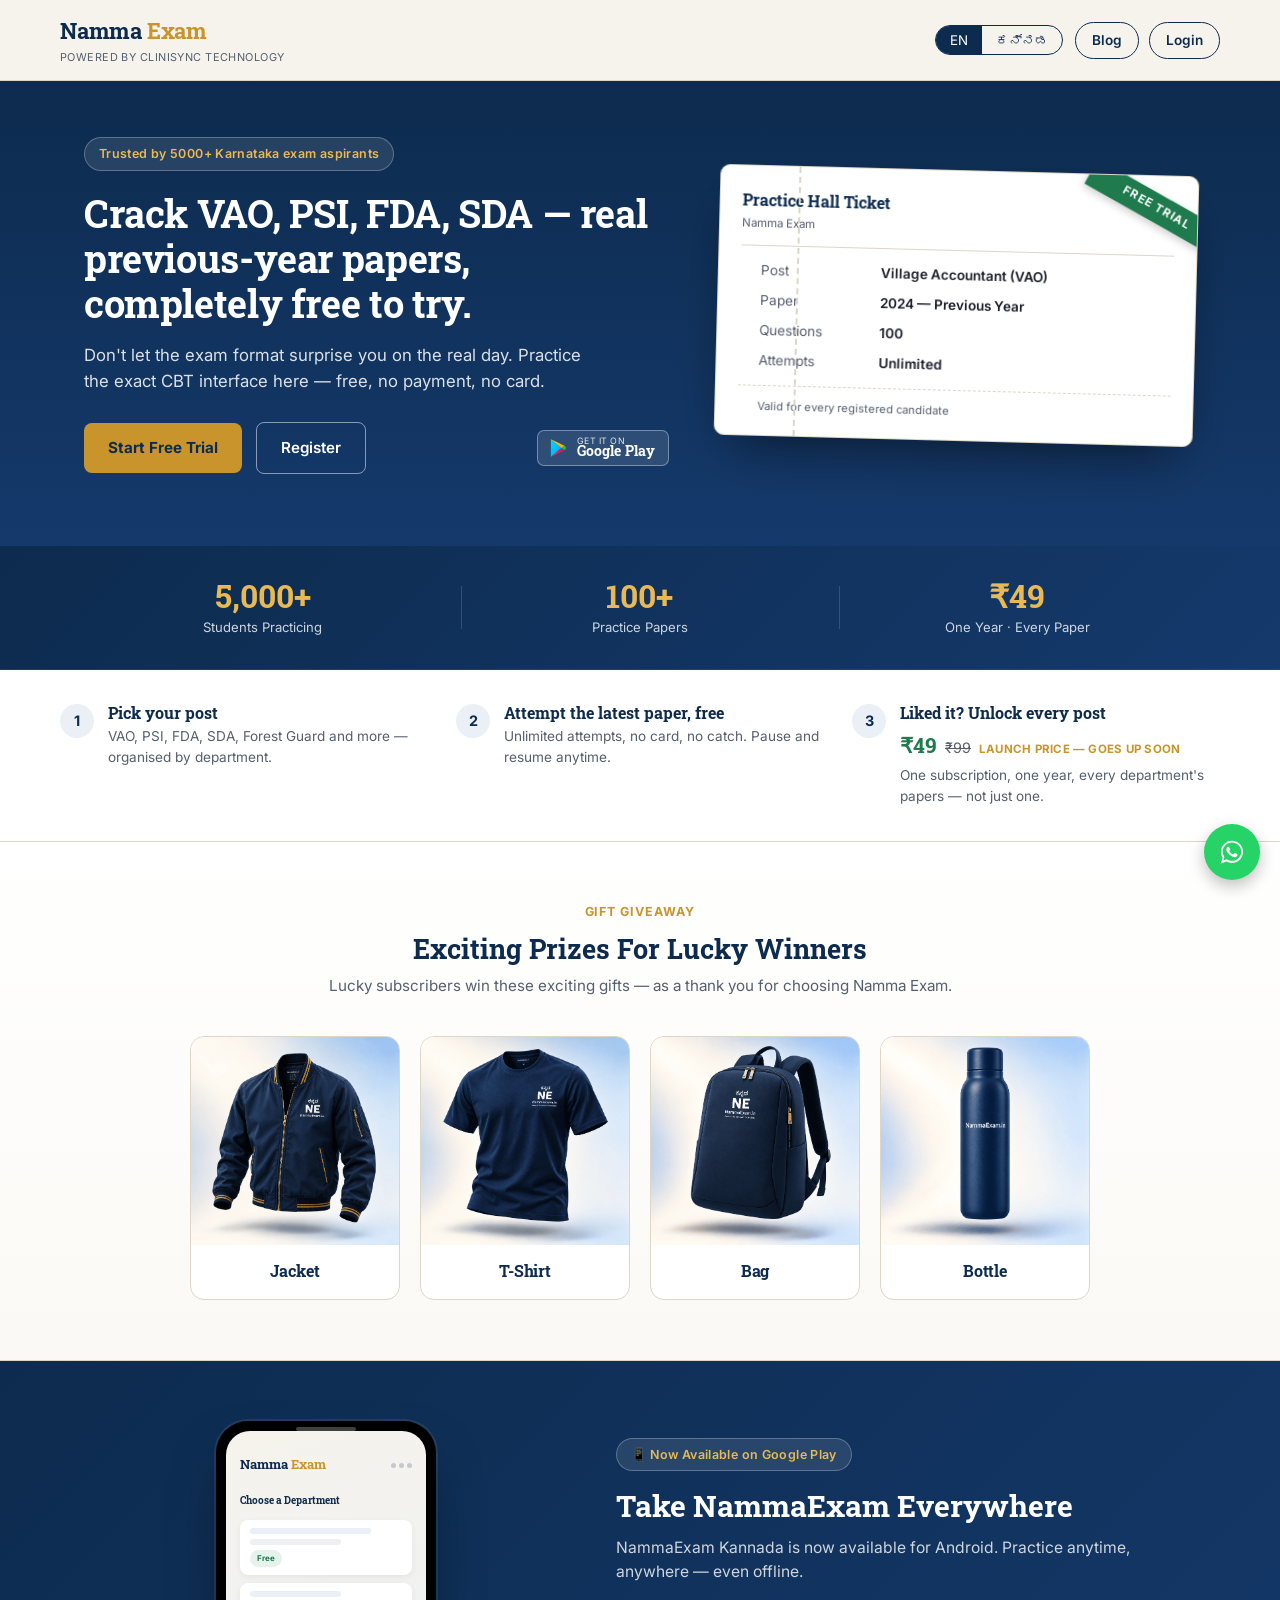
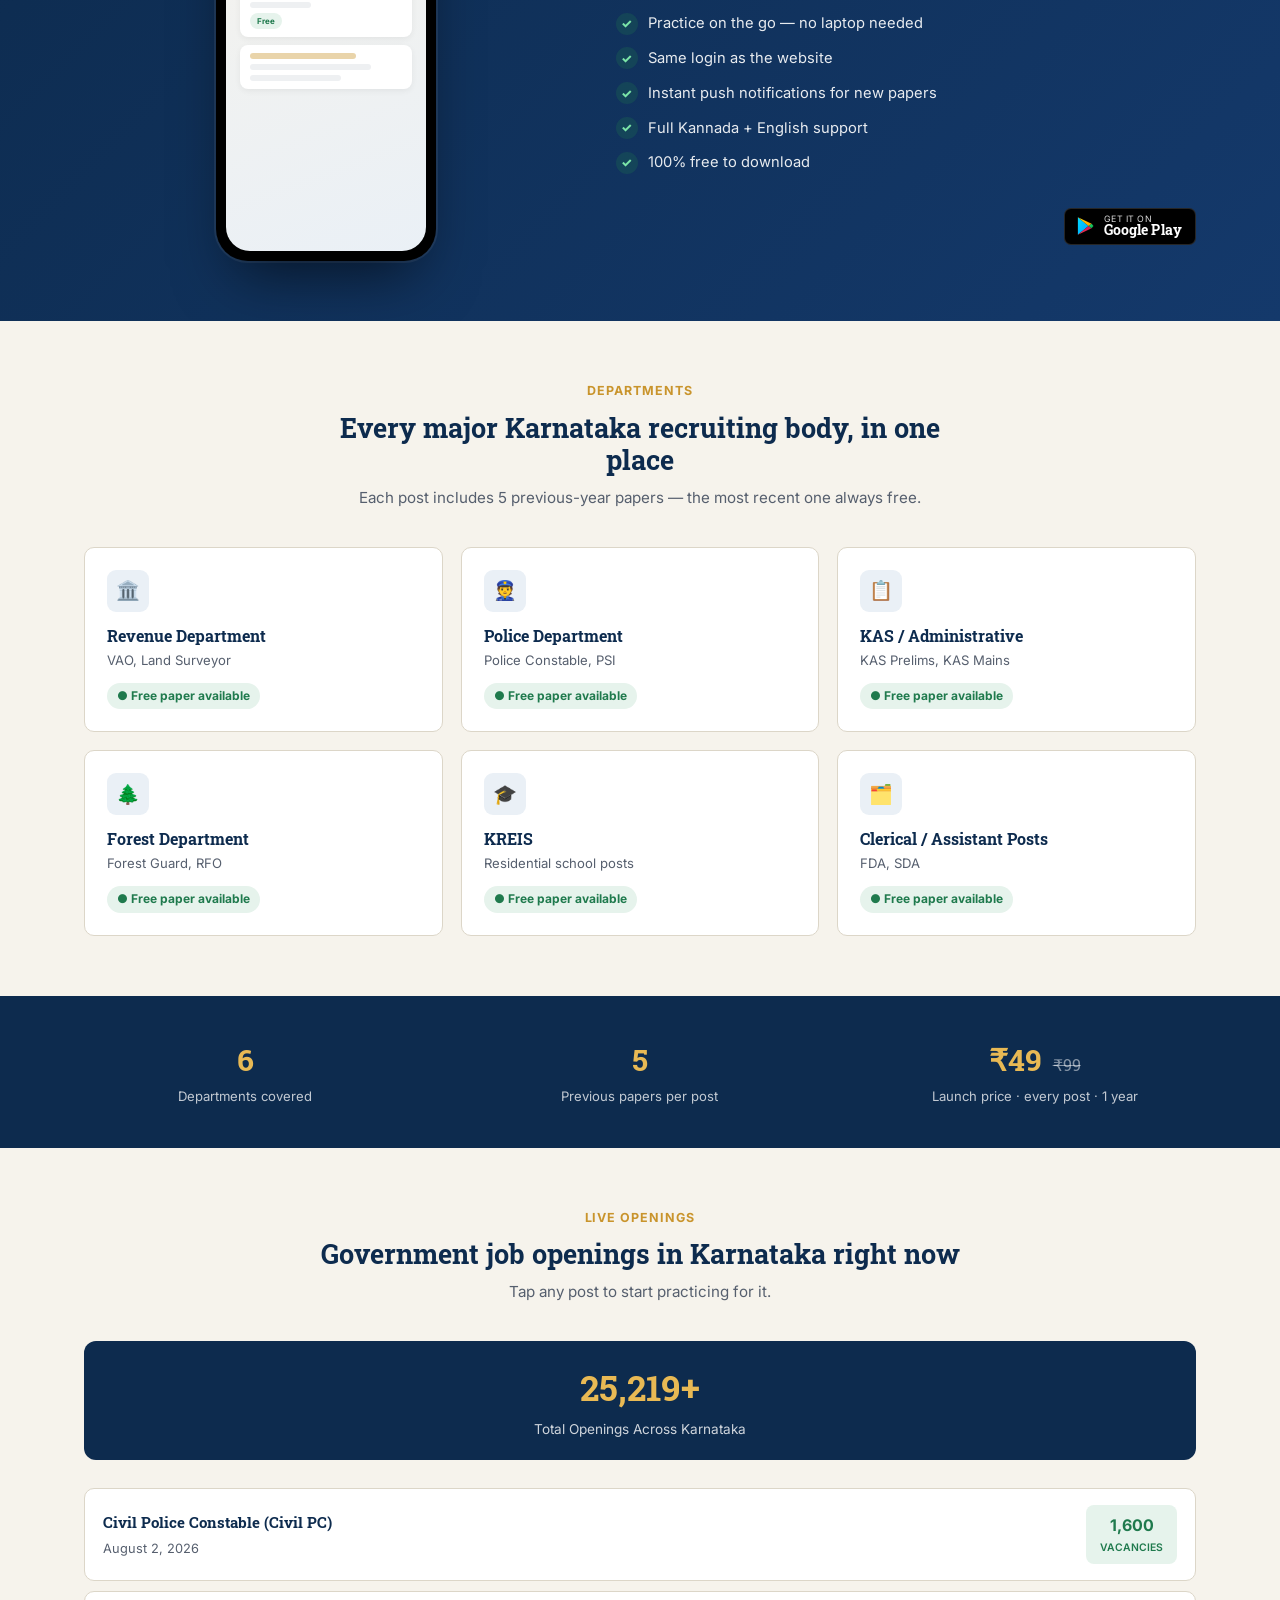
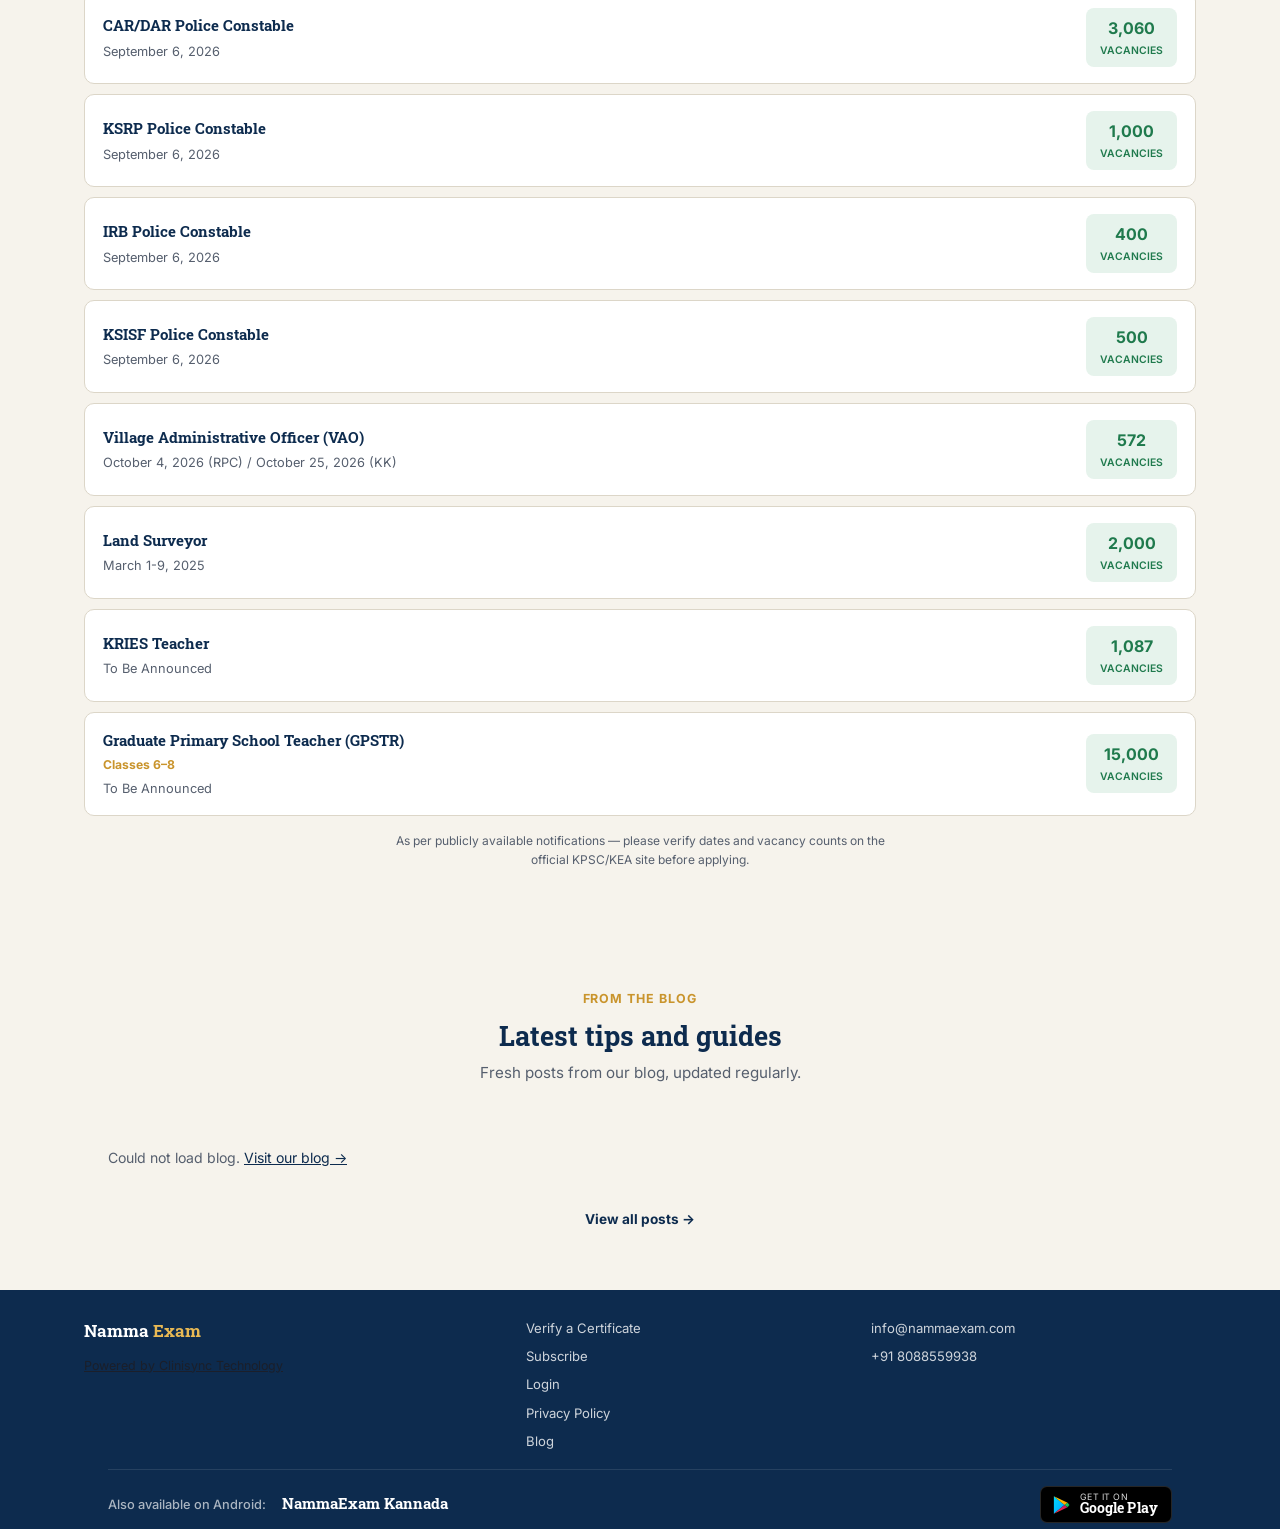
<file: index.html>
<!DOCTYPE html>
<html lang="en" id="htmlRoot">
<head>
<meta charset="UTF-8">
<meta name="viewport" content="width=device-width, initial-scale=1.0">
<title>Namma Exam — Karnataka Government Job Exam Practice</title>
<link rel="icon" type="image/svg+xml" href="favicon.svg">
<link rel="manifest" href="manifest.json">
<meta name="theme-color" content="#0d2b4e">
<link rel="apple-touch-icon" href="icon-192.png">
<link rel="preconnect" href="https://fonts.googleapis.com">
<link href="https://fonts.googleapis.com/css2?family=Roboto+Slab:wght@500;700&family=Inter:wght@400;500;600;700&family=Noto+Serif+Kannada:wght@600;700&family=Noto+Sans+Kannada:wght@400;500;600&display=swap" rel="stylesheet">
<style>
  :root{
    --navy: #0d2b4e;
    --navy-2: #14396b;
    --navy-soft: #eaf0f6;
    --gold: #c9942c;
    --gold-light: #e8b954;
    --paper: #f6f3ec;
    --ink: #1b1f2a;
    --ink-soft: #565f6e;
    --green: #1f7a4d;
    --green-soft: #e6f3ec;
    --whatsapp: #25D366;
    --telegram: #229ED9;
    --line: #dcd6c8;
    --radius: 10px;
    --font-head-en: 'Roboto Slab', serif;
    --font-body-en: 'Inter', sans-serif;
    --font-head-kn: 'Noto Serif Kannada', serif;
    --font-body-kn: 'Noto Sans Kannada', sans-serif;
  }
  *{box-sizing:border-box; margin:0; padding:0;}
  body{
    background: var(--paper);
    color: var(--ink);
    font-family: var(--font-body-en);
    line-height: 1.55;
    -webkit-font-smoothing: antialiased;
  }
  body.lang-kn{ font-family: var(--font-body-kn); }
  body.lang-kn h1, body.lang-kn h2, body.lang-kn h3, body.lang-kn .brand-name{ font-family: var(--font-head-kn); }
  h1,h2,h3{ font-family: var(--font-head-en); color: var(--navy); line-height:1.2; }
  a{ color: inherit; text-decoration:none; }
  img{max-width:100%; display:block;}
  .wrap{ max-width:1160px; margin:0 auto; padding:0 24px; }
  button{ font-family:inherit; cursor:pointer; }

  /* ===== Header ===== */
  header{
    position: sticky; top:0; z-index: 50;
    background: var(--paper);
    border-bottom: 1px solid var(--line);
  }
  .header-inner{
    display:flex; align-items:center; justify-content:space-between;
    padding: 14px 0;
  }
  .brand-row{ display:flex; align-items:center; gap:10px; }
  .brand-row img{ height:32px; width:auto; }
  .brand{ display:flex; flex-direction:column; }
  .brand-name{
    font-family: var(--font-head-en);
    font-size: 1.35rem; font-weight:700; color: var(--navy);
    letter-spacing: -0.01em;
  }
  .brand-name span{ color: var(--gold); }
  .brand-tag{ font-size: 0.68rem; color: var(--ink-soft); letter-spacing:0.04em; text-transform:uppercase; margin-top:2px; }
  .header-actions{ display:flex; align-items:center; gap:12px; }
  .nav-links{ display:flex; align-items:center; gap:10px; }

  .menu-toggle{
    display:none; flex-direction:column; justify-content:center; align-items:center;
    gap:5px; width:38px; height:38px; border:1.5px solid var(--navy); border-radius:8px;
    background:transparent; padding:0; flex-shrink:0;
  }
  .menu-toggle span{
    display:block; width:16px; height:2px; background:var(--navy); border-radius:2px;
    transition: transform 0.2s ease, opacity 0.2s ease;
  }
  .menu-toggle.open span:nth-child(1){ transform: translateY(7px) rotate(45deg); }
  .menu-toggle.open span:nth-child(2){ opacity:0; }
  .menu-toggle.open span:nth-child(3){ transform: translateY(-7px) rotate(-45deg); }

  .mobile-menu{
    display:none; flex-direction:column;
    position:absolute; top:100%; left:0; right:0;
    background:#fff; border-bottom:1px solid var(--line);
    box-shadow: 0 16px 30px -14px rgba(13,43,78,0.3);
  }
  .mobile-menu.open{ display:flex; }
  .mobile-menu a{
    display:flex; align-items:center; gap:12px;
    padding:15px 24px; font-size:0.95rem; font-weight:600; color:var(--navy);
    border-bottom:1px solid var(--line);
  }
  .mobile-menu a:last-child{ border-bottom:none; }
  .mobile-menu a:active{ background:var(--navy-soft); }
  .mobile-menu .menu-emoji{ font-size:1.15rem; width:22px; text-align:center; flex-shrink:0; }

  @media (max-width: 600px){
    .nav-links{ display:none; }
    .menu-toggle{ display:flex; }
  }

  .lang-toggle{
    display:flex; border:1.5px solid var(--navy); border-radius: 999px; overflow:hidden;
    font-size:0.82rem; font-weight:600;
  }
  .lang-toggle button{
    border:none; background: transparent; color: var(--navy);
    padding: 6px 14px;
  }
  .lang-toggle button.active{ background: var(--navy); color: #fff; }

  .btn-login{
    border: 1.5px solid var(--navy); color: var(--navy); background: transparent;
    padding: 7px 16px; border-radius: 999px; font-size:0.85rem; font-weight:600;
  }
  .btn-login:hover{ background: var(--navy-soft); }

  /* ===== Hero ===== */
  .hero{
    background: linear-gradient(180deg, var(--navy) 0%, var(--navy-2) 100%);
    color: #fff;
    padding: 56px 0 72px;
  }
  .hero-grid{
    display:grid; grid-template-columns: 1.1fr 0.9fr; gap: 48px; align-items:center;
  }
  .hero-eyebrow{
    display:inline-flex; align-items:center; gap:8px;
    background: rgba(255,255,255,0.1); border:1px solid rgba(255,255,255,0.25);
    padding: 6px 14px; border-radius: 999px; font-size:0.78rem; font-weight:600;
    color: var(--gold-light); letter-spacing:0.03em; margin-bottom: 20px;
  }
  .hero h1{
    color:#fff; font-size: 2.35rem; font-weight:700; margin-bottom:16px; letter-spacing:-0.01em;
  }
  .hero p.lead{
    font-size: 1.05rem; color: rgba(255,255,255,0.85); max-width: 520px; margin-bottom: 28px;
  }
  .hero-ctas{ display:flex; gap:14px; flex-wrap:wrap; align-items:center; }
  .btn-primary{
    background: var(--gold); color: var(--navy); font-weight:700;
    padding: 13px 24px; border-radius: 8px; border:none; font-size:0.95rem;
  }
  .btn-primary:hover{ background: var(--gold-light); }
  .btn-secondary{
    background: transparent; color:#fff; border:1.5px solid rgba(255,255,255,0.5);
    padding: 13px 24px; border-radius: 8px; font-size:0.95rem; font-weight:600;
  }
  .btn-secondary:hover{ border-color:#fff; }

  /* ===== Play Store badge (custom SVG style) ===== */
  .play-badge{
    display:inline-flex;
    align-items:center;
    gap:10px;
    background:#000;
    color:#fff;
    padding:8px 16px 8px 14px;
    border-radius:8px;
    border:1px solid rgba(255,255,255,0.2);
    transition:transform 0.15s ease, background 0.15s ease;
    text-decoration:none;
    font-family:inherit;
    line-height:1;
  }
  .play-badge:hover{ transform:translateY(-2px); background:#1a1a1a; }
  .play-badge .pb-icon{ width:26px; height:26px; flex-shrink:0; }
  .play-badge .pb-text{ display:flex; flex-direction:column; gap:1px; }
  .play-badge .pb-small{ font-size:0.62rem; letter-spacing:0.06em; text-transform:uppercase; opacity:0.85; }
  .play-badge .pb-large{ font-family:'Roboto Slab', serif; font-size:1rem; font-weight:700; letter-spacing:0.01em; }

  .play-badge.small{
    padding:6px 13px 6px 11px;
    border-radius:7px;
  }
  .play-badge.small .pb-icon{ width:20px; height:20px; }
  .play-badge.small .pb-small{ font-size:0.55rem; }
  .play-badge.small .pb-large{ font-size:0.85rem; }

  /* Hero badge override (on dark bg) */
  .hero .play-badge{
    background: rgba(255,255,255,0.12);
    border:1.5px solid rgba(255,255,255,0.35);
    backdrop-filter: blur(4px);
  }
  .hero .play-badge:hover{ background: rgba(255,255,255,0.2); }

  /* ===== Ticket card ===== */
  .ticket{
    background: #fff; color: var(--ink); border-radius: var(--radius);
    padding: 22px 22px 20px; position:relative; overflow:hidden;
    box-shadow: 0 24px 50px -18px rgba(0,0,0,0.55);
    transform: rotate(1.5deg);
    border: 1px solid var(--line);
  }
  .ticket::before{
    content:""; position:absolute; top:0; bottom:0; left: 78px;
    border-left: 2px dashed var(--line);
  }
  .ticket-stamp{
    position:absolute; top: 18px; right: -34px; width:150px; text-align:center;
    background: var(--green); color:#fff; font-weight:700; font-size:0.72rem;
    letter-spacing:0.08em; padding: 5px 0; transform: rotate(28deg);
    box-shadow: 0 3px 8px rgba(0,0,0,0.2);
  }
  .ticket-head{
    display:flex; justify-content:space-between; align-items:flex-start;
    padding-bottom:12px; margin-bottom:14px; border-bottom:1px solid var(--line);
  }
  .ticket-head .t-title{ font-family: var(--font-head-en); font-weight:700; color:var(--navy); font-size:1rem; }
  .ticket-head .t-sub{ font-size:0.72rem; color:var(--ink-soft); margin-top:2px; }
  .ticket-row{ display:flex; font-size:0.85rem; margin-bottom:9px; padding-left:20px; }
  .ticket-row .k{ width:120px; color: var(--ink-soft); flex-shrink:0; }
  .ticket-row .v{ font-weight:600; color: var(--ink); }
  .ticket-foot{
    margin-top:14px; padding-top:12px; border-top:1px dashed var(--line);
    display:flex; justify-content:space-between; align-items:center; padding-left:20px;
  }
  .ticket-foot small{ color: var(--ink-soft); font-size:0.7rem; }

  /* ===== Trust bar ===== */
  .trust-bar{
    background: linear-gradient(135deg, #0d2b4e 0%, #14396b 100%);
    color: #fff;
    padding: 26px 0;
    border-bottom: 1px solid rgba(255,255,255,0.08);
  }
  .trust-inner{
    display: grid;
    grid-template-columns: repeat(3, 1fr);
    gap: 20px;
    align-items: center;
    text-align: center;
  }
  .trust-item{
    position: relative;
    padding: 6px 12px;
  }
  .trust-item + .trust-item::before{
    content:"";
    position: absolute;
    left: 0; top: 20%; bottom: 20%;
    width: 1px;
    background: rgba(255,255,255,0.15);
  }
  .trust-num{
    font-family: var(--font-head-en);
    font-size: 2rem;
    font-weight: 700;
    color: var(--gold-light);
    line-height: 1.1;
    display: block;
  }
  .trust-lbl{
    font-size: 0.82rem;
    color: rgba(255,255,255,0.8);
    margin-top: 4px;
    display: block;
  }

  /* ===== Steps strip ===== */
  .steps{ background: #fff; border-bottom:1px solid var(--line); }
  .steps-inner{
    display:grid; grid-template-columns: repeat(3,1fr); gap: 28px;
    padding: 34px 0;
  }
  .step{ display:flex; gap:14px; align-items:flex-start; }
  .step-num{
    flex-shrink:0; width:34px; height:34px; border-radius:50%;
    background: var(--navy-soft); color: var(--navy); font-weight:700;
    display:flex; align-items:center; justify-content:center; font-size:0.9rem;
  }
  .step h3{ font-size:0.98rem; margin-bottom:3px; }
  .price-badge{ display:flex; align-items:baseline; gap:8px; margin:6px 0 4px; flex-wrap:wrap; }
  .price-badge b{ font-family:var(--font-head-en); font-size:1.3rem; color:var(--green); }
  .price-badge s{ font-size:0.9rem; color:var(--ink-soft); text-decoration:line-through; }
  .price-badge span{ font-size:0.72rem; font-weight:700; color:var(--gold); text-transform:uppercase; letter-spacing:0.02em; }
  .step p{ font-size:0.85rem; color: var(--ink-soft); }

  /* ===== Section base ===== */
  .section{ padding: 60px 0; }
  .section-head{ text-align:center; max-width:640px; margin:0 auto 38px; }
  .section-head .eyebrow{
    color: var(--gold); font-weight:700; font-size:0.78rem; letter-spacing:0.08em;
    text-transform:uppercase; margin-bottom:10px; display:block;
  }
  .section-head h2{ font-size:1.7rem; margin-bottom:10px; }
  .section-head p{ color: var(--ink-soft); font-size:0.95rem; }

  /* ===== App download section ===== */
  .app-section{
    background: linear-gradient(135deg, var(--navy) 0%, var(--navy-2) 100%);
    color: #fff;
    padding: 60px 0;
    overflow: hidden;
  }
  .app-grid{
    display: grid;
    grid-template-columns: 1fr 1.2fr;
    gap: 48px;
    align-items: center;
  }
  .app-visual{
    position: relative;
    display: flex;
    justify-content: center;
    align-items: center;
  }
  /* CSS-only phone mockup */
  .app-phone{
    width: 220px;
    height: 440px;
    background: #000;
    border-radius: 32px;
    padding: 10px;
    box-shadow: 0 30px 60px -20px rgba(0,0,0,0.6), 0 0 0 2px rgba(255,255,255,0.08);
    position: relative;
  }
  .app-phone::before{
    content:"";
    position: absolute;
    top: 6px; left: 50%;
    transform: translateX(-50%);
    width: 60px; height: 4px;
    background: rgba(255,255,255,0.25);
    border-radius: 999px;
  }
  .app-phone-screen{
    width: 100%;
    height: 100%;
    background: linear-gradient(160deg, #f6f3ec 0%, #eaf0f6 100%);
    border-radius: 24px;
    padding: 24px 14px 14px;
    display: flex;
    flex-direction: column;
    gap: 8px;
    overflow: hidden;
  }
  .apn-top{ display:flex; justify-content:space-between; align-items:center; margin-bottom:10px; }
  .apn-brand{ font-family:var(--font-head-en); font-size:0.8rem; font-weight:700; color:var(--navy); }
  .apn-brand span{ color:var(--gold); }
  .apn-dots{ display:flex; gap:3px; }
  .apn-dots i{ width:5px; height:5px; border-radius:50%; background:#c4c9d1; }
  .apn-title{ font-family:var(--font-head-en); font-size:0.62rem; font-weight:700; color:var(--navy); margin-bottom:4px; }
  .apn-card{
    background: #fff;
    border-radius: 8px;
    padding: 8px 10px;
    display: flex;
    flex-direction: column;
    gap: 5px;
    box-shadow: 0 2px 6px rgba(0,0,0,0.06);
  }
  .apn-line{ height: 6px; border-radius: 3px; background: #eef0f2; }
  .apn-line.w80{ width: 80%; }
  .apn-line.w60{ width: 60%; }
  .apn-line.w40{ width: 40%; }
  .apn-line.navy{ background: var(--navy-soft); }
  .apn-line.gold{ background: rgba(201,148,44,0.4); width: 70%; }
  .apn-pill{ display: inline-block; background: var(--green-soft); color: var(--green); font-size: 0.5rem; font-weight: 700; padding: 2px 7px; border-radius: 999px; align-self: flex-start; }

  .app-content h2{ color:#fff; font-size:1.9rem; margin-bottom:12px; }
  .app-content p.app-lead{ color:rgba(255,255,255,0.8); font-size:0.98rem; margin-bottom:22px; }
  .app-features{ list-style:none; margin-bottom:28px; }
  .app-features li{
    display: flex; align-items: center; gap: 10px;
    font-size: 0.92rem;
    color: rgba(255,255,255,0.9);
    padding: 6px 0;
  }
  .app-features li::before{
    content: "✓";
    display: inline-flex;
    align-items: center;
    justify-content: center;
    width: 22px;
    height: 22px;
    border-radius: 50%;
    background: rgba(31,122,77,0.25);
    color: #7ce6a8;
    font-size: 0.78rem;
    font-weight: 800;
    flex-shrink: 0;
  }
  .app-cta-row{ display: flex; gap: 14px; flex-wrap: wrap; align-items: center; }

  /* ===== Categories ===== */
  .cat-grid{ display:grid; grid-template-columns: repeat(3, 1fr); gap:18px; }
  .cat-card{
    display:block; background:#fff; border:1px solid var(--line); border-radius: var(--radius);
    padding: 22px; transition: transform 0.15s ease, box-shadow 0.15s ease; cursor:pointer;
  }
  .cat-card:hover{ transform: translateY(-3px); box-shadow: 0 14px 30px -18px rgba(13,43,78,0.35); }
  .cat-icon{
    width:42px; height:42px; border-radius:9px; background: var(--navy-soft);
    display:flex; align-items:center; justify-content:center; margin-bottom:14px;
    font-size:1.2rem;
  }
  .cat-card h3{ font-size:1rem; margin-bottom:4px; }
  .cat-card .cat-posts{ font-size:0.82rem; color: var(--ink-soft); margin-bottom:12px; }
  .cat-card .cat-free{
    display:inline-flex; align-items:center; gap:6px; font-size:0.75rem; font-weight:700;
    color: var(--green); background: var(--green-soft); padding:4px 10px; border-radius:999px;
  }

  /* ===== Stats ===== */
  .stats{ background: var(--navy); color:#fff; }
  .stats-inner{
    display:grid; grid-template-columns: repeat(3,1fr); gap:24px; padding: 40px 0; text-align:center;
  }
  .stat b{ display:block; font-family: var(--font-head-en); font-size:1.9rem; color: var(--gold-light); }
  .stat-strike{ font-size:1rem; font-weight:400; color:rgba(255,255,255,0.5); text-decoration:line-through; margin-left:4px; }
  .stat span{ font-size:0.82rem; color: rgba(255,255,255,0.75); }

  /* ===== Prizes ===== */
  .prizes-section{
    background: linear-gradient(180deg, #fff 0%, #faf9f5 100%);
    padding: 60px 0;
    border-bottom: 1px solid var(--line);
  }
  .prizes-grid{
    display: grid; grid-template-columns: repeat(4, 1fr); gap: 20px;
    max-width: 900px; margin: 0 auto;
  }
  .prize-card{
    background: #fff; border: 1px solid var(--line); border-radius: 14px;
    overflow: hidden; transition: transform 0.2s ease, box-shadow 0.2s ease; text-align: center;
  }
  .prize-card:hover{ transform: translateY(-5px); box-shadow: 0 22px 44px -22px rgba(13,43,78,0.35); }
  .prize-image{
    width: 100%; aspect-ratio: 1 / 1;
    background: linear-gradient(135deg, #f6f3ec 0%, #eaf0f6 100%);
    display: flex; align-items: center; justify-content: center;
    overflow: hidden; position: relative;
  }
  .prize-image img{ width: 100%; height: 100%; object-fit: cover; display: block; }
  .prize-image .fallback{
    display: flex; flex-direction: column; align-items: center; justify-content: center;
    gap: 8px; color: #a7b7c9; font-size: 0.78rem; text-align: center; padding: 12px;
  }
  .prize-image .fallback .fb-icon{ font-size: 3rem; line-height: 1; opacity: 0.55; }
  .prize-name{
    padding: 14px 10px 16px; font-family: var(--font-head-en);
    font-size: 0.98rem; font-weight: 700; color: var(--navy); letter-spacing: -0.01em;
  }

  /* ===== Footer ===== */
  .site-footer{ background:var(--navy); padding:0; }
  .footer-grid{ display:grid; grid-template-columns:1.3fr 1fr 1fr; gap:20px; padding:28px 0 12px; }
  .footer-col{ display:flex; flex-direction:column; gap:8px; font-size:0.82rem; }
  .footer-col a{ color:rgba(255,255,255,0.8); }
  .footer-col a:hover{ color:#fff; }
  .footer-brand-name{ font-family:var(--font-head-en); font-weight:700; font-size:1.05rem; color:#fff; margin-bottom:4px; }
  .footer-brand-name span{ color:var(--gold-light); }
  .footer-powered{ font-size:0.78rem; text-decoration:underline; }

  /* Footer app row */
  .footer-app-row{
    display: flex; align-items: center; gap: 14px; flex-wrap: wrap;
    padding: 16px 0 24px;
    border-top: 1px solid rgba(255,255,255,0.1);
    margin-top: 8px;
  }
  .footer-app-label{
    font-size: 0.8rem; color: rgba(255,255,255,0.65); font-weight: 500;
  }
  .footer-app-name{
    font-family: var(--font-head-en); font-size: 0.92rem; font-weight: 700;
    color: #fff; margin-left: 2px;
  }

  #whatsapp-container{ position:fixed; bottom:20px; right:20px; z-index:60; }
  .wa-float{ display:flex; align-items:center; justify-content:center; width:56px; height:56px; background:#25D366; border-radius:50%; box-shadow:0 6px 16px rgba(0,0,0,0.25); transition:transform 0.15s ease; }
  .wa-float:hover{ transform:scale(1.08); }
  @media (max-width:640px){ .footer-grid{ grid-template-columns:1fr; } }

  /* ===== Vacancies ===== */
  .vac-total{
    text-align:center; background: var(--navy); color:#fff; border-radius:12px;
    padding:20px; margin-bottom:28px;
  }
  .vac-total b{ display:block; font-family:var(--font-head-en); font-size:2.2rem; color:var(--gold-light); }
  .vac-total span{ font-size:0.85rem; color:rgba(255,255,255,0.8); }

  .vac-list{ display:flex; flex-direction:column; gap:10px; margin-bottom:16px; }
  .vac-loading{ text-align:center; color:var(--ink-soft); font-size:0.9rem; padding:20px; }
  .vac-card{
    display:flex; justify-content:space-between; align-items:center; gap:14px;
    background:#fff; border:1px solid var(--line); border-radius:10px; padding:16px 18px;
    transition:transform 0.15s ease, box-shadow 0.15s ease;
  }
  .vac-card:hover{ transform:translateY(-2px); box-shadow:0 14px 30px -18px rgba(13,43,78,0.35); }
  .vac-card-main{ flex:1; min-width:0; }
  .vac-card-post{ font-family:var(--font-head-en); font-weight:700; color:var(--navy); font-size:0.95rem; margin-bottom:4px; }
  .vac-card-role{ font-size:0.76rem; color:var(--gold); font-weight:700; margin-bottom:4px; }
  .vac-card-date{ font-size:0.8rem; color:var(--ink-soft); }
  .vac-card-count{
    flex-shrink:0; text-align:center; background:var(--green-soft); color:var(--green);
    border-radius:8px; padding:8px 14px; font-weight:700;
  }
  .vac-card-count small{ display:block; font-weight:600; font-size:0.65rem; text-transform:uppercase; margin-top:2px; }

  .vac-disclaimer{ text-align:center; font-size:0.75rem; color:var(--ink-soft); max-width:520px; margin:0 auto; }

  /* ===== Blog strip ===== */
  .blog-scroll{
    display:flex; gap:16px; overflow-x:auto; padding:4px 4px 14px; margin-bottom:6px;
    scroll-snap-type:x proximity; -webkit-overflow-scrolling:touch;
  }
  .blog-scroll::-webkit-scrollbar{ height:6px; }
  .blog-scroll::-webkit-scrollbar-thumb{ background:var(--line); border-radius:999px; }
  .blog-scroll-card{
    flex:0 0 auto; width:240px; background:#fff; border:1px solid var(--line); border-radius:10px;
    overflow:hidden; scroll-snap-align:start; transition:transform 0.15s ease, box-shadow 0.15s ease;
  }
  .blog-scroll-card:hover{ transform:translateY(-3px); box-shadow:0 14px 28px -18px rgba(13,43,78,0.35); }
  .blog-scroll-card img{ width:100%; aspect-ratio:16/9; object-fit:cover; background:var(--navy-soft); display:block; }
  .bsc-body{ padding:12px 14px 14px; }
  .bsc-tag{ font-size:0.62rem; font-weight:700; color:var(--gold); text-transform:uppercase; letter-spacing:0.03em; display:block; margin-bottom:6px; }
  .bsc-title{ font-family:var(--font-head-en); font-size:0.88rem; color:var(--navy); line-height:1.35; }
  .blog-view-all{ display:block; text-align:center; font-size:0.85rem; font-weight:700; color:var(--navy); }
  .blog-view-all:hover{ text-decoration:underline; }
  .blog-loading{ text-align:center; color:var(--ink-soft); font-size:0.88rem; padding:20px; }

  /* ===== Responsive ===== */
  @media (max-width: 900px){
    .prizes-grid{ grid-template-columns: repeat(2, 1fr); gap: 14px; }
    .app-grid{ grid-template-columns: 1fr; gap: 32px; }
    .app-visual{ order: -1; }
  }

  @media (max-width: 860px){
    .hero-grid{ grid-template-columns: 1fr; }
    .hero{ padding: 40px 0 50px; }
    .hero h1{ font-size: 1.7rem; }
    .steps-inner{ grid-template-columns: 1fr; gap:20px; }
    .cat-grid{ grid-template-columns: 1fr 1fr; }
    .stats-inner{ grid-template-columns: 1fr; gap: 18px; }
    .ticket{ transform: none; }
    .trust-inner{ gap: 8px; }
    .trust-num{ font-size: 1.6rem; }
    .trust-item + .trust-item::before{ display:none; }
    .app-content h2{ font-size: 1.5rem; }
  }
  @media (max-width: 520px){
    .cat-grid{ grid-template-columns: 1fr; }
    .hero h1{ font-size:1.4rem; }

    .header-inner{ gap:8px; }
    .brand-row{ gap:6px; min-width:0; }
    .brand-row img{ height:24px; }
    .brand{ min-width:0; }
    .brand-name{ font-size:1.05rem; white-space:nowrap; }
    .brand-tag{ display:none; }
    .header-actions{ gap:6px; flex-shrink:0; }
    .lang-toggle button{ padding:5px 9px; font-size:0.72rem; }

    .prizes-grid{ grid-template-columns: repeat(2, 1fr); gap: 10px; }
    .prize-name{ font-size: 0.85rem; padding: 10px 6px 12px; }
    .blog-scroll-card{ width:200px; }
    .vac-card{ flex-direction:column; align-items:flex-start; }
    .vac-card-count{ align-self:stretch; }

    .app-phone{ width: 190px; height: 380px; }
    .play-badge .pb-large{ font-size: 0.9rem; }
  }
  @media (max-width: 360px){
    .brand-name{ font-size:0.95rem; }
  }

  html { scroll-behavior: smooth; }
</style>
</head>
<body>

<header>
  <div class="wrap header-inner">
    <div class="brand-row">
      <div class="brand">
        <div class="brand-name">Namma <span>Exam</span></div>
        <div class="brand-tag" data-en="Powered by Clinisync Technology" data-kn="Powered by Clinisync Technology">Powered by Clinisync Technology</div>
      </div>
    </div>
    <div class="header-actions">
      <div class="lang-toggle">
        <button id="btn-en" data-lang="en" class="active" onclick="setLang('en')">EN</button>
        <button id="btn-kn" data-lang="kn" onclick="setLang('kn')">ಕನ್ನಡ</button>
      </div>
      <nav class="nav-links">
        <a href="https://blog.nammaexam.xyz/" target="_blank" rel="noopener" class="btn-login" data-en="Blog" data-kn="ಬ್ಲಾಗ್">Blog</a>
        <a href="auth.html?tab=login" class="btn-login" data-en="Login" data-kn="ಲಾಗಿನ್">Login</a>
      </nav>
      <button class="menu-toggle" id="menuToggle" onclick="toggleMobileMenu()" aria-label="Menu" aria-expanded="false" aria-controls="mobileMenu">
        <span></span><span></span><span></span>
      </button>
    </div>
  </div>
  <nav class="mobile-menu" id="mobileMenu">
    <a href="https://blog.nammaexam.xyz/" target="_blank" rel="noopener"><span class="menu-emoji">📄</span><span data-en="Blog" data-kn="ಬ್ಲಾಗ್">Blog</span></a>
    <a href="#site-footer" onclick="toggleMobileMenu(false);"><span class="menu-emoji">💬</span><span data-en="Customer Support" data-kn="ಗ್ರಾಹಕ ಬೆಂಬಲ">Customer Support</span></a>
    <a href="auth.html?tab=login"><span class="menu-emoji">👤</span><span data-en="Login" data-kn="ಲಾಗಿನ್">Login</span></a>
  </nav>
</header>

<!-- HERO -->
<section class="hero">
  <div class="wrap hero-grid">
    <div>
      <div class="hero-eyebrow" data-en="Trusted by 5000+ Karnataka exam aspirants" data-kn="5000+ ಕರ್ನಾಟಕ ಪರೀಕ್ಷಾ ಆಕಾಂಕ್ಷಿಗಳಿಂದ ವಿಶ್ವಾಸ">Trusted by 5000+ Karnataka exam aspirants</div>
      <h1 data-en="Crack VAO, PSI, FDA, SDA — real previous-year papers, completely free to try."
          data-kn="VAO, PSI, FDA, SDA ಪರೀಕ್ಷೆಗಳನ್ನು ಗೆಲ್ಲಿ — ನೈಜ ಹಿಂದಿನ ವರ್ಷದ ಪ್ರಶ್ನೆಪತ್ರಿಕೆಗಳು, ಸಂಪೂರ್ಣ ಉಚಿತವಾಗಿ ಪ್ರಯತ್ನಿಸಿ.">
        Crack VAO, PSI, FDA, SDA — real previous-year papers, completely free to try.
      </h1>
      <p class="lead" data-en="Don't let the exam format surprise you on the real day. Practice the exact CBT interface here — free, no payment, no card."
         data-kn="ನಿಜವಾದ ದಿನದಂದು ಪರೀಕ್ಷೆಯ ಸ್ವರೂಪ ನಿಮ್ಮನ್ನು ಆಶ್ಚರ್ಯಗೊಳಿಸದಿರಲಿ. ನಿಖರವಾದ CBT ಇಂಟರ್‌ಫೇಸ್ ಅನ್ನು ಇಲ್ಲಿ ಅಭ್ಯಾಸ ಮಾಡಿ — ಉಚಿತ, ಪಾವತಿ ಬೇಕಿಲ್ಲ, ಕಾರ್ಡ್ ಬೇಕಿಲ್ಲ.">
        Don't let the exam format surprise you on the real day. Practice the exact CBT interface here — free, no payment, no card.
      </p>
      <div class="hero-ctas">
        <a href="browse.html" class="btn-primary" data-en="Start Free Trial" data-kn="ಉಚಿತ ಪ್ರಯತ್ನ ಪ್ರಾರಂಭಿಸಿ">Start Free Trial</a>
        <a href="auth.html?tab=register" class="btn-secondary" data-en="Register" data-kn="ನೋಂದಣಿ">Register</a>

        <!-- Play Store badge — compact -->
        <a class="play-badge" href="https://play.google.com/store/apps/details?id=com.nammaexam.aab&pcampaignid=web_share" target="_blank" rel="noopener" aria-label="Get it on Google Play">
          <svg class="pb-icon" viewBox="0 0 512 512" xmlns="http://www.w3.org/2000/svg" aria-hidden="true">
            <defs>
              <linearGradient id="pgA" x1="0" y1="0" x2="1" y2="1">
                <stop offset="0" stop-color="#00d9ff"/>
                <stop offset="1" stop-color="#00a1ff"/>
              </linearGradient>
              <linearGradient id="pgB" x1="0" y1="0" x2="1" y2="0">
                <stop offset="0" stop-color="#ffd800"/>
                <stop offset="1" stop-color="#ffa000"/>
              </linearGradient>
              <linearGradient id="pgC" x1="0" y1="1" x2="1" y2="0">
                <stop offset="0" stop-color="#ff3a44"/>
                <stop offset="1" stop-color="#c31162"/>
              </linearGradient>
              <linearGradient id="pgD" x1="0" y1="0" x2="1" y2="1">
                <stop offset="0" stop-color="#32e070"/>
                <stop offset="1" stop-color="#00a045"/>
              </linearGradient>
            </defs>
            <path fill="url(#pgA)" d="M48 32 320 256 48 480z"/>
            <path fill="url(#pgB)" d="M48 32 400 200 320 256z"/>
            <path fill="url(#pgC)" d="M320 256 400 312 48 480z"/>
            <path fill="url(#pgD)" d="M320 256 400 200 448 256 400 312z"/>
          </svg>
          <span class="pb-text">
            <span class="pb-small">Get it on</span>
            <span class="pb-large">Google Play</span>
          </span>
        </a>
      </div>
    </div>

    <div class="ticket">
      <div class="ticket-stamp" data-en="FREE TRIAL" data-kn="ಉಚಿತ ಪ್ರಯತ್ನ">FREE TRIAL</div>
      <div class="ticket-head">
        <div>
          <div class="t-title" data-en="Practice Hall Ticket" data-kn="ಅಭ್ಯಾಸ ಹಾಲ್ ಟಿಕೆಟ್">Practice Hall Ticket</div>
          <div class="t-sub" data-en="Namma Exam" data-kn="ನಮ್ಮ ಎಕ್ಸಾಮ್">Namma Exam</div>
        </div>
      </div>
      <div class="ticket-row"><span class="k" data-en="Post" data-kn="ಹುದ್ದೆ">Post</span><span class="v">Village Accountant (VAO)</span></div>
      <div class="ticket-row"><span class="k" data-en="Paper" data-kn="ಪ್ರಶ್ನೆಪತ್ರಿಕೆ">Paper</span><span class="v" data-en="2024 — Previous Year" data-kn="2024 — ಹಿಂದಿನ ವರ್ಷ">2024 — Previous Year</span></div>
      <div class="ticket-row"><span class="k" data-en="Questions" data-kn="ಪ್ರಶ್ನೆಗಳು">Questions</span><span class="v">100</span></div>
      <div class="ticket-row"><span class="k" data-en="Attempts" data-kn="ಪ್ರಯತ್ನಗಳು">Attempts</span><span class="v" data-en="Unlimited" data-kn="ಅಪರಿಮಿತ">Unlimited</span></div>
      <div class="ticket-foot">
        <small data-en="Valid for every registered candidate" data-kn="ಪ್ರತಿ ನೋಂದಾಯಿತ ಅಭ್ಯರ್ಥಿಗೆ ಮಾನ್ಯ">Valid for every registered candidate</small>
      </div>
    </div>
  </div>
</section>

<!-- TRUST BAR -->
<section class="trust-bar">
  <div class="wrap trust-inner">
    <div class="trust-item">
      <span class="trust-num" data-counter="5000" data-suffix="+">5000+</span>
      <span class="trust-lbl" data-en="Students Practicing" data-kn="ಅಭ್ಯಾಸ ಮಾಡುತ್ತಿರುವ ವಿದ್ಯಾರ್ಥಿಗಳು">Students Practicing</span>
    </div>
    <div class="trust-item">
      <span class="trust-num" data-counter="100" data-suffix="+">100+</span>
      <span class="trust-lbl" data-en="Practice Papers" data-kn="ಅಭ್ಯಾಸ ಪ್ರಶ್ನೆಪತ್ರಿಕೆಗಳು">Practice Papers</span>
    </div>
    <div class="trust-item">
      <span class="trust-num">₹49</span>
      <span class="trust-lbl" data-en="One Year · Every Paper" data-kn="ಒಂದು ವರ್ಷ · ಎಲ್ಲಾ ಪ್ರಶ್ನೆಪತ್ರಿಕೆಗಳು">One Year · Every Paper</span>
    </div>
  </div>
</section>

<!-- STEPS -->
<section class="steps">
  <div class="wrap steps-inner">
    <div class="step">
      <div class="step-num">1</div>
      <div>
        <h3 data-en="Pick your post" data-kn="ನಿಮ್ಮ ಹುದ್ದೆ ಆಯ್ಕೆಮಾಡಿ">Pick your post</h3>
        <p data-en="VAO, PSI, FDA, SDA, Forest Guard and more — organised by department." data-kn="VAO, PSI, FDA, SDA, ಅರಣ್ಯ ಸಿಬ್ಬಂದಿ ಮತ್ತು ಇನ್ನಷ್ಟು — ಇಲಾಖೆಯ ಪ್ರಕಾರ ಜೋಡಿಸಲಾಗಿದೆ.">VAO, PSI, FDA, SDA, Forest Guard and more — organised by department.</p>
      </div>
    </div>
    <div class="step">
      <div class="step-num">2</div>
      <div>
        <h3 data-en="Attempt the latest paper, free" data-kn="ಇತ್ತೀಚಿನ ಪ್ರಶ್ನೆಪತ್ರಿಕೆಯನ್ನು ಉಚಿತವಾಗಿ ಪ್ರಯತ್ನಿಸಿ">Attempt the latest paper, free</h3>
        <p data-en="Unlimited attempts, no card, no catch. Pause and resume anytime." data-kn="ಅಪರಿಮಿತ ಪ್ರಯತ್ನಗಳು, ಕಾರ್ಡ್ ಇಲ್ಲ. ಯಾವಾಗ ಬೇಕಾದರೂ ವಿರಾಮ ಮತ್ತು ಮುಂದುವರಿಸಿ.">Unlimited attempts, no card, no catch. Pause and resume anytime.</p>
      </div>
    </div>
    <div class="step">
      <div class="step-num">3</div>
      <div>
        <h3 data-en="Liked it? Unlock every post" data-kn="ಇಷ್ಟವಾಯಿತೆ? ಎಲ್ಲಾ ಹುದ್ದೆಗಳನ್ನು ಅನ್‌ಲಾಕ್ ಮಾಡಿ">Liked it? Unlock every post</h3>
        <div class="price-badge">
          <b>₹49</b><s>₹99</s>
          <span data-en="Launch price — goes up soon" data-kn="ಲಾಂಚ್ ಬೆಲೆ — ಶೀಘ್ರದಲ್ಲೇ ಹೆಚ್ಚಾಗುತ್ತದೆ">Launch price — goes up soon</span>
        </div>
        <p data-en="One subscription, one year, every department's papers — not just one." data-kn="ಒಂದು ಚಂದಾದಾರಿಕೆ, ಒಂದು ವರ್ಷ, ಎಲ್ಲಾ ಇಲಾಖೆಗಳ ಪ್ರಶ್ನೆಪತ್ರಿಕೆಗಳು.">One subscription, one year, every department's papers — not just one.</p>
      </div>
    </div>
  </div>
</section>

<!-- PRIZES -->
<section class="prizes-section">
  <div class="wrap">
    <div class="section-head">
      <span class="eyebrow" data-en="Gift Giveaway" data-kn="ಉಡುಗೊರೆ ವಿತರಣೆ">Gift Giveaway</span>
      <h2 data-en="Exciting Prizes For Lucky Winners" data-kn="ಅದೃಷ್ಟವಂತ ವಿಜೇತರಿಗೆ ಆಕರ್ಷಕ ಬಹುಮಾನಗಳು">Exciting Prizes For Lucky Winners</h2>
      <p data-en="Lucky subscribers win these exciting gifts — as a thank you for choosing Namma Exam."
         data-kn="ಅದೃಷ್ಟವಂತ ಚಂದಾದಾರರು ಈ ಆಕರ್ಷಕ ಉಡುಗೊರೆಗಳನ್ನು ಗೆಲ್ಲುತ್ತಾರೆ.">
        Lucky subscribers win these exciting gifts — as a thank you for choosing Namma Exam.
      </p>
    </div>

    <div class="prizes-grid">
      <div class="prize-card">
        <div class="prize-image">
          <img src="images/nammawinner1.png" alt="Jacket"
               onerror="this.style.display='none'; this.parentElement.innerHTML='<div class=&quot;fallback&quot;><span class=&quot;fb-icon&quot;>🧥</span><span>Jacket</span></div>';">
        </div>
        <div class="prize-name" data-en="Jacket" data-kn="ಜಾಕೆಟ್">Jacket</div>
      </div>
      <div class="prize-card">
        <div class="prize-image">
          <img src="images/nammawinner2.png" alt="T-Shirt"
               onerror="this.style.display='none'; this.parentElement.innerHTML='<div class=&quot;fallback&quot;><span class=&quot;fb-icon&quot;>👕</span><span>T-Shirt</span></div>';">
        </div>
        <div class="prize-name" data-en="T-Shirt" data-kn="ಟಿ-ಶರ್ಟ್">T-Shirt</div>
      </div>
      <div class="prize-card">
        <div class="prize-image">
          <img src="images/nammawinner3.png" alt="Bag"
               onerror="this.style.display='none'; this.parentElement.innerHTML='<div class=&quot;fallback&quot;><span class=&quot;fb-icon&quot;>🎒</span><span>Bag</span></div>';">
        </div>
        <div class="prize-name" data-en="Bag" data-kn="ಬ್ಯಾಗ್">Bag</div>
      </div>
      <div class="prize-card">
        <div class="prize-image">
          <img src="images/nammawinner4.png" alt="Bottle"
               onerror="this.style.display='none'; this.parentElement.innerHTML='<div class=&quot;fallback&quot;><span class=&quot;fb-icon&quot;>🥤</span><span>Bottle</span></div>';">
        </div>
        <div class="prize-name" data-en="Bottle" data-kn="ಬಾಟಲ್">Bottle</div>
      </div>
    </div>
  </div>
</section>

<!-- APP DOWNLOAD SECTION (NEW) -->
<section class="app-section">
  <div class="wrap app-grid">
    <div class="app-visual">
      <div class="app-phone">
        <div class="app-phone-screen">
          <div class="apn-top">
            <div class="apn-brand">Namma <span>Exam</span></div>
            <div class="apn-dots"><i></i><i></i><i></i></div>
          </div>
          <div class="apn-title">Choose a Department</div>
          <div class="apn-card">
            <div class="apn-line navy w80"></div>
            <div class="apn-line w60"></div>
            <span class="apn-pill">Free</span>
          </div>
          <div class="apn-card">
            <div class="apn-line navy w60"></div>
            <div class="apn-line w40"></div>
            <span class="apn-pill">Free</span>
          </div>
          <div class="apn-card">
            <div class="apn-line gold"></div>
            <div class="apn-line w80"></div>
            <div class="apn-line w60"></div>
          </div>
        </div>
      </div>
    </div>
    <div class="app-content">
      <div class="hero-eyebrow" style="margin-bottom:16px; background:rgba(255,255,255,0.1); color:var(--gold-light); border-color:rgba(255,255,255,0.25);">
        <span data-en="📱 Now Available on Google Play" data-kn="📱 ಈಗ Google Play ನಲ್ಲಿ ಲಭ್ಯವಿದೆ">📱 Now Available on Google Play</span>
      </div>
      <h2 data-en="Take NammaExam Everywhere" data-kn="ನಮ್ಮ ಎಕ್ಸಾಮ್ ಅನ್ನು ಎಲ್ಲೆಡೆ ಒಯ್ಯಿರಿ">Take NammaExam Everywhere</h2>
      <p class="app-lead" data-en="NammaExam Kannada is now available for Android. Practice anytime, anywhere — even offline."
         data-kn="ನಮ್ಮ ಎಕ್ಸಾಮ್ ಕನ್ನಡ ಈಗ Android ಗಾಗಿ ಲಭ್ಯವಿದೆ.">
        NammaExam Kannada is now available for Android. Practice anytime, anywhere — even offline.
      </p>
      <ul class="app-features">
        <li data-en="Practice on the go — no laptop needed" data-kn="ಪ್ರಯಾಣದಲ್ಲೂ ಅಭ್ಯಾಸ">Practice on the go — no laptop needed</li>
        <li data-en="Same login as the website" data-kn="ವೆಬ್‌ಸೈಟ್‌ನಂತೆಯೇ ಲಾಗಿನ್">Same login as the website</li>
        <li data-en="Instant push notifications for new papers" data-kn="ಹೊಸ ಪ್ರಶ್ನೆಪತ್ರಿಕೆಗಳಿಗೆ ತಕ್ಷಣ ಅಧಿಸೂಚನೆಗಳು">Instant push notifications for new papers</li>
        <li data-en="Full Kannada + English support" data-kn="ಪೂರ್ಣ ಕನ್ನಡ + ಇಂಗ್ಲಿಷ್ ಬೆಂಬಲ">Full Kannada + English support</li>
        <li data-en="100% free to download" data-kn="ಡೌನ್‌ಲೋಡ್ 100% ಉಚಿತ">100% free to download</li>
      </ul>
      <div class="app-cta-row">
        <a class="play-badge" href="https://play.google.com/store/apps/details?id=com.nammaexam.aab&pcampaignid=web_share" target="_blank" rel="noopener" aria-label="Get it on Google Play">
          <svg class="pb-icon" viewBox="0 0 512 512" xmlns="http://www.w3.org/2000/svg" aria-hidden="true">
            <defs>
              <linearGradient id="pgA2" x1="0" y1="0" x2="1" y2="1">
                <stop offset="0" stop-color="#00d9ff"/>
                <stop offset="1" stop-color="#00a1ff"/>
              </linearGradient>
              <linearGradient id="pgB2" x1="0" y1="0" x2="1" y2="0">
                <stop offset="0" stop-color="#ffd800"/>
                <stop offset="1" stop-color="#ffa000"/>
              </linearGradient>
              <linearGradient id="pgC2" x1="0" y1="1" x2="1" y2="0">
                <stop offset="0" stop-color="#ff3a44"/>
                <stop offset="1" stop-color="#c31162"/>
              </linearGradient>
              <linearGradient id="pgD2" x1="0" y1="0" x2="1" y2="1">
                <stop offset="0" stop-color="#32e070"/>
                <stop offset="1" stop-color="#00a045"/>
              </linearGradient>
            </defs>
            <path fill="url(#pgA2)" d="M48 32 320 256 48 480z"/>
            <path fill="url(#pgB2)" d="M48 32 400 200 320 256z"/>
            <path fill="url(#pgC2)" d="M320 256 400 312 48 480z"/>
            <path fill="url(#pgD2)" d="M320 256 400 200 448 256 400 312z"/>
          </svg>
          <span class="pb-text">
            <span class="pb-small">Get it on</span>
            <span class="pb-large">Google Play</span>
          </span>
        </a>
      </div>
    </div>
  </div>
</section>

<!-- DEPARTMENTS -->
<section class="section">
  <div class="wrap">
    <div class="section-head">
      <span class="eyebrow" data-en="Departments" data-kn="ಇಲಾಖೆಗಳು">Departments</span>
      <h2 data-en="Every major Karnataka recruiting body, in one place" data-kn="ಎಲ್ಲಾ ಪ್ರಮುಖ ಕರ್ನಾಟಕ ನೇಮಕಾತಿ ಸಂಸ್ಥೆಗಳು, ಒಂದೇ ಸ್ಥಳದಲ್ಲಿ">Every major Karnataka recruiting body, in one place</h2>
      <p data-en="Each post includes 5 previous-year papers — the most recent one always free." data-kn="ಪ್ರತಿ ಹುದ್ದೆಗೆ 5 ಹಿಂದಿನ ವರ್ಷದ ಪ್ರಶ್ನೆಪತ್ರಿಕೆಗಳಿವೆ — ಇತ್ತೀಚಿನದು ಯಾವಾಗಲೂ ಉಚಿತ.">Each post includes 5 previous-year papers — the most recent one always free.</p>
    </div>

    <div class="cat-grid">
      <a href="browse.html" class="cat-card">
        <div class="cat-icon">🏛️</div>
        <h3 data-en="Revenue Department" data-kn="ರಾಜಸ್ವ ಇಲಾಖೆ">Revenue Department</h3>
        <div class="cat-posts" data-en="VAO, Land Surveyor" data-kn="ಗ್ರಾಮ ಲೆಕ್ಕಿಗ, ಭೂ ಸರ್ವೇಯರ್">VAO, Land Surveyor</div>
        <span class="cat-free" data-en="● Free paper available" data-kn="● ಉಚಿತ ಪ್ರಶ್ನೆಪತ್ರಿಕೆ ಲಭ್ಯ">● Free paper available</span>
      </a>
      <a href="browse.html" class="cat-card">
        <div class="cat-icon">👮</div>
        <h3 data-en="Police Department" data-kn="ಪೊಲೀಸ್ ಇಲಾಖೆ">Police Department</h3>
        <div class="cat-posts" data-en="Police Constable, PSI" data-kn="ಪೊಲೀಸ್ ಕಾನ್‌ಸ್ಟೇಬಲ್, ಪಿಎಸ್‌ಐ">Police Constable, PSI</div>
        <span class="cat-free" data-en="● Free paper available" data-kn="● ಉಚಿತ ಪ್ರಶ್ನೆಪತ್ರಿಕೆ ಲಭ್ಯ">● Free paper available</span>
      </a>
      <a href="browse.html" class="cat-card">
        <div class="cat-icon">📋</div>
        <h3 data-en="KAS / Administrative" data-kn="ಕೆಎಎಸ್ / ಆಡಳಿತ">KAS / Administrative</h3>
        <div class="cat-posts" data-en="KAS Prelims, KAS Mains" data-kn="ಕೆಎಎಸ್ ಪೂರ್ವಭಾವಿ, ಕೆಎಎಸ್ ಮುಖ್ಯ">KAS Prelims, KAS Mains</div>
        <span class="cat-free" data-en="● Free paper available" data-kn="● ಉಚಿತ ಪ್ರಶ್ನೆಪತ್ರಿಕೆ ಲಭ್ಯ">● Free paper available</span>
      </a>
      <a href="browse.html" class="cat-card">
        <div class="cat-icon">🌲</div>
        <h3 data-en="Forest Department" data-kn="ಅರಣ್ಯ ಇಲಾಖೆ">Forest Department</h3>
        <div class="cat-posts" data-en="Forest Guard, RFO" data-kn="ಅರಣ್ಯ ಸಿಬ್ಬಂದಿ, ಆರ್‌ಎಫ್‌ಒ">Forest Guard, RFO</div>
        <span class="cat-free" data-en="● Free paper available" data-kn="● ಉಚಿತ ಪ್ರಶ್ನೆಪತ್ರಿಕೆ ಲಭ್ಯ">● Free paper available</span>
      </a>
      <a href="browse.html" class="cat-card">
        <div class="cat-icon">🎓</div>
        <h3 data-en="KREIS" data-kn="ಕೆಆರ್‌ಇಐಎಸ್">KREIS</h3>
        <div class="cat-posts" data-en="Residential school posts" data-kn="ವಸತಿ ಶಾಲಾ ಹುದ್ದೆಗಳು">Residential school posts</div>
        <span class="cat-free" data-en="● Free paper available" data-kn="● ಉಚಿತ ಪ್ರಶ್ನೆಪತ್ರಿಕೆ ಲಭ್ಯ">● Free paper available</span>
      </a>
      <a href="browse.html" class="cat-card">
        <div class="cat-icon">🗂️</div>
        <h3 data-en="Clerical / Assistant Posts" data-kn="ಕಚೇರಿ ಸಹಾಯಕ ಹುದ್ದೆಗಳು">Clerical / Assistant Posts</h3>
        <div class="cat-posts" data-en="FDA, SDA" data-kn="ಎಫ್‌ಡಿಎ, ಎಸ್‌ಡಿಎ">FDA, SDA</div>
        <span class="cat-free" data-en="● Free paper available" data-kn="● ಉಚಿತ ಪ್ರಶ್ನೆಪತ್ರಿಕೆ ಲಭ್ಯ">● Free paper available</span>
      </a>
    </div>
  </div>
</section>

<!-- STATS -->
<section class="stats">
  <div class="wrap stats-inner">
    <div class="stat"><b>6</b><span data-en="Departments covered" data-kn="ಒಳಗೊಂಡ ಇಲಾಖೆಗಳು">Departments covered</span></div>
    <div class="stat"><b>5</b><span data-en="Previous papers per post" data-kn="ಪ್ರತಿ ಹುದ್ದೆಗೆ ಹಿಂದಿನ ಪ್ರಶ್ನೆಪತ್ರಿಕೆಗಳು">Previous papers per post</span></div>
    <div class="stat"><b>₹49 <s class="stat-strike">₹99</s></b><span data-en="Launch price · every post · 1 year" data-kn="ಲಾಂಚ್ ಬೆಲೆ · ಎಲ್ಲಾ ಹುದ್ದೆಗಳು · 1 ವರ್ಷ">Launch price · every post · 1 year</span></div>
  </div>
</section>

<!-- VACANCIES -->
<section class="section" id="vacancies-section">
  <div class="wrap">
    <div class="section-head">
      <span class="eyebrow" data-en="Live Openings" data-kn="ಪ್ರಸ್ತುತ ಹುದ್ದೆಗಳು">Live Openings</span>
      <h2 data-en="Government job openings in Karnataka right now" data-kn="ಈಗ ಕರ್ನಾಟಕದಲ್ಲಿ ಸರ್ಕಾರಿ ಉದ್ಯೋಗ ಹುದ್ದೆಗಳು">Government job openings in Karnataka right now</h2>
      <p data-en="Tap any post to start practicing for it." data-kn="ಅಭ್ಯಾಸ ಪ್ರಾರಂಭಿಸಲು ಯಾವುದೇ ಹುದ್ದೆಯನ್ನು ಟ್ಯಾಪ್ ಮಾಡಿ.">Tap any post to start practicing for it.</p>
    </div>

    <div class="vac-total" id="vac-total" style="display:none;">
      <b id="vac-total-num">—</b>
      <span data-en="Total Openings Across Karnataka" data-kn="ಕರ್ನಾಟಕದಾದ್ಯಂತ ಒಟ್ಟು ಹುದ್ದೆಗಳು">Total Openings Across Karnataka</span>
    </div>

    <div id="vac-list" class="vac-list">
      <div class="vac-loading" data-en="Loading current openings..." data-kn="ಪ್ರಸ್ತುತ ಹುದ್ದೆಗಳು ಲೋಡ್ ಆಗುತ್ತಿದೆ...">Loading current openings...</div>
    </div>

    <p class="vac-disclaimer" data-en="As per publicly available notifications — please verify dates and vacancy counts on the official KPSC/KEA site before applying." data-kn="ಸಾರ್ವಜನಿಕವಾಗಿ ಲಭ್ಯವಿರುವ ಅಧಿಸೂಚನೆಗಳ ಪ್ರಕಾರ — ಅರ್ಜಿ ಸಲ್ಲಿಸುವ ಮೊದಲು ದಯವಿಟ್ಟು ಅಧಿಕೃತ KPSC/KEA ಸೈಟ್‌ನಲ್ಲಿ ದಿನಾಂಕ ಮತ್ತು ಹುದ್ದೆಗಳ ಸಂಖ್ಯೆಯನ್ನು ಪರಿಶೀಲಿಸಿ.">As per publicly available notifications — please verify dates and vacancy counts on the official KPSC/KEA site before applying.</p>
  </div>
</section>

<!-- BLOG -->
<section class="section blog-strip-section">
  <div class="wrap">
    <div class="section-head">
      <span class="eyebrow" data-en="From the Blog" data-kn="ಬ್ಲಾಗ್‌ನಿಂದ">From the Blog</span>
      <h2 data-en="Latest tips and guides" data-kn="ಇತ್ತೀಚಿನ ಸಲಹೆಗಳು ಮತ್ತು ಮಾರ್ಗದರ್ಶಿಗಳು">Latest tips and guides</h2>
      <p data-en="Fresh posts from our blog, updated regularly." data-kn="ನಮ್ಮ ಬ್ಲಾಗ್‌ನಿಂದ ಹೊಸ ಪೋಸ್ಟ್‌ಗಳು, ನಿಯಮಿತವಾಗಿ ಅಪ್‌ಡೇಟ್ ಆಗುತ್ತವೆ.">Fresh posts from our blog, updated regularly.</p>
    </div>

    <div class="blog-scroll" id="blog-scroll">
      <div class="blog-loading">Loading latest posts…</div>
    </div>

    <a href="https://blog.nammaexam.xyz/" target="_blank" rel="noopener" class="blog-view-all" data-en="View all posts →" data-kn="ಎಲ್ಲಾ ಪೋಸ್ಟ್‌ಗಳನ್ನು ವೀಕ್ಷಿಸಿ →">View all posts →</a>
  </div>
</section>

<!-- FOOTER -->
<footer class="site-footer" id="site-footer">
  <div class="wrap">
    <div id="site-footer-inner"></div>
  </div>
</footer>

<div id="whatsapp-container"></div>

<script src="assets/app.js"></script>
<script src="shared.js"></script>
<script>
const HARDCODED_VACANCIES = [
  { postName: 'Civil Police Constable (Civil PC)', expectedExamDate: 'August 2, 2026', totalVacancies: 1600 },
  { postName: 'CAR/DAR Police Constable', expectedExamDate: 'September 6, 2026', totalVacancies: 3060 },
  { postName: 'KSRP Police Constable', expectedExamDate: 'September 6, 2026', totalVacancies: 1000 },
  { postName: 'IRB Police Constable', expectedExamDate: 'September 6, 2026', totalVacancies: 400 },
  { postName: 'KSISF Police Constable', expectedExamDate: 'September 6, 2026', totalVacancies: 500 },
  { postName: 'Village Administrative Officer (VAO)', expectedExamDate: 'October 4, 2026 (RPC) / October 25, 2026 (KK)', totalVacancies: 572 },
  { postName: 'Land Surveyor', expectedExamDate: 'March 1-9, 2025', totalVacancies: 2000 },
  { postName: 'KRIES Teacher', expectedExamDate: 'To Be Announced', totalVacancies: 1087 },
  { postName: 'Graduate Primary School Teacher (GPSTR)', role: 'Classes 6–8', expectedExamDate: 'To Be Announced', totalVacancies: 15000 }
];

function setLanguage(lang){
  document.querySelectorAll('[data-en]').forEach(function(el){
    el.textContent = el.dataset[lang];
  });
  document.getElementById('btn-en').classList.toggle('active', lang === 'en');
  document.getElementById('btn-kn').classList.toggle('active', lang === 'kn');
  document.body.classList.toggle('lang-kn', lang === 'kn');
  document.getElementById('htmlRoot').setAttribute('lang', lang);
}

function toggleMobileMenu(forceState){
  const menu = document.getElementById('mobileMenu');
  const btn = document.getElementById('menuToggle');
  const open = typeof forceState === 'boolean' ? forceState : !menu.classList.contains('open');
  menu.classList.toggle('open', open);
  btn.classList.toggle('open', open);
  btn.setAttribute('aria-expanded', open ? 'true' : 'false');
}
document.addEventListener('click', function(e){
  const menu = document.getElementById('mobileMenu');
  const btn = document.getElementById('menuToggle');
  if (menu.classList.contains('open') && !menu.contains(e.target) && !btn.contains(e.target)) {
    toggleMobileMenu(false);
  }
});
document.addEventListener('keydown', function(e){
  if (e.key === 'Escape') toggleMobileMenu(false);
});
window.addEventListener('resize', function(){
  if (window.innerWidth > 600) toggleMobileMenu(false);
});

loadVacancies();
loadBlogFeed();
applyLang();
startPromo();
if (typeof renderFooter === 'function') renderFooter('site-footer-inner');
if (typeof renderWhatsAppButton === 'function') renderWhatsAppButton('whatsapp-container', 'home');

async function loadVacancies(){
  const total = HARDCODED_VACANCIES.reduce((sum, v) => sum + v.totalVacancies, 0);
  renderVacancies({ vacancies: HARDCODED_VACANCIES, totalVacancies: total });
}

function renderVacancies(data){
  if (!data.vacancies || data.vacancies.length === 0) {
    document.getElementById('vac-list').innerHTML = '<div class="vac-loading">No openings listed yet — check back soon.</div>';
    return;
  }
  document.getElementById('vac-total').style.display = 'block';
  document.getElementById('vac-total-num').textContent = data.totalVacancies.toLocaleString('en-IN') + '+';

  document.getElementById('vac-list').innerHTML = data.vacancies.map(function(v){
    return '<a class="vac-card" href="browse.html">' +
      '<div class="vac-card-main">' +
        '<div class="vac-card-post">' + v.postName + '</div>' +
        (v.role ? '<div class="vac-card-role">' + v.role + '</div>' : '') +
        '<div class="vac-card-date">' + v.expectedExamDate + '</div>' +
      '</div>' +
      '<div class="vac-card-count">' + Number(v.totalVacancies).toLocaleString('en-IN') + '<small>Vacancies</small></div>' +
    '</a>';
  }).join('');
}

// ====== BLOG: JSONP loader (bypasses CORS) ======
window.handleBlogFeed = function(json){
  const box = document.getElementById('blog-scroll');
  if (!box) return;
  try {
    const entries = (json.feed && json.feed.entry) || [];
    if (entries.length === 0) {
      box.innerHTML = '<div class="blog-loading">No posts yet. <a href="https://blog.nammaexam.xyz/" target="_blank" rel="noopener" style="color:var(--navy); text-decoration:underline;">Visit our blog →</a></div>';
      return;
    }

    box.innerHTML = entries.map(function(entry){
      const title = (entry.title && entry.title.$t) || 'Untitled';
      let postUrl = 'https://blog.nammaexam.xyz/';
      if (entry.link && entry.link.length) {
        const alt = entry.link.find(l => l.rel === 'alternate');
        if (alt && alt.href) postUrl = alt.href;
      }
      let thumb = '';
      if (entry.media$thumbnail && entry.media$thumbnail.url) {
        thumb = entry.media$thumbnail.url.replace(/\/s72-c\//, '/s400-c/');
      }
      let tag = 'Blog';
      if (entry.category && entry.category.length) {
        tag = entry.category[0].term;
      }

      const imgHtml = thumb
        ? '<img src="' + thumb + '" alt="" loading="lazy" onerror="this.style.display=\'none\'">'
        : '<div style="width:100%;aspect-ratio:16/9;background:var(--navy-soft);display:flex;align-items:center;justify-content:center;font-size:2rem;color:#a7b7c9;">📄</div>';

      return '<a class="blog-scroll-card" href="' + postUrl + '" target="_blank" rel="noopener">' +
        imgHtml +
        '<div class="bsc-body"><span class="bsc-tag">' + tag + '</span><div class="bsc-title">' + title + '</div></div>' +
      '</a>';
    }).join('');
  } catch(err) {
    console.error('Blog parse error:', err);
  }
};

function loadBlogFeed(){
  const script = document.createElement('script');
  script.src = 'https://www.blogger.com/feeds/569239504353380212/posts/default?alt=json-in-script&max-results=6&callback=handleBlogFeed';
  script.onerror = function(){
    const box = document.getElementById('blog-scroll');
    if (box) box.innerHTML = '<div class="blog-loading">Could not load blog. <a href="https://blog.nammaexam.xyz/" target="_blank" rel="noopener" style="color:var(--navy); text-decoration:underline;">Visit our blog →</a></div>';
  };
  document.body.appendChild(script);
}

// ====== Animated counters ======
function animateCounters(){
  document.querySelectorAll('[data-counter]').forEach(function(el){
    if (el.dataset.done === '1') return;
    const target = parseInt(el.dataset.counter, 10);
    const suffix = el.dataset.suffix || '';
    const duration = 1400;
    const start = performance.now();
    function step(now){
      const progress = Math.min(1, (now - start) / duration);
      const eased = 1 - Math.pow(1 - progress, 3);
      const value = Math.floor(target * eased);
      el.textContent = value.toLocaleString('en-IN') + suffix;
      if (progress < 1) requestAnimationFrame(step);
      else { el.textContent = target.toLocaleString('en-IN') + suffix; el.dataset.done = '1'; }
    }
    requestAnimationFrame(step);
  });
}
(function(){
  const trustBar = document.querySelector('.trust-bar');
  if (!trustBar) return;
  if ('IntersectionObserver' in window) {
    const obs = new IntersectionObserver(function(entries){
      entries.forEach(function(entry){
        if (entry.isIntersecting) { animateCounters(); obs.disconnect(); }
      });
    }, { threshold: 0.3 });
    obs.observe(trustBar);
  } else {
    animateCounters();
  }
})();
</script>
<script>
// Prefetch browse.html on hover + page load
document.addEventListener('DOMContentLoaded', function(){
  document.querySelectorAll('a[href*="browse.html"]').forEach(function(btn){
    btn.addEventListener('mouseenter', function(){
      fetch('browse.html', { method: 'GET', credentials: 'same-origin' }).catch(function(){});
    });
  });
});

window.addEventListener('load', function(){
  setTimeout(function(){
    fetch('browse.html', { method: 'GET', credentials: 'same-origin' }).catch(function(){});
  }, 1500);
});

</script>
</body>
</html>
</file>
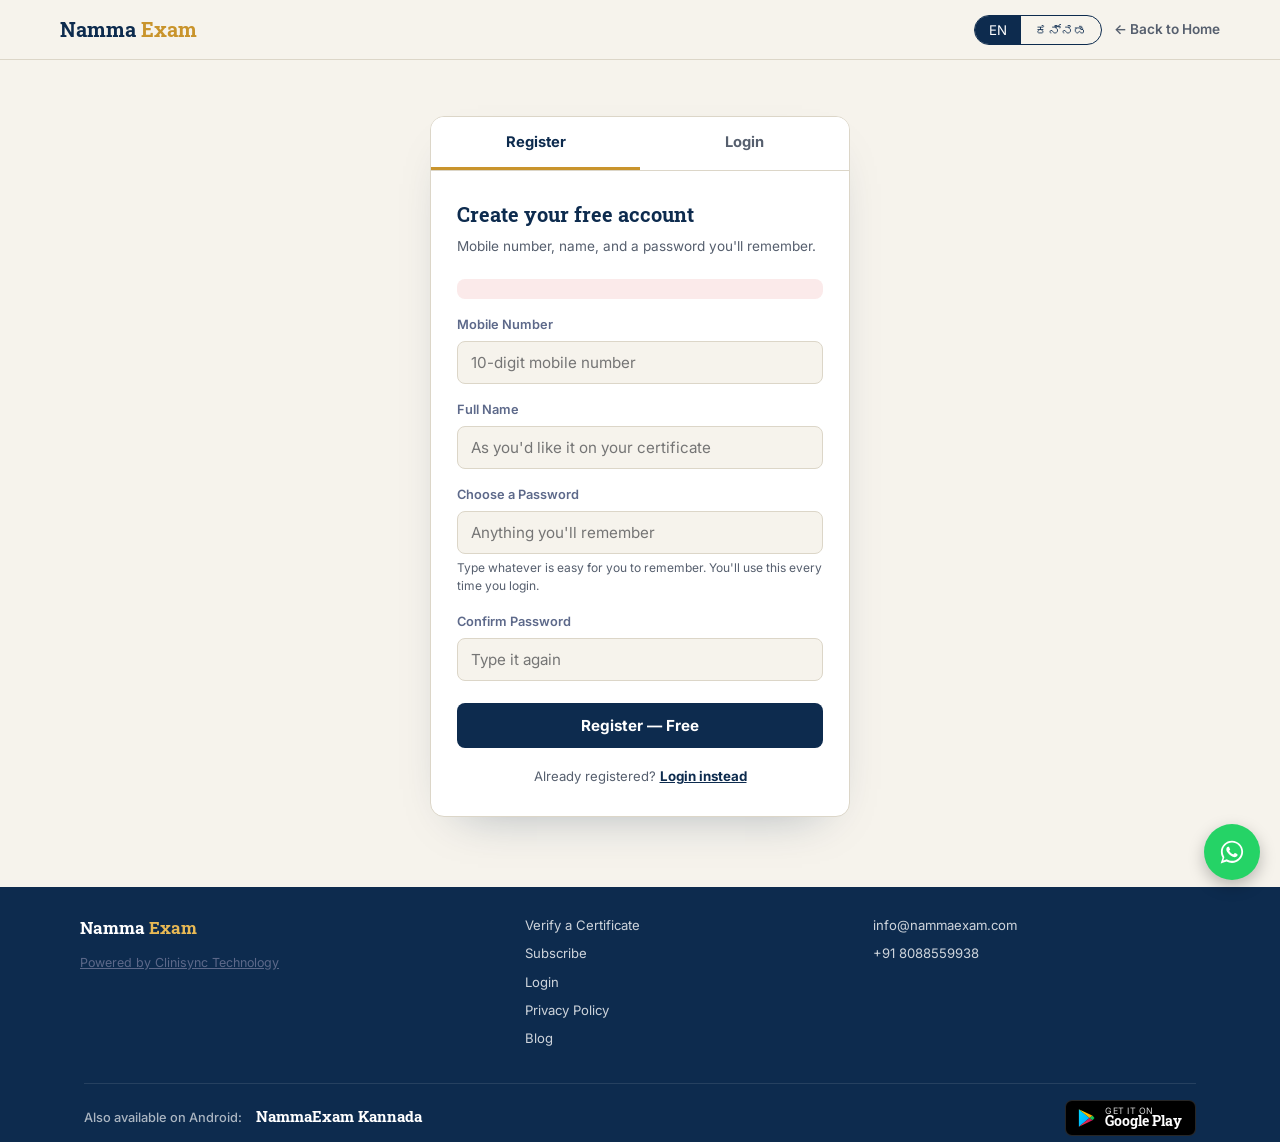
<file: auth.html>
<!DOCTYPE html>
<html lang="en" id="htmlRoot">
<head>
<meta charset="UTF-8">
<meta name="viewport" content="width=device-width, initial-scale=1.0">
<title>Namma Exam — Register / Login</title>
<link rel="icon" type="image/svg+xml" href="favicon.svg">
<link rel="preconnect" href="https://fonts.googleapis.com">
<link href="https://fonts.googleapis.com/css2?family=Roboto+Slab:wght@500;700&family=Inter:wght@400;500;600;700&family=Noto+Serif+Kannada:wght@600;700&family=Noto+Sans+Kannada:wght@400;500;600&display=swap" rel="stylesheet">
<style>
  :root{
    --navy:#0d2b4e; --navy-2:#14396b; --navy-soft:#eaf0f6;
    --gold:#c9942c; --gold-light:#e8b954;
    --paper:#f6f3ec; --ink:#5d698a; --ink-soft:#565f6e;
    --green:#1f7a4d; --green-soft:#e6f3ec;
    --red:#a33b3b; --red-soft:#fbeaea;
    --line:#dcd6c8; --radius:10px;
    --font-head-en:'Roboto Slab',serif; --font-body-en:'Inter',sans-serif;
    --font-head-kn:'Noto Serif Kannada',serif; --font-body-kn:'Noto Sans Kannada',sans-serif;
  }
  *{box-sizing:border-box; margin:0; padding:0;}
  body{ background:var(--paper); color:var(--ink); font-family:var(--font-body-en); line-height:1.55; min-height:100vh; }
  body.lang-kn{ font-family:var(--font-body-kn); }
  body.lang-kn h1,body.lang-kn h2,body.lang-kn .brand-name{ font-family:var(--font-head-kn); }
  h1,h2{ font-family:var(--font-head-en); color:var(--navy); }
  a{ color:inherit; text-decoration:none; }
  .wrap{ max-width:1160px; margin:0 auto; padding:0 24px; }
  button,input{ font-family:inherit; }

  header{ background:var(--paper); border-bottom:1px solid var(--line); }
  .header-inner{ display:flex; align-items:center; justify-content:space-between; padding:14px 0; }
  .brand-name{ font-family:var(--font-head-en); font-size:1.25rem; font-weight:700; color:var(--navy); }
  .brand-name span{ color:var(--gold); }
  .header-actions{ display:flex; align-items:center; gap:12px; }
  .lang-toggle{ display:flex; border:1.5px solid var(--navy); border-radius:999px; overflow:hidden; font-size:0.82rem; font-weight:600; }
  .lang-toggle button{ border:none; background:transparent; color:var(--navy); padding:6px 14px; cursor:pointer; }
  .lang-toggle button.active{ background:var(--navy); color:#fff; }
  .back-home{ font-size:0.85rem; color:var(--ink-soft); font-weight:600; }
  .back-home:hover{ color:var(--navy); }

  .auth-shell{ display:flex; justify-content:center; padding:56px 20px 70px; }
  .auth-card{ width:100%; max-width:420px; background:#fff; border:1px solid var(--line); border-radius:14px; box-shadow:0 20px 50px -30px rgba(13,43,78,0.4); overflow:hidden; }

  .tabs{ display:flex; border-bottom:1px solid var(--line); }
  .tab{ flex:1; text-align:center; padding:16px 0; font-weight:700; font-size:0.92rem; color:var(--ink-soft); cursor:pointer; background:#fff; border:none; border-bottom:3px solid transparent; }
  .tab.active{ color:var(--navy); border-bottom-color:var(--gold); }

  .panel{ padding:28px 26px 30px; display:none; }
  .panel.active{ display:block; }
  .panel h1{ font-size:1.25rem; margin-bottom:6px; }
  .panel .sub{ font-size:0.85rem; color:var(--ink-soft); margin-bottom:22px; }

  .field{ margin-bottom:16px; }
  .field label{ display:block; font-size:0.8rem; font-weight:600; color:var(--ink); margin-bottom:6px; }
  .field input{
    width:100%; padding:11px 13px; border:1.5px solid var(--line); border-radius:8px;
    font-size:0.95rem; color:var(--ink); background:var(--paper);
  }
  .field input:focus{ outline:none; border-color:var(--navy); background:#fff; }
  .hint{ font-size:0.75rem; color:var(--ink-soft); margin-top:5px; }

  .btn-primary{
    width:100%; background:var(--navy); color:#fff; font-weight:700; border:none;
    padding:13px; border-radius:8px; font-size:0.95rem; cursor:pointer; margin-top:6px;
  }
  .btn-primary:hover{ background:var(--navy-2); }
  .btn-primary:disabled{ opacity:0.6; cursor:not-allowed; }

  .msg{ font-size:0.85rem; padding:10px 12px; border-radius:8px; margin-bottom:16px; display:none; }
  .msg.error{ background:var(--red-soft); color:var(--red); display:block; }
  .msg.info{ background:var(--navy-soft); color:var(--navy); display:block; }

  .switcher{ text-align:center; font-size:0.82rem; color:var(--ink-soft); margin-top:18px; }
  .switcher button{ background:none; border:none; color:var(--navy); font-weight:700; cursor:pointer; text-decoration:underline; }

  /* Code reveal card */
  .code-reveal{ display:none; }
  .code-reveal.show{ display:block; }
  .code-box{
    background:var(--navy); color:#fff; border-radius:10px; padding:22px; text-align:center;
    margin-bottom:18px; position:relative; overflow:hidden;
  }
  .code-box .lbl{ font-size:0.72rem; letter-spacing:0.08em; text-transform:uppercase; color:var(--gold-light); font-weight:700; margin-bottom:8px; }
  .code-box .code{ font-family:var(--font-head-en); font-size:2rem; font-weight:700; letter-spacing:0.12em; margin-bottom:10px; }
  .code-box .copy-btn{
    background:rgba(255,255,255,0.15); border:1px solid rgba(255,255,255,0.4); color:#fff;
    padding:6px 14px; border-radius:999px; font-size:0.78rem; cursor:pointer; font-weight:600;
  }
  .code-box .copy-btn:hover{ background:rgba(255,255,255,0.25); }
  .save-warning{ font-size:0.82rem; color:var(--red); background:var(--red-soft); padding:10px 12px; border-radius:8px; margin-bottom:18px; font-weight:600; }

  @media (max-width:520px){ .code-box .code{ font-size:1.5rem; letter-spacing:0.08em; } }

  /* ===== Shared footer + WhatsApp button (site-wide component) ===== */
  .site-footer{ background:var(--navy); }
  .footer-grid{ display:grid; grid-template-columns:1.3fr 1fr 1fr; gap:20px; padding:28px 20px; max-width:1160px; margin:0 auto; }
  .footer-col{ display:flex; flex-direction:column; gap:8px; font-size:0.82rem; }
  .footer-col a{ color:rgba(255,255,255,0.8); text-decoration:none; }
  .footer-col a:hover{ color:#fff; }
  .footer-brand-name{ font-family:var(--font-head-en); font-weight:700; font-size:1.05rem; color:#fff; margin-bottom:4px; }
  .footer-brand-name span{ color:var(--gold-light); }
  .footer-powered{ font-size:0.78rem; text-decoration:underline; }
  #whatsapp-container{ position:fixed; bottom:20px; right:20px; z-index:60; }
  .wa-float{ display:flex; align-items:center; justify-content:center; width:56px; height:56px; background:#25D366; border-radius:50%; box-shadow:0 6px 16px rgba(0,0,0,0.25); transition:transform 0.15s ease; }
  .wa-float:hover{ transform:scale(1.08); }
  @media (max-width:640px){ .footer-grid{ grid-template-columns:1fr; } }
</style>
</head>
<body>

<header>
  <div class="wrap header-inner">
    <div class="brand-name">Namma <span>Exam</span></div>
    <div class="header-actions">
      <div class="lang-toggle">
        <button id="btn-en" data-lang="en" class="active" onclick="setLang('en')">EN</button>
        <button id="btn-kn" data-lang="kn" onclick="setLang('kn')">ಕನ್ನಡ</button>
      </div>
      <a href="index.html" class="back-home" data-en="← Back to Home" data-kn="← ಮುಖಪುಟಕ್ಕೆ ಹಿಂತಿರುಗಿ">← Back to Home</a>
    </div>
  </div>
</header>

<div class="auth-shell">
  <div class="auth-card">
    <div class="tabs">
      <button class="tab active" id="tab-register" onclick="switchTab('register')" data-en="Register" data-kn="ನೋಂದಣಿ">Register</button>
      <button class="tab" id="tab-login" onclick="switchTab('login')" data-en="Login" data-kn="ಲಾಗಿನ್">Login</button>
    </div>

    <!-- REGISTER PANEL -->
    <div class="panel active" id="panel-register">
      <div id="register-form-view">
        <h1 data-en="Create your free account" data-kn="ನಿಮ್ಮ ಉಚಿತ ಖಾತೆ ರಚಿಸಿ">Create your free account</h1>
        <p class="sub" data-en="Mobile number, name, and a password you'll remember." data-kn="ಮೊಬೈಲ್ ಸಂಖ್ಯೆ, ಹೆಸರು, ಮತ್ತು ನೀವು ನೆನಪಿಡುವ ಪಾಸ್‌ವರ್ಡ್.">Mobile number, name, and a password you'll remember.</p>

        <div class="msg error" id="register-error"></div>

        <div class="field">
          <label data-en="Mobile Number" data-kn="ಮೊಬೈಲ್ ಸಂಖ್ಯೆ">Mobile Number</label>
          <input type="tel" id="reg-mobile" placeholder="10-digit mobile number" maxlength="10" inputmode="numeric">
        </div>
        <div class="field">
          <label data-en="Full Name" data-kn="ಪೂರ್ಣ ಹೆಸರು">Full Name</label>
          <input type="text" id="reg-name" placeholder="As you'd like it on your certificate">
        </div>
        <div class="field">
          <label data-en="Choose a Password" data-kn="ಪಾಸ್‌ವರ್ಡ್ ಆಯ್ಕೆಮಾಡಿ">Choose a Password</label>
          <input type="password" id="reg-pin" placeholder="Anything you'll remember">
          <div class="hint" data-en="Type whatever is easy for you to remember. You'll use this every time you login." data-kn="ನೆನಪಿಡಲು ಸುಲಭವಾದುದನ್ನು ಟೈಪ್ ಮಾಡಿ. ಪ್ರತಿ ಬಾರಿ ಲಾಗಿನ್‌ಗೆ ಇದೇ ಬಳಸುತ್ತೀರಿ.">Type whatever is easy for you to remember. You'll use this every time you login.</div>
        </div>
        <div class="field">
          <label data-en="Confirm Password" data-kn="ಪಾಸ್‌ವರ್ಡ್ ದೃಢೀಕರಿಸಿ">Confirm Password</label>
          <input type="password" id="reg-pin-confirm" placeholder="Type it again">
        </div>

        <button class="btn-primary" id="register-btn" onclick="doRegister()" data-en="Register — Free" data-kn="ನೋಂದಣಿ — ಉಚಿತ">Register — Free</button>

        <div class="switcher">
          <span data-en="Already registered?" data-kn="ಈಗಾಗಲೇ ನೋಂದಾಯಿಸಿದ್ದೀರಾ?">Already registered?</span>
          <button onclick="switchTab('login')" data-en="Login instead" data-kn="ಬದಲಿಗೆ ಲಾಗಿನ್ ಮಾಡಿ">Login instead</button>
        </div>
      </div>

      <!-- Shown after successful registration -->
      <div class="code-reveal" id="code-reveal">
        <h1 data-en="You're all set!" data-kn="ನೀವು ಸಿದ್ಧರಾಗಿದ್ದೀರಿ!">You're all set!</h1>
        <p class="sub" data-en="Your account is ready. Use your mobile number and the password you chose to login anytime." data-kn="ನಿಮ್ಮ ಖಾತೆ ಸಿದ್ಧವಾಗಿದೆ. ಯಾವಾಗ ಬೇಕಾದರೂ ಲಾಗಿನ್ ಮಾಡಲು ನಿಮ್ಮ ಮೊಬೈಲ್ ಸಂಖ್ಯೆ ಮತ್ತು ಆಯ್ಕೆಮಾಡಿದ ಪಾಸ್‌ವರ್ಡ್ ಬಳಸಿ.">Your account is ready. Use your mobile number and the password you chose to login anytime.</p>
        <button class="btn-primary" onclick="goToDashboard()" data-en="Continue to Dashboard" data-kn="ಡ್ಯಾಶ್‌ಬೋರ್ಡ್‌ಗೆ ಮುಂದುವರಿಸಿ">Continue to Dashboard</button>
      </div>
    </div>

    <!-- LOGIN PANEL -->
    <div class="panel" id="panel-login">
      <h1 data-en="Welcome back" data-kn="ಮತ್ತೆ ಸ್ವಾಗತ">Welcome back</h1>
      <p class="sub" data-en="Login with your mobile number and password." data-kn="ನಿಮ್ಮ ಮೊಬೈಲ್ ಸಂಖ್ಯೆ ಮತ್ತು ಪಾಸ್‌ವರ್ಡ್‌ನೊಂದಿಗೆ ಲಾಗಿನ್ ಮಾಡಿ.">Login with your mobile number and password.</p>

      <div class="msg error" id="login-error"></div>

      <div class="field">
        <label data-en="Mobile Number" data-kn="ಮೊಬೈಲ್ ಸಂಖ್ಯೆ">Mobile Number</label>
        <input type="tel" id="login-mobile" placeholder="10-digit mobile number" maxlength="10" inputmode="numeric">
      </div>
      <div class="field">
        <label data-en="Password" data-kn="ಪಾಸ್‌ವರ್ಡ್">Password</label>
        <input type="password" id="login-code" placeholder="Your password">
        <div class="hint" data-en="Forgot your password? Message us on WhatsApp from the home page." data-kn="ಪಾಸ್‌ವರ್ಡ್ ಮರೆತಿರಾ? ಮುಖಪುಟದಿಂದ ವಾಟ್ಸಾಪ್‌ನಲ್ಲಿ ನಮಗೆ ಸಂದೇಶ ಕಳುಹಿಸಿ.">Forgot your password? Message us on WhatsApp from the home page.</div>
      </div>

      <button class="btn-primary" id="login-btn" onclick="doLogin()" data-en="Login" data-kn="ಲಾಗಿನ್">Login</button>

      <div class="switcher">
        <span data-en="New here?" data-kn="ಇಲ್ಲಿ ಹೊಸಬರೇ?">New here?</span>
        <button onclick="switchTab('register')" data-en="Register instead" data-kn="ಬದಲಿಗೆ ನೋಂದಾಯಿಸಿ">Register instead</button>
      </div>
    </div>
  </div>
</div>

<footer class="site-footer">
  <div id="site-footer"></div>
</footer>
<div id="whatsapp-container"></div>

<script src="assets/app.js"></script>
<script src="shared.js"></script>
<script>
  /* v2's layout and CSS above are untouched. Only the wiring is v3:
     api() instead of the Supabase SDK, and the shared language system so a
     choice made here follows the student to every other page. */

  window.switchTab = function (which) {
    document.getElementById('tab-register').classList.toggle('active', which === 'register');
    document.getElementById('tab-login').classList.toggle('active', which === 'login');
    document.getElementById('panel-register').classList.toggle('active', which === 'register');
    document.getElementById('panel-login').classList.toggle('active', which === 'login');
  };

  function showError(id, msg) {
    const el = document.getElementById(id);
    el.textContent = msg; el.style.display = 'block';
  }
  function hideError(id) { document.getElementById(id).style.display = 'none'; }

  function busy(id, on, label) {
    const b = document.getElementById(id);
    b.disabled = on;
    if (on) { b.dataset.old = b.textContent; b.textContent = label; }
    else if (b.dataset.old) { b.textContent = b.dataset.old; }
  }

  // back to the exam they were sent here from, if there was one
  function destination() {
    const next = new URLSearchParams(location.search).get('next');
    return next && /^[a-z0-9._%-]+\.html(\?[^"']*)?$/i.test(next) ? next : 'dashboard.html';
  }

  window.doRegister = async function () {
    hideError('register-error');
    const mobile = document.getElementById('reg-mobile').value.trim();
    const name   = document.getElementById('reg-name').value.trim();
    const pw     = document.getElementById('reg-pin').value;
    const pw2    = document.getElementById('reg-pin-confirm').value;

    if (!/^\d{10}$/.test(mobile)) return showError('register-error', errorText('INVALID_MOBILE'));
    if (!name)                     return showError('register-error', errorText('NAME_REQUIRED'));
    if (pw.length < 4)             return showError('register-error', errorText('PASSWORD_TOO_SHORT'));
    if (pw !== pw2)                return showError('register-error', 'Password and Confirm Password do not match.');

    busy('register-btn', true, 'Please wait...');
    try {
      const d = await api('register_student', { p_mobile: mobile, p_name: name, p_password: pw });
      if (d && d.alreadyRegistered) {
        showError('register-error', 'This number is already registered. Please use Login instead.');
        return;
      }
      if (!d || d.success !== true) return showError('register-error', errorText(d && d.error));
      Session.set(d.mobile, d.name);
      // v2's success screen, kept
      document.getElementById('register-form-view').style.display = 'none';
      document.getElementById('code-reveal').classList.add('show');
    } catch (e) {
      showError('register-error', errorText(e.message));
    } finally {
      busy('register-btn', false);
    }
  };

  window.goToDashboard = function () { location.href = destination(); };

  window.doLogin = async function () {
    hideError('login-error');
    const mobile = document.getElementById('login-mobile').value.trim();
    const pw     = document.getElementById('login-code').value;

    if (!/^\d{10}$/.test(mobile)) return showError('login-error', errorText('INVALID_MOBILE'));
    if (!pw)                       return showError('login-error', 'Please enter your password.');

    busy('login-btn', true, 'Please wait...');
    try {
      const d = await api('login_student', { p_mobile: mobile, p_password: pw });
      if (!d || d.success !== true) {
        // the backend says how long a locked account must wait
        if (d && d.error === 'ACCOUNT_LOCKED' && d.retryAfterSeconds) {
          const mins = Math.ceil(d.retryAfterSeconds / 60);
          return showError('login-error', 'Too many wrong tries. Try again in ' + mins + ' minute(s).');
        }
        return showError('login-error', errorText(d && d.error));
      }
      Session.set(d.mobile, d.name);
      location.href = destination();
    } catch (e) {
      showError('login-error', errorText(e.message));
    } finally {
      busy('login-btn', false);
    }
  };

  if (new URLSearchParams(location.search).get('tab') === 'login') switchTab('login');
  if (Session.get().mobile) location.replace('dashboard.html');

  renderFooter('site-footer');
  renderWhatsAppButton('whatsapp-container', 'auth');
  applyLang();
  startPromo();
</script>

</body>
</html>
</file>
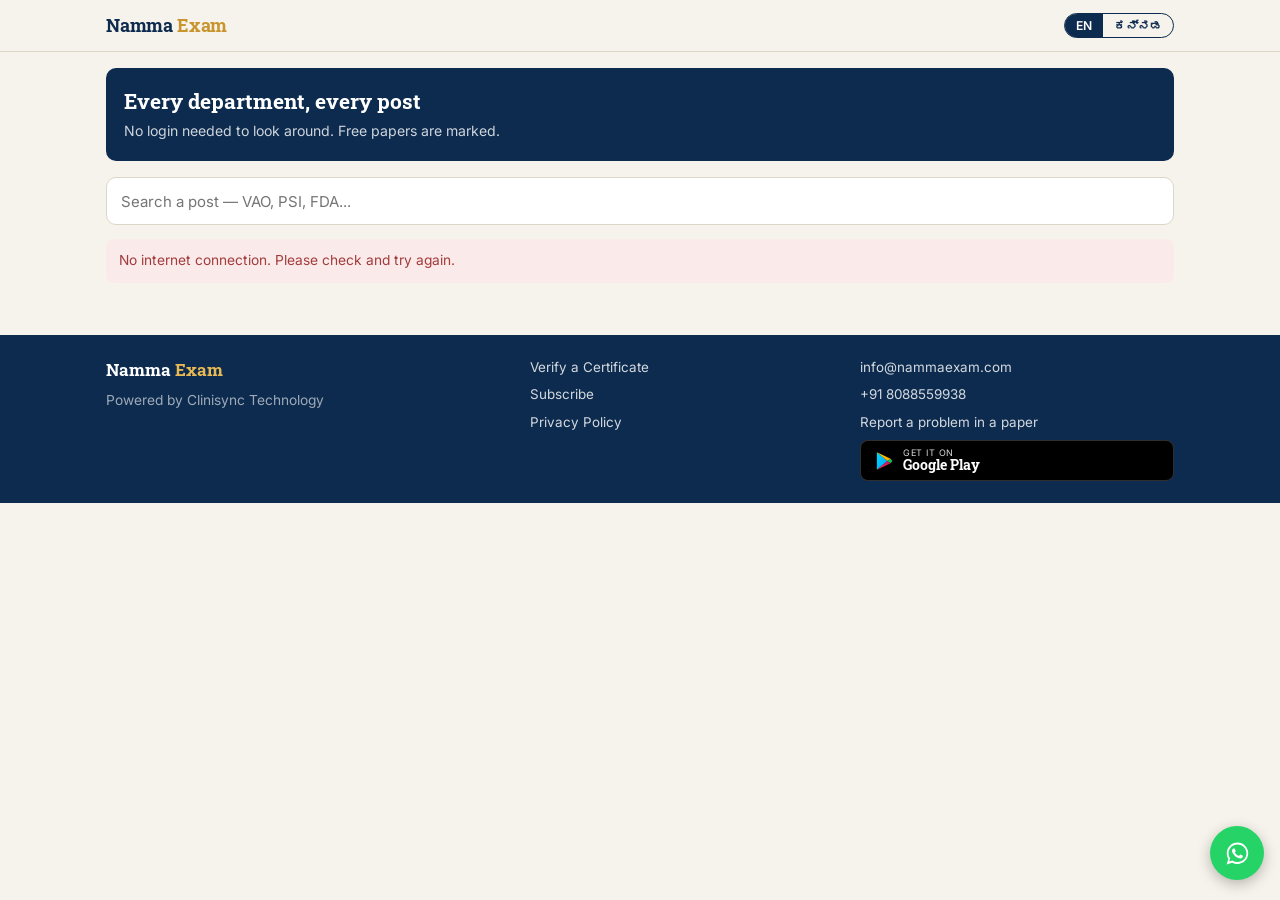
<file: browse.html>
<!DOCTYPE html>
<html lang="en">
<head>
<meta charset="UTF-8">
<meta name="viewport" content="width=device-width, initial-scale=1, viewport-fit=cover">
<title>Browse Papers — Namma Exam</title>
<meta name="description" content="Every Karnataka government exam paper in one place — VAO, PSI, FDA, SDA, Police Constable, KAS and teacher recruitment. No login needed to look around.">
<link rel="canonical" href="https://nammaexam.in/browse">
<meta property="og:title" content="Browse Karnataka Govt Exam Papers — Namma Exam">
<meta property="og:description" content="Previous-year papers for every department. The latest paper on each post is free to try.">
<meta property="og:type" content="website">
<link rel="manifest" href="manifest.json">
<meta name="theme-color" content="#0d2b4e">
<link rel="preconnect" href="https://fonts.gstatic.com" crossorigin>
<link href="https://fonts.googleapis.com/css2?family=Roboto+Slab:wght@500;700&family=Inter:wght@400;500;600;700&family=Noto+Serif+Kannada:wght@600;700&family=Noto+Sans+Kannada:wght@400;500;600&display=swap" rel="stylesheet">
<link rel="stylesheet" href="assets/styles.css">
<style>
  .browse-hero{ background:var(--navy); color:#fff; border-radius:var(--radius); padding:20px 18px; margin-bottom:16px; }
  .browse-hero h1{ color:#fff; font-size:1.3rem; margin-bottom:6px; }
  .browse-hero p{ font-size:0.88rem; color:rgba(255,255,255,.8); }

  .search-row{ position:relative; margin-bottom:14px; }
  .search-row input{
    width:100%; min-height:48px; padding:12px 40px 12px 14px;
    border:1.5px solid var(--line); border-radius:var(--radius); background:#fff;
  }
  .search-row input:focus{ outline:0; border-color:var(--navy); box-shadow:0 0 0 3px var(--navy-soft); }
  .search-clear{
    position:absolute; right:6px; top:50%; transform:translateY(-50%);
    background:none; border:0; color:var(--ink-soft); font-size:1.2rem;
    width:34px; height:34px; cursor:pointer; display:none;
  }
  .search-clear.show{ display:block; }

  .cat{ background:#fff; border:1px solid var(--line); border-radius:var(--radius); margin-bottom:10px; overflow:hidden; }
  .cat-head{ display:flex; align-items:center; gap:12px; padding:14px; cursor:pointer; }
  .cat-icon{
    width:40px; height:40px; flex:0 0 40px; border-radius:9px;
    background:var(--navy-soft); color:var(--navy);
    display:flex; align-items:center; justify-content:center;
  }
  .cat-name{ font-family:var(--font-head); font-weight:700; color:var(--navy); font-size:0.98rem; line-height:1.3; }
  .cat-meta{ font-size:0.74rem; color:var(--ink-soft); margin-top:2px; }
  .cat-chev{ margin-left:auto; color:var(--ink-soft); transition:transform .2s ease; flex:0 0 auto; }
  .cat.open .cat-chev{ transform:rotate(180deg); }
  .cat-body{ display:none; border-top:1px solid var(--line); padding:4px 14px 14px; }
  .cat.open .cat-body{ display:block; }

  .post{ padding-top:14px; }
  .post + .post{ border-top:1px dashed var(--line); margin-top:4px; }
  .post-name{ font-weight:700; font-size:0.9rem; color:var(--ink); }
  .syllabus{ display:inline-block; font-size:0.74rem; color:var(--navy); text-decoration:underline; margin-top:3px; }

  .papers{ display:grid; grid-template-columns:repeat(auto-fill,minmax(132px,1fr)); gap:9px; margin-top:10px; }
  .paper{ border:1px solid var(--line); border-radius:9px; padding:11px; text-align:center; background:var(--paper); }
  .paper-year{ font-family:var(--font-head); font-weight:700; font-size:1.02rem; color:var(--navy); }
  .paper-meta{ font-size:0.68rem; color:var(--ink-soft); margin:2px 0 8px; }
  .paper .btn{ width:100%; }

  .empty{ text-align:center; padding:32px 16px; color:var(--ink-soft); }
</style>
</head>
<body>

<header id="app-header"></header>

<main class="wrap" style="padding-top:16px; padding-bottom:24px;">

  <div class="browse-hero">
    <h1 data-en="Every department, every post" data-kn="ಎಲ್ಲಾ ಇಲಾಖೆಗಳು, ಎಲ್ಲಾ ಹುದ್ದೆಗಳು">Every department, every post</h1>
    <p data-en="No login needed to look around. Free papers are marked."
       data-kn="ನೋಡಲು ಲಾಗಿನ್ ಅಗತ್ಯವಿಲ್ಲ. ಉಚಿತ ಪತ್ರಿಕೆಗಳನ್ನು ಗುರುತಿಸಲಾಗಿದೆ.">No login needed to look around. Free papers are marked.</p>
  </div>

  <div class="search-row">
    <input type="search" id="q" autocomplete="off"
           data-ph data-en="Search a post — VAO, PSI, FDA..." data-kn="ಹುದ್ದೆ ಹುಡುಕಿ — VAO, PSI, FDA...">
    <button class="search-clear" id="q-clear" aria-label="Clear" onclick="clearSearch()">&times;</button>
  </div>

  <div id="loading"></div>
  <div class="msg" id="err"></div>
  <div id="cats"></div>

</main>

<footer id="app-footer"></footer>
<nav id="app-tabbar"></nav>

<script src="assets/app.js"></script>
<script>
  renderChrome('browse');

  const CACHE_KEY = 'ne_catalog_v3';
  const CACHE_TTL = 5 * 60 * 1000;
  let catalog = null;
  let query = '';

  /* --------------------------------------------------------------------
     Category icons, matched on the NAME rather than a hardcoded ID map.
     v2 keyed icons off category_id and only ever mapped CAT01, so nine of
     ten departments showed the same generic book. Matching on keywords
     means a department added next year gets a sensible icon with no code
     change at all.
     ----------------------------------------------------------------- */
  const ICON_RULES = [
    { re:/police|constable|psi|ksrp|car\/dar|irb|ksisf/i, d:'M12 3l7 3v6c0 4.2-3 7.5-7 9-4-1.5-7-4.8-7-9V6z' },
    { re:/teacher|gpstr|hstr|gpt|kreis|educat/i,          d:'M3 6l9-3 9 3-9 3zM6 10v5c0 1.5 2.7 3 6 3s6-1.5 6-3v-5' },
    { re:/survey|surveyor|land/i,                         d:'M3 17l6-10 4 6 3-4 5 8zM3 21h18' },
    { re:/revenue|vao|village|accountant/i,               d:'M3 21h18M5 21V9l7-5 7 5v12M9 21v-6h6v6' },
    { re:/assistant|fda|sda|clerk|division/i,             d:'M7 3h7l5 5v13H7zM14 3v5h5M9 13h7M9 17h7' },
    { re:/kas|kpsc|kea|group/i,                           d:'M12 3l2.6 5.6 6 .8-4.4 4.2 1.1 6-5.3-2.9L6.7 19.6l1.1-6L3.4 9.4l6-.8z' },
  ];
  const ICON_DEFAULT = 'M7 3h10v18H7zM10 7h4M10 11h4M10 15h4';

  function catIcon(name) {
    const rule = ICON_RULES.find(function (r) { return r.re.test(name || ''); });
    return '<svg viewBox="0 0 24 24" width="21" height="21" fill="none" stroke="currentColor" ' +
           'stroke-width="1.7" stroke-linecap="round" stroke-linejoin="round" aria-hidden="true">' +
           '<path d="' + (rule ? rule.d : ICON_DEFAULT) + '"/></svg>';
  }

  /* --------------------------------------------------------------------
     Load: show the cached copy instantly, then refresh behind it.
     The catalog query is the slowest call in the app, so a returning
     visitor should never wait on it.
     ----------------------------------------------------------------- */
  async function load() {
    try {
      const raw = localStorage.getItem(CACHE_KEY);
      if (raw) {
        const c = JSON.parse(raw);
        if (Date.now() - c.time < CACHE_TTL) {
          catalog = c.data;
          render();
          refresh();
          return;
        }
      }
    } catch (e) {}

    showLoader('loading', 'Loading departments...');
    try {
      catalog = await api('get_catalog');
      cache();
      render();
    } catch (e) {
      document.getElementById('loading').innerHTML = '';
      showMsg('err', errorText(e.message));
    }
  }

  async function refresh() {
    try { catalog = await api('get_catalog'); cache(); render(); } catch (e) {}
  }
  function cache() {
    try { localStorage.setItem(CACHE_KEY, JSON.stringify({ time: Date.now(), data: catalog })); } catch (e) {}
  }

  /* --------------------------------------------------------------------
     Render
     ----------------------------------------------------------------- */
  function render() {
    document.getElementById('loading').innerHTML = '';
    const box = document.getElementById('cats');
    if (!catalog || !catalog.categories || !catalog.categories.length) {
      box.innerHTML = '<div class="empty">No departments yet. Check back soon.</div>';
      return;
    }

    const q = query.trim().toLowerCase();
    let shown = 0;

    box.innerHTML = catalog.categories.map(function (cat, idx) {
      const catName = pick(cat.nameEn, cat.nameKn);

      // when searching, keep only the posts that match
      const posts = (cat.posts || []).filter(function (p) {
        if (!q) return true;
        return (pick(p.nameEn, p.nameKn) + ' ' + catName).toLowerCase().indexOf(q) !== -1;
      });
      if (!posts.length) return '';
      shown++;

      let papers = 0, free = 0;
      posts.forEach(function (p) {
        papers += (p.papers || []).length;
        free   += (p.papers || []).filter(function (x) { return x.status === 'free'; }).length;
      });

      const open = q ? ' open' : '';

      return '<div class="cat' + open + '" id="cat-' + idx + '">' +
        '<div class="cat-head" onclick="toggleCat(' + idx + ')">' +
          '<span class="cat-icon">' + catIcon(cat.nameEn || '') + '</span>' +
          '<span>' +
            '<span class="cat-name">' + esc(catName) + '</span>' +
            '<span class="cat-meta">' + posts.length + ' posts · ' + papers + ' papers' +
              (free ? ' · <b style="color:var(--green)">' + free + ' free</b>' : '') +
            '</span>' +
          '</span>' +
          '<span class="cat-chev">' +
            '<svg viewBox="0 0 24 24" width="18" height="18" fill="none" stroke="currentColor" ' +
            'stroke-width="2" stroke-linecap="round"><path d="M6 9l6 6 6-6"/></svg>' +
          '</span>' +
        '</div>' +
        '<div class="cat-body">' + posts.map(renderPost).join('') + '</div>' +
      '</div>';
    }).join('');

    if (!shown) {
      box.innerHTML = '<div class="empty">Nothing matches &ldquo;' + esc(query) + '&rdquo;.</div>';
    }
  }

  function renderPost(p) {
    const papers = (p.papers || []);
    const hasFree = papers.some(function (x) { return x.status === 'free'; });

    return '<div class="post">' +
      '<div class="post-name">' + esc(pick(p.nameEn, p.nameKn)) + '</div>' +
      (p.syllabusUrl
        ? '<a class="syllabus" href="' + esc(p.syllabusUrl) + '" target="_blank" rel="noopener" ' +
          'data-en="Download syllabus (official)" data-kn="ಪಠ್ಯಕ್ರಮ ಡೌನ್‌ಲೋಡ್">Download syllabus (official)</a>'
        : '') +
      (papers.length
        ? '<div class="papers">' + papers.map(renderPaper).join('') + '</div>' +
          (hasFree ? '' :
            '<p class="muted" style="margin-top:8px; font-size:0.76rem">' +
            'No free paper on this post yet — subscribe to open these.</p>')
        : '<p class="muted" style="margin-top:8px; font-size:0.78rem">No papers yet.</p>') +
    '</div>';
  }

  function renderPaper(p) {
    const free = p.status === 'free';
    const id = esc(p.paperId);
    return '<div class="paper">' +
      '<div class="paper-year">' + esc(p.year || '—') + '</div>' +
      '<div class="paper-meta">' +
        (p.questionCount ? p.questionCount + ' Q' : '') +
        (p.questionCount && p.durationMinutes ? ' · ' : '') +
        (p.durationMinutes ? p.durationMinutes + ' min' : '') +
      '</div>' +
      '<span class="badge ' + (free ? 'badge-free' : 'badge-locked') + '" style="display:block;margin-bottom:7px">' +
        (free ? 'FREE' : 'LOCKED') +
      '</span>' +
      (free
        ? '<button class="btn btn-primary btn-sm" onclick="startExam(\'' + id + '\')" ' +
          'data-en="Try free" data-kn="ಉಚಿತ ಪ್ರಯತ್ನ">Try free</button>'
        : '<button class="btn btn-ghost btn-sm" onclick="location.href=\'subscribe.html\'" ' +
          'data-en="Unlock" data-kn="ಅನ್‌ಲಾಕ್">Unlock</button>') +
    '</div>';
  }

  /* --------------------------------------------------------------------
     Interactions
     ----------------------------------------------------------------- */
  function toggleCat(i) { document.getElementById('cat-' + i).classList.toggle('open'); }

  function startExam(paperId) { location.href = 'exam.html?paper=' + encodeURIComponent(paperId); }

  const qBox = document.getElementById('q');
  let qTimer = null;
  qBox.addEventListener('input', function () {
    document.getElementById('q-clear').classList.toggle('show', !!qBox.value);
    clearTimeout(qTimer);
    qTimer = setTimeout(function () { query = qBox.value; render(); applyLang(); }, 180);
  });
  function clearSearch() {
    qBox.value = ''; query = '';
    document.getElementById('q-clear').classList.remove('show');
    render(); applyLang();
  }

  // re-render content when the language changes, so pick() runs again
  document.addEventListener('ne:lang', function () { render(); applyLang(); });

  load();
</script>

</body>
</html>
</file>
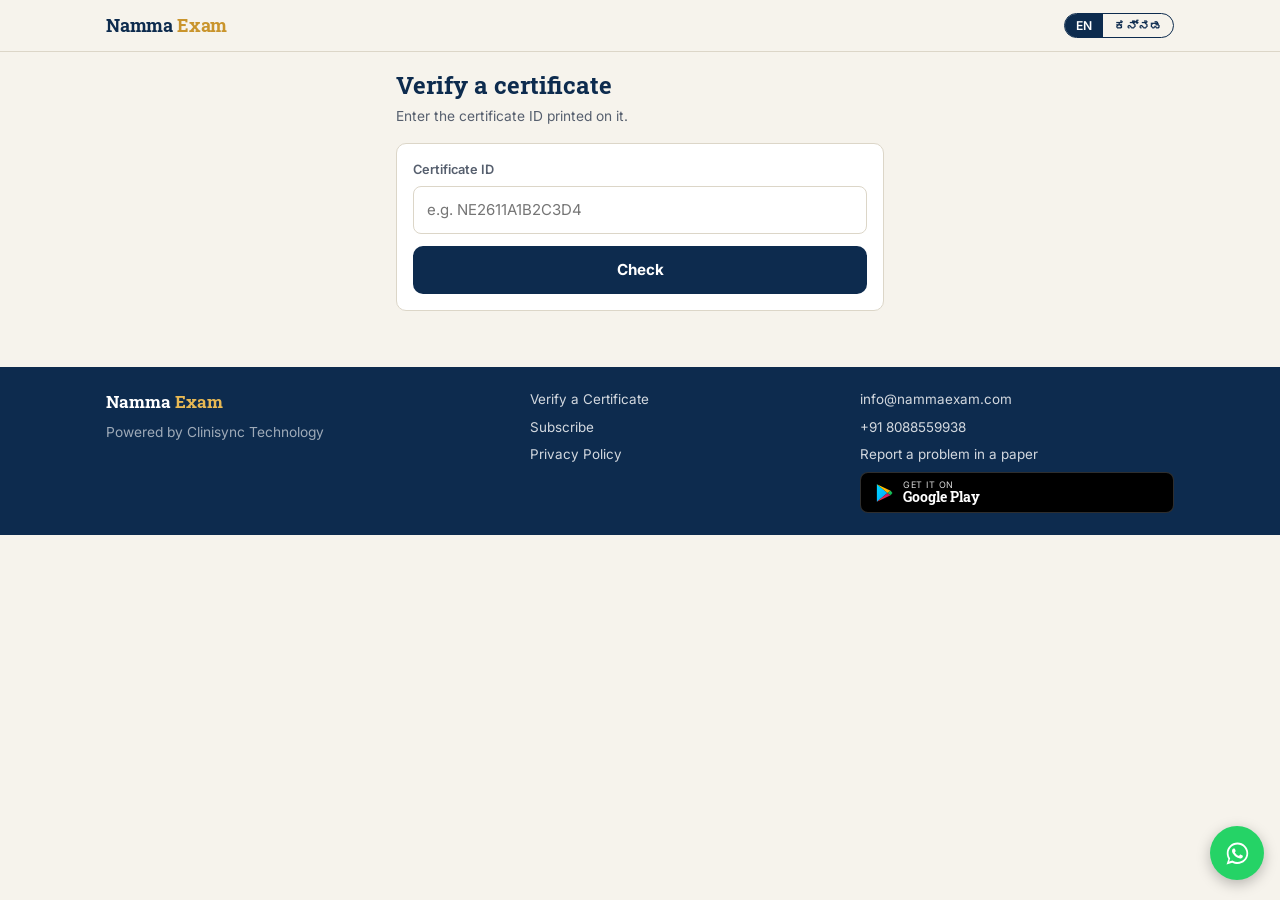
<file: certificate.html>
<!DOCTYPE html>
<html lang="en">
<head>
<meta charset="UTF-8">
<meta name="viewport" content="width=device-width, initial-scale=1, viewport-fit=cover">
<title>Verify a Certificate — Namma Exam</title>
<meta name="description" content="Check that a Namma Exam certificate of practice is genuine by entering its certificate ID.">
<link rel="canonical" href="https://nammaexam.in/certificate">
<link rel="manifest" href="manifest.json">
<meta name="theme-color" content="#0d2b4e">
<link rel="preconnect" href="https://fonts.gstatic.com" crossorigin>
<link href="https://fonts.googleapis.com/css2?family=Roboto+Slab:wght@500;700&family=Inter:wght@400;500;600;700&family=Noto+Serif+Kannada:wght@600;700&family=Noto+Sans+Kannada:wght@400;500;600&display=swap" rel="stylesheet">
<link rel="stylesheet" href="assets/styles.css">
<style>
  .cert{
    background:#fff; border:3px double var(--gold); border-radius:12px;
    padding:28px 22px; text-align:center; position:relative;
  }
  .cert-top{ font-family:var(--font-head); color:var(--navy); font-weight:700; font-size:1.05rem; }
  .cert-sub{ font-size:0.72rem; color:var(--ink-soft); letter-spacing:.08em;
             text-transform:uppercase; margin-bottom:20px; }
  .cert-name{ font-family:var(--font-head); font-size:1.6rem; color:var(--navy);
              font-weight:700; margin:6px 0; }
  .cert-line{ font-size:0.88rem; color:var(--ink-soft); }
  .cert-paper{ margin:16px 0; font-weight:600; }
  .cert-grid{ display:grid; grid-template-columns:1fr 1fr; gap:10px;
              border-top:1px solid var(--line); padding-top:14px; margin-top:18px;
              font-size:0.76rem; color:var(--ink-soft); }
  .cert-grid b{ display:block; color:var(--ink); font-size:0.86rem; }
  .disclaimer{ font-size:0.72rem; color:var(--ink-soft); margin-top:14px; line-height:1.5; }
</style>
</head>
<body>

<header id="app-header"></header>

<main class="wrap" style="padding-top:18px; padding-bottom:28px; max-width:520px">

  <div id="lookup">
    <h1 style="margin-bottom:6px" data-en="Verify a certificate" data-kn="ಪ್ರಮಾಣಪತ್ರ ಪರಿಶೀಲಿಸಿ">Verify a certificate</h1>
    <p class="muted" style="margin-bottom:16px"
       data-en="Enter the certificate ID printed on it."
       data-kn="ಅದರ ಮೇಲೆ ಮುದ್ರಿತವಾದ ಐಡಿ ನಮೂದಿಸಿ.">Enter the certificate ID printed on it.</p>
    <div class="card">
      <div class="field">
        <label data-en="Certificate ID" data-kn="ಪ್ರಮಾಣಪತ್ರ ಐಡಿ">Certificate ID</label>
        <input type="text" id="cid" autocapitalize="characters" autocomplete="off"
               data-ph data-en="e.g. NE2611A1B2C3D4" data-kn="ಉದಾ. NE2611A1B2C3D4">
      </div>
      <button class="btn btn-navy btn-block" onclick="lookup()"
              data-en="Check" data-kn="ಪರಿಶೀಲಿಸಿ">Check</button>
      <div class="msg" id="err"></div>
    </div>
  </div>

  <div id="loading"></div>

  <div id="result" class="hidden">
    <div class="cert" id="cert">
      <div class="cert-top">Namma Exam</div>
      <div class="cert-sub" data-en="Certificate of Practice" data-kn="ಅಭ್ಯಾಸ ಪ್ರಮಾಣಪತ್ರ">Certificate of Practice</div>

      <div class="cert-line" data-en="This is to certify that" data-kn="ಇದರ ಮೂಲಕ ಪ್ರಮಾಣೀಕರಿಸಲಾಗಿದೆ">This is to certify that</div>
      <div class="cert-name" id="c-name"></div>
      <div class="cert-line" data-en="has completed this practice exam" data-kn="ಈ ಅಭ್ಯಾಸ ಪರೀಕ್ಷೆಯನ್ನು ಪೂರ್ಣಗೊಳಿಸಿದ್ದಾರೆ">has completed this practice exam</div>

      <div class="cert-paper" id="c-paper"></div>

      <div class="cert-grid">
        <div><span data-en="Certificate ID" data-kn="ಐಡಿ">Certificate ID</span><b id="c-id"></b></div>
        <div><span data-en="Date" data-kn="ದಿನಾಂಕ">Date</span><b id="c-date"></b></div>
        <div><span data-en="Score" data-kn="ಅಂಕ">Score</span><b id="c-score"></b></div>
        <div><span data-en="Mobile" data-kn="ಮೊಬೈಲ್">Mobile</span><b id="c-mobile"></b></div>
      </div>
    </div>

    <p class="disclaimer center"
       data-en="This is a certificate of practice issued by Namma Exam. It is not a government document and carries no official standing."
       data-kn="ಇದು ಅಭ್ಯಾಸ ಪ್ರಮಾಣಪತ್ರ ಮಾತ್ರ. ಇದು ಸರ್ಕಾರಿ ದಾಖಲೆಯಲ್ಲ.">This is a certificate of practice issued by Namma Exam. It is not a government document and carries no official standing.</p>

    <div class="actions no-print" style="display:grid; grid-template-columns:1fr 1fr; gap:8px; margin-top:14px">
      <button class="btn btn-navy btn-sm" onclick="window.print()"
              data-en="Save as PDF" data-kn="PDF ಉಳಿಸಿ">Save as PDF</button>
      <button class="btn btn-ghost btn-sm" onclick="again()"
              data-en="Check another" data-kn="ಇನ್ನೊಂದು">Check another</button>
    </div>
  </div>

</main>

<footer id="app-footer"></footer>
<nav id="app-tabbar"></nav>

<script src="assets/app.js"></script>
<script>
  renderChrome('dash', 'cert');

  async function lookup(id) {
    const value = (id || document.getElementById('cid').value).trim().toUpperCase();
    if (!value) return showMsg('err', 'Please enter a certificate ID.');
    hideMsg('err');
    document.getElementById('lookup').classList.add('hidden');
    showLoader('loading', 'Checking...');

    try {
      const d = await api('get_certificate', { p_certificate_id: value });
      document.getElementById('loading').innerHTML = '';
      if (!d || d.success !== true) throw new Error((d && d.error) || 'CERTIFICATE_NOT_FOUND');

      document.getElementById('c-name').textContent   = d.name;
      document.getElementById('c-paper').textContent  = d.paperId;
      document.getElementById('c-id').textContent     = d.certificateId;
      document.getElementById('c-date').textContent   = d.date;
      document.getElementById('c-score').textContent  = d.score + ' / ' + d.maxScore;
      // already masked server side — the full number never reaches this page
      document.getElementById('c-mobile').textContent = d.mobile;

      document.getElementById('result').classList.remove('hidden');
      applyLang();
    } catch (e) {
      document.getElementById('loading').innerHTML = '';
      document.getElementById('lookup').classList.remove('hidden');
      showMsg('err', errorText(e.message));
    }
  }

  function again() {
    document.getElementById('result').classList.add('hidden');
    document.getElementById('lookup').classList.remove('hidden');
    document.getElementById('cid').value = '';
    history.replaceState(null, '', 'certificate.html');
  }

  document.getElementById('cid').addEventListener('keydown', function (e) {
    if (e.key === 'Enter') lookup();
  });

  // arriving from a result page link with ?id=
  const fromUrl = new URLSearchParams(location.search).get('id');
  if (fromUrl) lookup(fromUrl);
</script>

</body>
</html>
</file>
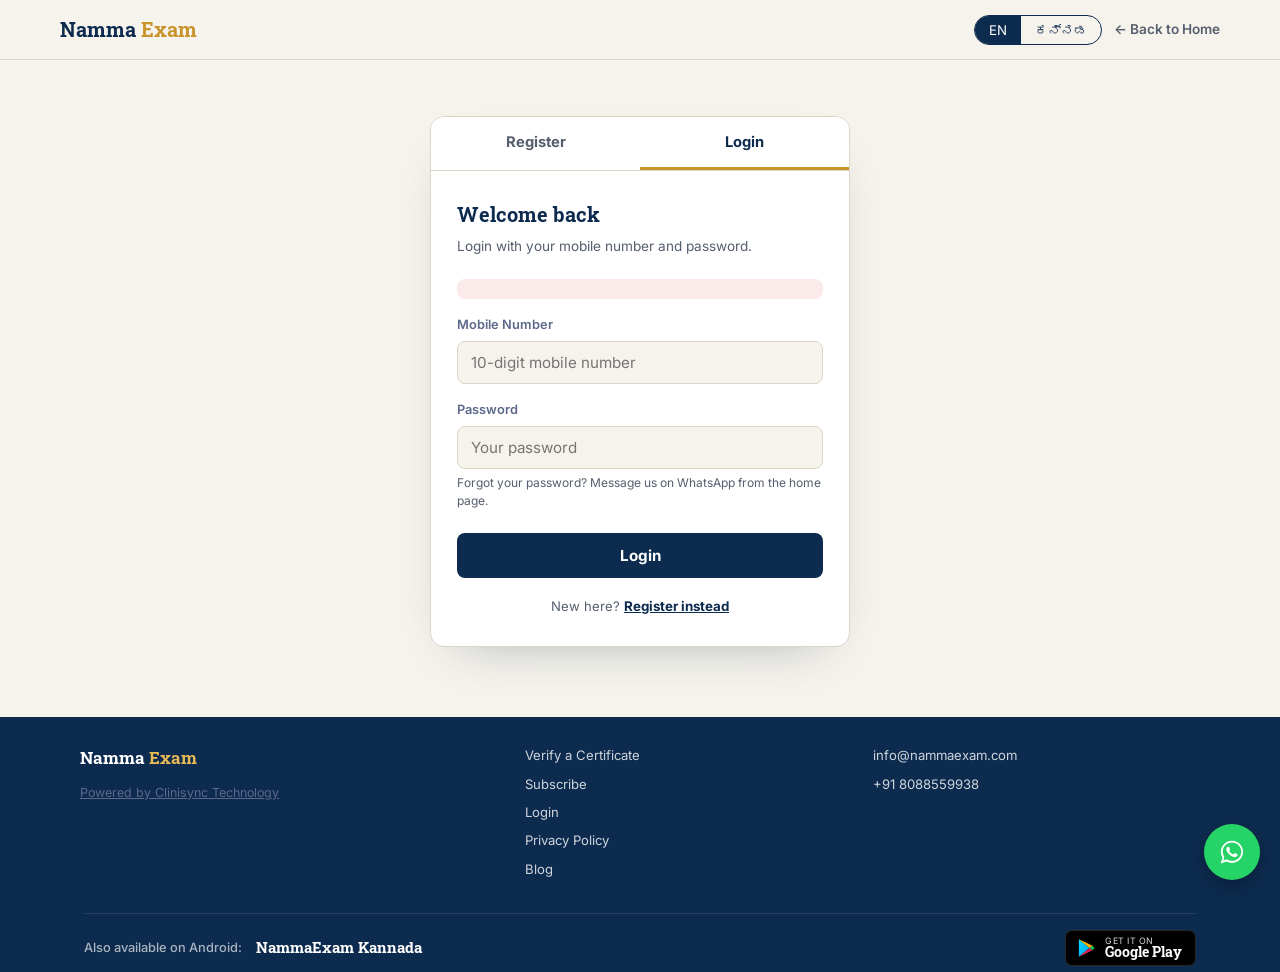
<file: dashboard.html>
<!DOCTYPE html>
<html lang="en">
<head>
<meta charset="UTF-8">
<meta name="viewport" content="width=device-width, initial-scale=1, viewport-fit=cover">
<title>My Study — Namma Exam</title>
<meta name="robots" content="noindex">
<link rel="manifest" href="manifest.json">
<meta name="theme-color" content="#0d2b4e">
<link rel="preconnect" href="https://fonts.gstatic.com" crossorigin>
<link href="https://fonts.googleapis.com/css2?family=Roboto+Slab:wght@500;700&family=Inter:wght@400;500;600;700&family=Noto+Serif+Kannada:wght@600;700&family=Noto+Sans+Kannada:wght@400;500;600&display=swap" rel="stylesheet">
<link rel="stylesheet" href="assets/styles.css">
<style>
  .greet{ display:flex; align-items:center; justify-content:space-between; gap:10px; margin-bottom:14px; }
  .greet h1{ font-size:1.15rem; }

  .ring-row{ display:flex; align-items:center; gap:14px; }
  .ring-text .big{ font-family:var(--font-head); font-weight:700; color:var(--navy); font-size:1rem; }

  .count-row{ display:flex; align-items:center; justify-content:space-between; gap:10px; margin-bottom:8px; }
  .count-days{ font-family:var(--font-head); font-weight:700; color:var(--gold); font-size:1.05rem; }
  .bar{ height:7px; background:var(--navy-soft); border-radius:999px; overflow:hidden; }
  .bar span{ display:block; height:100%; background:var(--gold); border-radius:999px; }

  .chips{ display:grid; grid-template-columns:repeat(3,1fr); gap:9px; margin:12px 0; }
  .chip{ background:#fff; border:1px solid var(--line); border-radius:var(--radius); padding:11px 6px; text-align:center; }
  .chip b{ display:block; font-family:var(--font-head); font-size:1.18rem; color:var(--navy); }
  .chip span{ font-size:0.68rem; color:var(--ink-soft); }

  .heat{ display:grid; grid-template-columns:repeat(14,1fr); gap:3px; }
  .heat i{ display:block; aspect-ratio:1; border-radius:2px; background:#f1ece0; }

  .task{ display:flex; align-items:center; gap:10px; padding:7px 0; }
  .task button.tick{
    width:22px; height:22px; flex:0 0 22px; border-radius:6px; cursor:pointer;
    border:1.6px solid var(--line); background:#fff; padding:0;
    display:flex; align-items:center; justify-content:center; color:#fff;
  }
  .task.done button.tick{ background:var(--green); border-color:var(--green); }
  .task.done .task-text{ text-decoration:line-through; color:var(--ink-soft); }
  .task-text{ flex:1; font-size:0.9rem; }
  .task .del{ background:none; border:0; color:var(--ink-soft); cursor:pointer; font-size:1.1rem; padding:0 4px; }
  .add-row{ display:flex; gap:8px; margin-top:8px; }
  .add-row input{ flex:1; min-height:42px; padding:9px 12px; border:1.5px solid var(--line); border-radius:8px; }

  .cal{ display:grid; grid-template-columns:repeat(7,1fr); gap:4px; }
  .cal .dow{ text-align:center; font-size:0.66rem; color:var(--ink-soft); padding-bottom:4px; }
  .cal button{
    aspect-ratio:1; border:1px solid var(--line); background:#fff; border-radius:7px;
    font-size:0.8rem; cursor:pointer; position:relative; color:var(--ink);
  }
  .cal button.off{ visibility:hidden; }
  .cal button.today{ border-color:var(--navy); font-weight:700; }
  .cal button.has::after{
    content:''; position:absolute; bottom:5px; left:50%; transform:translateX(-50%);
    width:5px; height:5px; border-radius:50%; background:var(--gold);
  }

  .cat{ background:#fff; border:1px solid var(--line); border-radius:var(--radius); margin-bottom:9px; overflow:hidden; }
  .cat-head{ display:flex; align-items:center; gap:10px; padding:13px 14px; cursor:pointer; }
  .cat-name{ font-family:var(--font-head); font-weight:700; color:var(--navy); font-size:0.94rem; }
  .cat-chev{ margin-left:auto; color:var(--ink-soft); transition:transform .2s; }
  .cat.open .cat-chev{ transform:rotate(180deg); }
  .cat-body{ display:none; border-top:1px solid var(--line); padding:4px 14px 14px; }
  .cat.open .cat-body{ display:block; }
  .post{ padding-top:13px; }
  .post + .post{ border-top:1px dashed var(--line); }
  .post-name{ font-weight:700; font-size:0.88rem; }
  .papers{ display:grid; grid-template-columns:repeat(auto-fill,minmax(126px,1fr)); gap:8px; margin-top:9px; }
  .paper{ border:1px solid var(--line); border-radius:9px; padding:10px; text-align:center; background:var(--paper); }
  .paper-year{ font-family:var(--font-head); font-weight:700; color:var(--navy); }
  .paper-att{ font-size:0.66rem; color:var(--ink-soft); margin:2px 0 7px; }
  .paper .btn{ width:100%; }

  .sub-banner{
    display:flex; align-items:center; gap:12px; flex-wrap:wrap;
    background:var(--navy); color:#fff; border-radius:var(--radius);
    padding:14px 16px; margin-bottom:14px;
  }
  .sub-banner p{ flex:1; min-width:180px; font-size:0.86rem; color:rgba(255,255,255,.85); }
</style>
</head>
<body>

<header id="app-header"></header>

<main class="wrap" style="padding-top:16px; padding-bottom:24px;">

  <div id="loading"></div>
  <div class="msg" id="err"></div>

  <div id="content" class="hidden">

    <div class="greet">
      <h1 id="greet-name"></h1>
      <span class="badge" id="sub-badge"></span>
    </div>

    <div class="sub-banner hidden" id="sub-banner">
      <p data-en="Unlock every paper in every department for one year."
         data-kn="ಒಂದು ವರ್ಷಕ್ಕೆ ಎಲ್ಲಾ ಪತ್ರಿಕೆಗಳನ್ನು ಅನ್‌ಲಾಕ್ ಮಾಡಿ.">Unlock every paper in every department for one year.</p>
      <a class="btn btn-primary btn-sm" href="subscribe.html">₹49</a>
    </div>

    <!-- readiness -->
    <div class="card">
      <div class="ring-row">
        <svg width="78" height="78" viewBox="0 0 78 78" aria-hidden="true">
          <circle cx="39" cy="39" r="32" fill="none" stroke="#eaf0f6" stroke-width="8"/>
          <circle id="ring" cx="39" cy="39" r="32" fill="none" stroke="#1f7a4d" stroke-width="8"
                  stroke-linecap="round" stroke-dasharray="201" stroke-dashoffset="201"
                  transform="rotate(-90 39 39)" style="transition:stroke-dashoffset .6s ease"/>
          <text id="ring-pct" x="39" y="44" text-anchor="middle" font-size="17"
                font-weight="700" fill="#0d2b4e">0%</text>
        </svg>
        <div class="ring-text">
          <div class="big" id="ring-label" data-en="Readiness" data-kn="ಸಿದ್ಧತೆ">Readiness</div>
          <div class="muted" id="ring-hint"></div>
        </div>
      </div>
    </div>

    <!-- goal / countdown -->
    <div class="card" style="margin-top:10px">
      <div id="goal-set" class="hidden">
        <div class="count-row">
          <span class="card-title" id="goal-post"></span>
          <span class="count-days" id="goal-days"></span>
        </div>
        <div class="muted" id="goal-score" style="margin-bottom:5px"></div>
        <div class="bar"><span id="goal-bar" style="width:0"></span></div>
        <button class="btn btn-ghost btn-sm" style="margin-top:11px" onclick="openGoal()"
                data-en="Edit target" data-kn="ಗುರಿ ಬದಲಿಸಿ">Edit target</button>
      </div>
      <div id="goal-none">
        <div class="card-title" data-en="Set your target" data-kn="ನಿಮ್ಮ ಗುರಿ ಹೊಂದಿಸಿ">Set your target</div>
        <p class="muted" style="margin:5px 0 11px"
           data-en="Pick the exam you are preparing for and see a countdown."
           data-kn="ನೀವು ತಯಾರಾಗುತ್ತಿರುವ ಪರೀಕ್ಷೆ ಆಯ್ಕೆಮಾಡಿ.">Pick the exam you are preparing for and see a countdown.</p>
        <button class="btn btn-navy btn-sm" onclick="openGoal()"
                data-en="Set target" data-kn="ಗುರಿ ಹೊಂದಿಸಿ">Set target</button>
      </div>
    </div>

    <!-- streak chips -->
    <div class="chips">
      <div class="chip"><b id="c-streak">0</b><span data-en="day streak" data-kn="ದಿನ ಸರಣಿ">day streak</span></div>
      <div class="chip"><b id="c-days">0</b><span data-en="active days" data-kn="ಸಕ್ರಿಯ ದಿನ">active days</span></div>
      <div class="chip"><b id="c-exams">0</b><span data-en="exams" data-kn="ಪರೀಕ್ಷೆಗಳು">exams</span></div>
    </div>

    <!-- attendance -->
    <div class="card">
      <div class="card-head">
        <span class="card-title" data-en="Attendance" data-kn="ಹಾಜರಾತಿ">Attendance</span>
        <span class="muted" id="heat-note"></span>
      </div>
      <div class="heat" id="heat"></div>
    </div>

    <!-- today's plan -->
    <div class="card" style="margin-top:10px">
      <div class="card-head">
        <span class="card-title" data-en="Today's plan" data-kn="ಇಂದಿನ ಯೋಜನೆ">Today's plan</span>
        <button class="btn btn-ghost btn-sm" onclick="openMonth()"
                data-en="Month" data-kn="ತಿಂಗಳು">Month</button>
      </div>
      <div id="tasks"></div>
      <div class="add-row">
        <input id="task-new" data-ph data-en="Add a task for today" data-kn="ಇಂದಿನ ಕೆಲಸ ಸೇರಿಸಿ">
        <button class="btn btn-navy btn-sm" onclick="addTask()" data-en="Add" data-kn="ಸೇರಿಸಿ">Add</button>
      </div>
    </div>

    <!-- papers -->
    <h2 style="margin:20px 0 10px" data-en="Your papers" data-kn="ನಿಮ್ಮ ಪತ್ರಿಕೆಗಳು">Your papers</h2>
    <div id="cats"></div>

    <div class="center" style="margin-top:20px">
      <button class="btn btn-ghost btn-sm" onclick="doLogout()"
              data-en="Log out" data-kn="ಲಾಗ್ ಔಟ್">Log out</button>
    </div>
  </div>
</main>

<!-- ===== goal sheet ===== -->
<div class="overlay" id="goal-sheet">
  <div class="sheet">
    <h2 data-en="Your target" data-kn="ನಿಮ್ಮ ಗುರಿ">Your target</h2>
    <div class="field" style="margin-top:12px">
      <label data-en="Preparing for" data-kn="ಯಾವ ಹುದ್ದೆಗೆ">Preparing for</label>
      <select id="g-post"></select>
    </div>
    <div class="field">
      <label data-en="Exam date" data-kn="ಪರೀಕ್ಷೆ ದಿನಾಂಕ">Exam date</label>
      <input type="date" id="g-date">
    </div>
    <div class="field">
      <label data-en="I want to become" data-kn="ನಾನು ಆಗಬೇಕು">I want to become</label>
      <input type="text" id="g-asp" data-ph data-en="Village Accountant" data-kn="ಗ್ರಾಮ ಲೆಕ್ಕಿಗ">
    </div>
    <div class="field">
      <label data-en="Target score" data-kn="ಗುರಿ ಅಂಕ">Target score</label>
      <input type="number" id="g-score" inputmode="numeric">
    </div>
    <button class="btn btn-primary btn-block" onclick="saveGoal()" data-en="Save" data-kn="ಉಳಿಸಿ">Save</button>
    <button class="btn btn-ghost btn-block" style="margin-top:8px" onclick="closeSheet('goal-sheet')"
            data-en="Cancel" data-kn="ರದ್ದು">Cancel</button>
  </div>
</div>

<!-- ===== month planner ===== -->
<div class="overlay" id="month-sheet">
  <div class="sheet">
    <div class="card-head">
      <button class="btn btn-ghost btn-sm" onclick="shiftMonth(-1)">&lsaquo;</button>
      <span class="card-title" id="m-label"></span>
      <button class="btn btn-ghost btn-sm" onclick="shiftMonth(1)">&rsaquo;</button>
    </div>
    <div class="cal" id="m-grid"></div>
    <div style="margin-top:14px">
      <div class="card-title" id="m-day-label"></div>
      <div id="m-tasks"></div>
      <div class="add-row">
        <input id="m-new" data-ph data-en="Add a task" data-kn="ಕೆಲಸ ಸೇರಿಸಿ">
        <button class="btn btn-navy btn-sm" onclick="addTask(selectedDate)" data-en="Add" data-kn="ಸೇರಿಸಿ">Add</button>
      </div>
    </div>
    <button class="btn btn-ghost btn-block" style="margin-top:12px" onclick="closeSheet('month-sheet')"
            data-en="Close" data-kn="ಮುಚ್ಚಿ">Close</button>
  </div>
</div>

<footer id="app-footer"></footer>
<nav id="app-tabbar"></nav>

<script src="assets/app.js"></script>
<script>
  renderChrome('dash');

  const session = Session.require();
  let data = null, cal = null, notes = [], selectedDate = iso(new Date());
  let monthCursor = new Date();

  function iso(d){ return d.toISOString().slice(0,10); }
  function fmtDay(s){
    const d = new Date(s + 'T00:00:00');
    return d.toLocaleDateString(undefined, { weekday:'short', day:'numeric', month:'short' });
  }

  /* ================= load ================= */
  async function load() {
    if (!session) return;
    showLoader('loading', 'Loading your study...');
    try {
      const [d, c] = await Promise.all([
        api('get_dashboard', { p_mobile: session.mobile }),
        api('get_study_calendar', { p_mobile: session.mobile, p_days: 98 }),
      ]);
      if (!d || d.success !== true) throw new Error(d && d.error);
      data = d; cal = c;
      document.getElementById('loading').innerHTML = '';
      document.getElementById('content').classList.remove('hidden');
      render();
    } catch (e) {
      document.getElementById('loading').innerHTML = '';
      showMsg('err', errorText(e.message));
    }
  }

  /* ================= render ================= */
  function render() {
    const s = data.student;

    document.getElementById('greet-name').textContent =
      (lang() === 'kn' ? 'ನಮಸ್ಕಾರ, ' : 'Namaskara, ') + s.name;

    const badge = document.getElementById('sub-badge');
    if (s.subscribed) {
      badge.className = 'badge badge-active';
      badge.textContent = (lang() === 'kn' ? 'ಸಕ್ರಿಯ' : 'Active') + ' · ' + (s.subscriptionExpiry || '');
      document.getElementById('sub-banner').classList.add('hidden');
    } else {
      badge.className = 'badge badge-inactive';
      badge.textContent = lang() === 'kn' ? 'ಉಚಿತ ಯೋಜನೆ' : 'Free plan';
      document.getElementById('sub-banner').classList.remove('hidden');
    }

    // readiness ring — 201 is the circumference of r=32
    const pct = Number(data.readiness) || 0;
    document.getElementById('ring').setAttribute('stroke-dashoffset', String(201 - 201 * pct / 100));
    document.getElementById('ring-pct').textContent = pct + '%';
    document.getElementById('ring-hint').textContent =
      data.totalExams === 0 ? 'Take a paper to start' :
      pct >= 70 ? 'Strong — keep the streak' :
      pct >= 40 ? 'On track — keep practising' : 'Early days — practise regularly';

    // chips
    const st = data.streak || {};
    document.getElementById('c-streak').textContent = st.currentStreak || 0;
    document.getElementById('c-days').textContent   = st.activeDays || 0;
    document.getElementById('c-exams').textContent  = data.totalExams || 0;

    renderGoal();
    renderHeat();
    renderTasks(data.todayTasks || [], 'tasks', null);
    renderCats();
    applyLang();
  }

  function renderGoal() {
    const g = data.goal;
    const has = g && (g.targetExamDate || g.targetPostId || g.targetScore);
    document.getElementById('goal-set').classList.toggle('hidden', !has);
    document.getElementById('goal-none').classList.toggle('hidden', !!has);
    if (!has) return;

    document.getElementById('goal-post').textContent = postName(g.targetPostId) || (g.aspiration || 'My target');
    const days = g.daysLeft;
    document.getElementById('goal-days').textContent =
      days === null || days === undefined ? '' :
      days < 0 ? 'Exam passed' : days + (lang() === 'kn' ? ' ದಿನ ಬಾಕಿ' : ' days left');

    const best = Number(g.bestScore || 0), target = Number(g.targetScore || 0);
    document.getElementById('goal-score').textContent =
      target ? 'Best ' + best + ' / Target ' + target : 'Best ' + best;
    document.getElementById('goal-bar').style.width =
      target ? Math.min(100, Math.round(best / target * 100)) + '%' : '0';
  }

  function postName(postId) {
    let out = null;
    (data.categories || []).forEach(function (c) {
      (c.posts || []).forEach(function (p) { if (p.postId === postId) out = pick(p.nameEn, p.nameKn); });
    });
    return out;
  }

  /* 14 columns x 7 rows of days, most recent last */
  function renderHeat() {
    const counts = {};
    ((cal && cal.days) || []).forEach(function (d) { counts[d.date] = d.exams; });

    const cells = [];
    const today = new Date();
    for (let i = 97; i >= 0; i--) {
      const d = new Date(today); d.setDate(d.getDate() - i);
      const key = iso(d); const n = counts[key] || 0;
      const bg = n === 0 ? '#f1ece0' : n === 1 ? '#e9cf94' : n === 2 ? '#d8a648' : '#1f7a4d';
      cells.push('<i title="' + key + ' · ' + n + '" style="background:' + bg + '"></i>');
    }
    document.getElementById('heat').innerHTML = cells.join('');
    document.getElementById('heat-note').textContent = (cal && cal.days ? cal.days.length : 0) + ' active days';
  }

  function renderTasks(list, intoId, dateForEmpty) {
    const box = document.getElementById(intoId);
    if (!list.length) {
      box.innerHTML = '<p class="muted" style="padding:6px 0">' +
        (dateForEmpty ? 'Nothing planned.' : 'Nothing planned for today.') + '</p>';
      return;
    }
    box.innerHTML = list.map(function (t) {
      return '<div class="task' + (t.isDone ? ' done' : '') + '">' +
        '<button class="tick" onclick="tick(' + t.id + ',' + (!t.isDone) + ')" aria-label="Done">' +
          (t.isDone ? '<svg viewBox="0 0 16 16" width="13" height="13" fill="none" stroke="currentColor" ' +
                      'stroke-width="2.4" stroke-linecap="round"><path d="M2 8l4 4 8-8"/></svg>' : '') +
        '</button>' +
        '<span class="task-text">' + esc(t.body) + '</span>' +
        '<button class="del" onclick="delTask(' + t.id + ')" aria-label="Delete">&times;</button>' +
      '</div>';
    }).join('');
  }

  function renderCats() {
    const box = document.getElementById('cats');
    box.innerHTML = (data.categories || []).map(function (cat, idx) {
      const posts = (cat.posts || []);
      return '<div class="cat" id="dcat-' + idx + '">' +
        '<div class="cat-head" onclick="toggleCat(' + idx + ')">' +
          '<span class="cat-name">' + esc(pick(cat.nameEn, cat.nameKn)) + '</span>' +
          '<span class="cat-chev"><svg viewBox="0 0 24 24" width="18" height="18" fill="none" ' +
            'stroke="currentColor" stroke-width="2" stroke-linecap="round"><path d="M6 9l6 6 6-6"/></svg></span>' +
        '</div>' +
        '<div class="cat-body">' + posts.map(function (p) {
          return '<div class="post">' +
            '<div class="post-name">' + esc(pick(p.nameEn, p.nameKn)) + '</div>' +
            '<div class="papers">' + (p.papers || []).map(paperCard).join('') + '</div>' +
          '</div>';
        }).join('') + '</div>' +
      '</div>';
    }).join('');
  }

  function paperCard(p) {
    const id = esc(p.paperId);
    const limit = Number(p.attemptLimit);
    const attempts = limit >= 900
      ? (lang() === 'kn' ? 'ಅಪರಿಮಿತ' : 'Unlimited')
      : p.attemptsUsed + '/' + limit + (lang() === 'kn' ? ' ಬಾರಿ' : ' used');

    let cls = 'badge-locked', label = 'LOCKED', btn = null;
    if (p.status === 'continue')      { cls = 'badge-warn';   label = 'RESUME';   btn = ['btn-primary', 'Resume', 'ಮುಂದುವರಿಸಿ']; }
    else if (p.status === 'free')     { cls = 'badge-free';   label = 'FREE';     btn = ['btn-primary', 'Start', 'ಪ್ರಾರಂಭಿಸಿ']; }
    else if (p.status === 'unlocked') { cls = 'badge-active'; label = 'UNLOCKED'; btn = ['btn-navy', 'Start', 'ಪ್ರಾರಂಭಿಸಿ']; }

    const out = Number(p.attemptsUsed) >= limit && limit < 900;

    return '<div class="paper">' +
      '<div class="paper-year">' + esc(p.year || '—') + '</div>' +
      '<div class="paper-att">' + attempts + '</div>' +
      '<span class="badge ' + cls + '" style="display:block;margin-bottom:7px">' + label + '</span>' +
      (btn && !out
        ? '<button class="btn ' + btn[0] + ' btn-sm" onclick="goExam(\'' + id + '\')">' + btn[1] + '</button>'
        : out
          ? '<button class="btn btn-ghost btn-sm" disabled>No attempts left</button>'
          : '<button class="btn btn-ghost btn-sm" onclick="location.href=\'subscribe.html\'">Unlock</button>') +
    '</div>';
  }

  /* ================= actions ================= */
  function toggleCat(i){ document.getElementById('dcat-' + i).classList.toggle('open'); }
  function goExam(id){ location.href = 'exam.html?paper=' + encodeURIComponent(id); }
  function doLogout(){ Session.clear(); location.href = 'index.html'; }
  function closeSheet(id){ document.getElementById(id).classList.remove('show'); }

  /* ---- goal ---- */
  function openGoal() {
    const sel = document.getElementById('g-post');
    sel.innerHTML = '<option value="">—</option>' + (data.categories || []).map(function (c) {
      return (c.posts || []).map(function (p) {
        return '<option value="' + esc(p.postId) + '">' + esc(pick(p.nameEn, p.nameKn)) + '</option>';
      }).join('');
    }).join('');
    const g = data.goal || {};
    sel.value = g.targetPostId || '';
    document.getElementById('g-date').value  = g.targetExamDate || '';
    document.getElementById('g-asp').value   = g.aspiration || '';
    document.getElementById('g-score').value = g.targetScore || '';
    document.getElementById('goal-sheet').classList.add('show');
  }

  async function saveGoal() {
    try {
      const r = await api('save_goal', {
        p_mobile: session.mobile,
        p_target_post_id: document.getElementById('g-post').value || null,
        p_target_exam_date: document.getElementById('g-date').value || null,
        p_aspiration: document.getElementById('g-asp').value || null,
        p_target_score: parseInt(document.getElementById('g-score').value, 10) || null,
      });
      if (!r || r.success !== true) return toast(errorText(r && r.error));
      closeSheet('goal-sheet');
      toast('Target saved');
      await load();
    } catch (e) { toast(errorText(e.message)); }
  }

  /* ---- tasks ---- */
  async function addTask(forDate) {
    const inputId = forDate ? 'm-new' : 'task-new';
    const box = document.getElementById(inputId);
    const body = box.value.trim();
    if (!body) return;
    try {
      const r = await api('save_note', {
        p_mobile: session.mobile, p_note_date: forDate || iso(new Date()), p_body: body,
      });
      if (!r || r.success !== true) return toast(errorText(r && r.error));
      box.value = '';
      forDate ? await loadMonth() : await load();
    } catch (e) { toast(errorText(e.message)); }
  }

  async function tick(id, done) {
    try {
      await api('toggle_note', { p_mobile: session.mobile, p_id: id, p_is_done: done });
      document.getElementById('month-sheet').classList.contains('show') ? await loadMonth() : await load();
    } catch (e) { toast(errorText(e.message)); }
  }

  async function delTask(id) {
    try {
      await api('delete_note', { p_mobile: session.mobile, p_id: id });
      document.getElementById('month-sheet').classList.contains('show') ? await loadMonth() : await load();
    } catch (e) { toast(errorText(e.message)); }
  }

  /* ---- month planner ---- */
  function openMonth() { monthCursor = new Date(); selectedDate = iso(new Date()); loadMonth();
                         document.getElementById('month-sheet').classList.add('show'); }
  function shiftMonth(n) { monthCursor.setMonth(monthCursor.getMonth() + n); loadMonth(); }

  async function loadMonth() {
    const y = monthCursor.getFullYear(), m = monthCursor.getMonth();
    const first = new Date(y, m, 1), last = new Date(y, m + 1, 0);
    document.getElementById('m-label').textContent =
      first.toLocaleDateString(undefined, { month:'long', year:'numeric' });

    try {
      const r = await api('get_notes', {
        p_mobile: session.mobile, p_from: iso(first), p_to: iso(last),
      });
      notes = (r && r.notes) || [];
    } catch (e) { notes = []; }

    const byDate = {};
    notes.forEach(function (n) { (byDate[n.date] = byDate[n.date] || []).push(n); });

    let html = ['S','M','T','W','T','F','S'].map(function (d) { return '<span class="dow">' + d + '</span>'; }).join('');
    for (let i = 0; i < first.getDay(); i++) html += '<button class="off"></button>';
    for (let d = 1; d <= last.getDate(); d++) {
      const key = iso(new Date(y, m, d));
      html += '<button class="' + (byDate[key] ? 'has ' : '') + (key === iso(new Date()) ? 'today' : '') + '" ' +
              'onclick="pickDay(\'' + key + '\')">' + d + '</button>';
    }
    document.getElementById('m-grid').innerHTML = html;
    pickDay(selectedDate, byDate);
  }

  function pickDay(key, byDate) {
    selectedDate = key;
    if (!byDate) { byDate = {}; notes.forEach(function (n) { (byDate[n.date] = byDate[n.date] || []).push(n); }); }
    document.getElementById('m-day-label').textContent = fmtDay(key);
    renderTasks(byDate[key] || [], 'm-tasks', key);
  }

  document.addEventListener('ne:lang', function () { if (data) render(); });
  load();
</script>

</body>
</html>
</file>
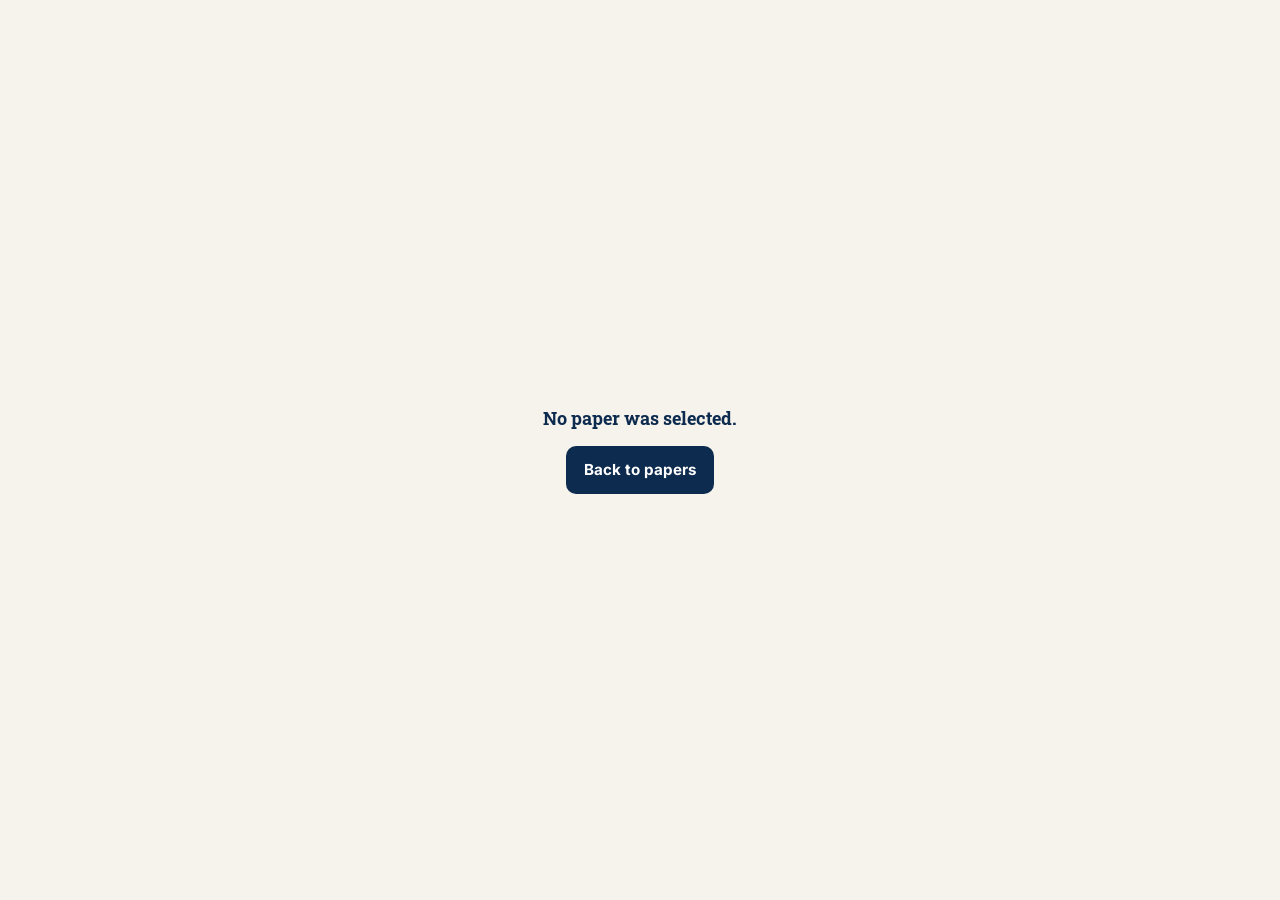
<file: exam.html>
<!DOCTYPE html>
<html lang="en">
<head>
<meta charset="UTF-8">
<meta name="viewport" content="width=device-width, initial-scale=1, viewport-fit=cover">
<title>Exam — Namma Exam</title>
<meta name="robots" content="noindex">
<meta name="theme-color" content="#0d2b4e">
<link rel="preconnect" href="https://fonts.gstatic.com" crossorigin>
<link href="https://fonts.googleapis.com/css2?family=Roboto+Slab:wght@500;700&family=Inter:wght@400;500;600;700&family=Noto+Serif+Kannada:wght@600;700&family=Noto+Sans+Kannada:wght@400;500;600&display=swap" rel="stylesheet">
<link rel="stylesheet" href="assets/styles.css">
<style>
  /* This page deliberately has NO header, footer, tab bar or clickable logo.
     Every one of those is an accidental exit during a live timed exam.
     Carried over from v2, where the rule was set and repeated on purpose. */

  body{ padding-bottom:0; background:var(--paper); }

  .exam-top{
    position:sticky; top:0; z-index:30;
    background:var(--navy); color:#fff;
    padding-top:env(safe-area-inset-top);
  }
  .exam-top-inner{ display:flex; align-items:center; gap:10px; padding:10px 14px; }
  .timer{
    font-family:var(--font-head); font-weight:700; font-size:1.05rem;
    background:rgba(255,255,255,.12); padding:5px 12px; border-radius:999px;
    font-variant-numeric:tabular-nums;
  }
  .timer.low{ background:var(--red); animation:pulse 1s ease-in-out infinite; }
  @keyframes pulse{ 50%{ opacity:.65 } }
  .paper-id{ font-size:0.76rem; color:rgba(255,255,255,.7); flex:1; overflow:hidden; text-overflow:ellipsis; white-space:nowrap; }
  .top-btn{ background:transparent; border:1.4px solid rgba(255,255,255,.45); color:#fff;
            border-radius:999px; padding:6px 12px; font-size:0.76rem; cursor:pointer; }

  .qbar{ display:flex; align-items:center; gap:8px; padding:9px 14px; background:#fff; border-bottom:1px solid var(--line); }
  .qnum{ font-weight:700; color:var(--navy); font-size:0.9rem; }
  .qdiff{ font-size:0.66rem; padding:2px 8px; border-radius:999px; }
  .qdiff.easy{ background:var(--green-soft); color:var(--green); }
  .qdiff.medium{ background:#fff3d9; color:#8a6100; }
  .qdiff.hard{ background:var(--red-soft); color:var(--red); }
  .answered-count{ margin-left:auto; font-size:0.74rem; color:var(--ink-soft); }

  .qwrap{ padding:16px 14px 150px; max-width:760px; margin:0 auto; }
  .qtext{ font-size:1.02rem; line-height:1.6; margin-bottom:14px; }
  .qimg{ max-width:100%; border:1px solid var(--line); border-radius:8px; margin-bottom:14px; }

  .opt{
    display:flex; align-items:flex-start; gap:11px;
    background:#fff; border:1.6px solid var(--line); border-radius:10px;
    padding:13px; margin-bottom:9px; cursor:pointer; width:100%; text-align:left;
    min-height:48px;
  }
  .opt.sel{ border-color:var(--navy); background:var(--navy-soft); }
  .opt-key{
    width:26px; height:26px; flex:0 0 26px; border-radius:50%;
    background:var(--navy-soft); color:var(--navy);
    display:flex; align-items:center; justify-content:center;
    font-weight:700; font-size:0.8rem;
  }
  .opt.sel .opt-key{ background:var(--navy); color:#fff; }
  .opt-text{ flex:1; font-size:0.94rem; line-height:1.45; }

  .bottom{
    position:fixed; left:0; right:0; bottom:0; z-index:28;
    background:#fff; border-top:1px solid var(--line);
    padding:9px 12px calc(9px + env(safe-area-inset-bottom));
  }
  .bottom-row{ display:flex; gap:8px; max-width:760px; margin:0 auto; }
  .bottom-row .btn{ flex:1; }

  .palette{
    position:fixed; inset:0; z-index:60; background:rgba(13,43,78,.55);
    display:none; align-items:flex-end;
  }
  .palette.show{ display:flex; }
  .palette-inner{
    background:#fff; width:100%; max-height:76vh; overflow:auto;
    border-radius:16px 16px 0 0; padding:16px 14px calc(16px + env(safe-area-inset-bottom));
  }
  .pfilters{ display:flex; gap:6px; margin-bottom:12px; flex-wrap:wrap; }
  .pf{ border:1.4px solid var(--line); background:#fff; border-radius:999px;
       padding:5px 11px; font-size:0.74rem; cursor:pointer; }
  .pf.active{ background:var(--navy); color:#fff; border-color:var(--navy); }
  .pgrid{ display:grid; grid-template-columns:repeat(auto-fill,minmax(42px,1fr)); gap:7px; }
  .pbtn{
    aspect-ratio:1; border:1.4px solid var(--line); background:#fff;
    border-radius:8px; font-size:0.8rem; font-weight:600; cursor:pointer; color:var(--ink);
  }
  .pbtn.answered{ background:var(--green); border-color:var(--green); color:#fff; }
  .pbtn.marked{ background:var(--gold); border-color:var(--gold); color:#fff; }
  .pbtn.visited{ background:#eee; }
  .pbtn.current{ outline:3px solid var(--navy); outline-offset:1px; }
  .pbtn.hide{ display:none; }
  .legend{ display:flex; gap:12px; flex-wrap:wrap; font-size:0.72rem; color:var(--ink-soft); margin-top:12px; }
  .dot{ display:inline-block; width:10px; height:10px; border-radius:3px; margin-right:4px; vertical-align:-1px; }

  .center-screen{
    position:fixed; inset:0; z-index:90; background:var(--paper);
    display:none; flex-direction:column; align-items:center; justify-content:center; padding:24px;
  }
  .center-screen.show{ display:flex; }
  .countdown-num{ font-family:var(--font-head); font-size:5rem; color:var(--navy); font-weight:700; }

  .warn{
    position:fixed; left:12px; right:12px; top:70px; z-index:55;
    background:var(--red-soft); color:var(--red); border:1px solid var(--red);
    border-radius:10px; padding:11px 13px; font-size:0.84rem; display:none;
  }
  .warn.show{ display:block; }

  .save-pill{
    position:fixed; right:12px; bottom:76px; z-index:29;
    background:var(--green); color:#fff; font-size:0.72rem;
    padding:5px 11px; border-radius:999px; opacity:0; transition:opacity .25s;
  }
  .save-pill.show{ opacity:1; }

  /* Report a broken question.
     This is the ONLY outward link on the exam page, and it opens in a new
     tab so the exam is never navigated away from. It sits below the
     question rather than near the controls, for the same reason. */
  .report{
    margin-top:26px; padding:13px 14px;
    background:#fff3d9; border:1px solid #e8c877; border-radius:10px;
  }
  .report b{ display:block; color:#8a6100; font-size:0.86rem; margin-bottom:3px; }
  .report p{ font-size:0.78rem; color:#7a5800; line-height:1.5; margin-bottom:9px; }
  .report a{
    display:inline-block; background:#8a6100; color:#fff;
    padding:8px 15px; border-radius:8px; font-size:0.8rem; font-weight:700;
  }
</style>
</head>
<body>

<!-- countdown before the exam opens -->
<div class="center-screen show" id="countdown">
  <div class="muted" data-en="Your exam starts in" data-kn="ಪರೀಕ್ಷೆ ಪ್ರಾರಂಭವಾಗುತ್ತದೆ">Your exam starts in</div>
  <div class="countdown-num" id="cd-num">5</div>
</div>

<div class="center-screen" id="fatal">
  <h2 id="fatal-msg" style="text-align:center"></h2>
  <a class="btn btn-navy" style="margin-top:16px" href="browse.html"
     data-en="Back to papers" data-kn="ಪತ್ರಿಕೆಗಳಿಗೆ ಹಿಂತಿರುಗಿ">Back to papers</a>
</div>

<div class="center-screen" id="submitting">
  <div id="submitting-loader"></div>
</div>

<!-- the exam itself -->
<div id="shell" class="hidden">
  <div class="exam-top">
    <div class="exam-top-inner">
      <span class="timer" id="timer">--:--</span>
      <span class="paper-id" id="paper-id"></span>
      <button class="top-btn" id="btn-exit" onclick="exitExam()"></button>
    </div>
  </div>

  <div class="qbar">
    <span class="qnum" id="qnum"></span>
    <span class="qdiff hidden" id="qdiff"></span>
    <span class="answered-count" id="acount"></span>
  </div>

  <div class="qwrap">
    <div class="qtext" id="qtext"></div>
    <img class="qimg hidden" id="qimg" alt="">
    <div id="opts"></div>
    <button class="btn btn-ghost btn-sm" style="margin-top:4px" onclick="clearAnswer()"
            data-en="Clear answer" data-kn="ಉತ್ತರ ಅಳಿಸಿ">Clear answer</button>

    <div class="report">
      <b data-en="Something wrong with this question?"
         data-kn="ಈ ಪ್ರಶ್ನೆಯಲ್ಲಿ ಏನಾದರೂ ತಪ್ಪಿದೆಯೇ?">Something wrong with this question?</b>
      <p data-en="If the question is missing, the image will not load, or the options are blank — tell us. Take a screenshot first, it helps us fix it faster. Your exam stays open."
         data-kn="ಪ್ರಶ್ನೆ ಕಾಣಿಸದಿದ್ದರೆ, ಚಿತ್ರ ಬರದಿದ್ದರೆ ಅಥವಾ ಆಯ್ಕೆಗಳು ಖಾಲಿ ಇದ್ದರೆ ನಮಗೆ ತಿಳಿಸಿ. ಮೊದಲು ಸ್ಕ್ರೀನ್‌ಶಾಟ್ ತೆಗೆದುಕೊಳ್ಳಿ. ನಿಮ್ಮ ಪರೀಕ್ಷೆ ತೆರೆದೇ ಇರುತ್ತದೆ.">If the question is missing, the image will not load, or the options are blank — tell us. Take a screenshot first, it helps us fix it faster. Your exam stays open.</p>
      <a id="report-link" target="_blank" rel="noopener"
         data-en="Report this question" data-kn="ಈ ಪ್ರಶ್ನೆ ವರದಿ ಮಾಡಿ">Report this question</a>
    </div>
  </div>

  <div class="bottom">
    <div class="bottom-row">
      <button class="btn btn-ghost" onclick="go(-1)" data-en="Back" data-kn="ಹಿಂದೆ">Back</button>
      <button class="btn btn-ghost" onclick="toggleMark()" id="btn-mark"
              data-en="Mark" data-kn="ಗುರುತು">Mark</button>
      <button class="btn btn-ghost" onclick="openPalette()" data-en="All" data-kn="ಎಲ್ಲಾ">All</button>
      <button class="btn btn-primary" onclick="go(1)" data-en="Next" data-kn="ಮುಂದೆ">Next</button>
    </div>
  </div>

  <div class="warn" id="tabwarn"></div>
  <div class="save-pill" id="savepill" data-en="Saved" data-kn="ಉಳಿಸಲಾಗಿದೆ">Saved</div>
</div>

<!-- question palette -->
<div class="palette" id="palette" onclick="if(event.target===this) closePalette()">
  <div class="palette-inner">
    <div class="pfilters">
      <button class="pf active" data-f="all"        onclick="setFilter('all',this)">All</button>
      <button class="pf" data-f="answered"   onclick="setFilter('answered',this)">Answered</button>
      <button class="pf" data-f="unanswered" onclick="setFilter('unanswered',this)">Not answered</button>
      <button class="pf" data-f="marked"     onclick="setFilter('marked',this)">Marked</button>
    </div>
    <div class="pgrid" id="pgrid"></div>
    <div class="legend">
      <span><i class="dot" style="background:var(--green)"></i>Answered</span>
      <span><i class="dot" style="background:var(--gold)"></i>Marked</span>
      <span><i class="dot" style="background:#eee"></i>Seen</span>
    </div>
    <button class="btn btn-navy btn-block" style="margin-top:14px" onclick="confirmSubmit()"
            data-en="Submit exam" data-kn="ಪರೀಕ್ಷೆ ಸಲ್ಲಿಸಿ">Submit exam</button>
    <button class="btn btn-ghost btn-block" style="margin-top:8px" onclick="closePalette()"
            data-en="Keep going" data-kn="ಮುಂದುವರಿಸಿ">Keep going</button>
  </div>
</div>

<!-- submit confirmation -->
<div class="overlay" id="confirm">
  <div class="sheet">
    <h2 data-en="Submit your exam?" data-kn="ಪರೀಕ್ಷೆ ಸಲ್ಲಿಸುವುದೇ?">Submit your exam?</h2>
    <div id="confirm-stats" class="muted" style="margin:10px 0 14px"></div>
    <div class="msg msg-info show" id="confirm-warn" style="display:none"></div>
    <button class="btn btn-primary btn-block" onclick="submitExam()"
            data-en="Yes, submit" data-kn="ಹೌದು, ಸಲ್ಲಿಸಿ">Yes, submit</button>
    <button class="btn btn-ghost btn-block" style="margin-top:8px"
            onclick="document.getElementById('confirm').classList.remove('show')"
            data-en="Keep going" data-kn="ಮುಂದುವರಿಸಿ">Keep going</button>
  </div>
</div>

<!-- anonymous gate -->
<div class="overlay" id="gate">
  <div class="sheet">
    <h2 data-en="See your score" data-kn="ನಿಮ್ಮ ಅಂಕ ನೋಡಿ">See your score</h2>
    <p class="muted" style="margin:7px 0 14px"
       data-en="Register free to see your result, save it and get your certificate."
       data-kn="ಫಲಿತಾಂಶ ನೋಡಲು ಉಚಿತವಾಗಿ ನೋಂದಾಯಿಸಿ.">Register free to see your result, save it and get your certificate.</p>

    <div class="tabs">
      <button class="tab-btn active" id="gt-r" onclick="gateTab('r')"
              data-en="Register" data-kn="ನೋಂದಣಿ">Register</button>
      <button class="tab-btn" id="gt-l" onclick="gateTab('l')"
              data-en="Login" data-kn="ಲಾಗಿನ್">Login</button>
    </div>

    <div class="panel active" id="gp-r">
      <div class="field"><input type="tel" id="g-mobile" maxlength="10" inputmode="numeric"
           data-ph data-en="10-digit mobile" data-kn="ಮೊಬೈಲ್ ಸಂಖ್ಯೆ"></div>
      <div class="field"><input type="text" id="g-name"
           data-ph data-en="Your name" data-kn="ನಿಮ್ಮ ಹೆಸರು"></div>
      <div class="field"><input type="password" id="g-pw"
           data-ph data-en="Choose a password" data-kn="ಪಾಸ್‌ವರ್ಡ್"></div>
      <button class="btn btn-primary btn-block" onclick="gateRegister()"
              data-en="Register and see result" data-kn="ನೋಂದಾಯಿಸಿ">Register and see result</button>
    </div>

    <div class="panel" id="gp-l">
      <div class="field"><input type="tel" id="gl-mobile" maxlength="10" inputmode="numeric"
           data-ph data-en="10-digit mobile" data-kn="ಮೊಬೈಲ್ ಸಂಖ್ಯೆ"></div>
      <div class="field"><input type="password" id="gl-pw"
           data-ph data-en="Password" data-kn="ಪಾಸ್‌ವರ್ಡ್"></div>
      <button class="btn btn-navy btn-block" onclick="gateLogin()"
              data-en="Login and see result" data-kn="ಲಾಗಿನ್">Login and see result</button>
    </div>

    <div class="msg" id="gate-msg"></div>
    <div class="msg msg-info" id="gate-warn" style="margin-top:10px"></div>
    <button class="btn btn-ghost btn-block" style="margin-top:10px" onclick="notNow()"
            data-en="Not now" data-kn="ಈಗ ಬೇಡ">Not now</button>
  </div>
</div>

<!-- unsaved score for the anonymous path -->
<div class="center-screen" id="unsaved">
  <div class="card" style="max-width:380px; width:100%; text-align:center">
    <span class="badge badge-warn" data-en="Not saved" data-kn="ಉಳಿಸಿಲ್ಲ">Not saved</span>
    <h2 style="margin:12px 0 4px" data-en="Your score" data-kn="ನಿಮ್ಮ ಅಂಕ">Your score</h2>
    <div id="u-score" style="font-family:var(--font-head); font-size:2.4rem; color:var(--navy); font-weight:700"></div>
    <div class="muted" id="u-stats" style="margin:8px 0 16px"></div>
    <a class="btn btn-primary btn-block" href="auth.html?tab=register"
       data-en="Register to save it" data-kn="ಉಳಿಸಲು ನೋಂದಾಯಿಸಿ">Register to save it</a>
    <a class="btn btn-ghost btn-block" style="margin-top:8px" href="browse.html"
       data-en="Back to papers" data-kn="ಪತ್ರಿಕೆಗಳಿಗೆ">Back to papers</a>
  </div>
</div>

<script src="assets/app.js"></script>
<script>
/* ==========================================================================
   STATE
   ========================================================================== */
const paperId = new URLSearchParams(location.search).get('paper');
const session = Session.get();

let anon      = !session.mobile;
let mobile    = session.mobile || null;
let questions = [];
let answers   = {};     // questionId -> 0..3
let marked    = {};     // questionId -> true
let visited   = {};
let times     = {};     // questionId -> seconds
let idx = 0, timeLeft = 0, fullTime = 0, violations = 0;
let timerH = null, autoH = null, qStart = 0;
let submitted = false, filter = 'all', notNowCount = 0, gateOpen = false;
let pbtns = [];

const LKEY = 'ne_exam_' + (mobile || 'anon') + '_' + paperId;

// one source of truth for the form URL — it lives in app.js
document.getElementById('report-link').href = SITE.reportForm;

/* ==========================================================================
   LOCAL STATE  — the fix that matters most on this page
   --------------------------------------------------------------------------
   v2 autosaved straight to the server every 30s and swallowed every failure
   with an empty catch. Anonymous users had no save at all. On rural mobile
   data a dropped connection silently cost a student an hour of work.

   Here every single tap writes to localStorage first — instant, offline,
   cannot fail. The network save becomes a best-effort sync on top of a copy
   that is already safe.
   ========================================================================== */
function saveLocal() {
  try {
    localStorage.setItem(LKEY, JSON.stringify({
      answers: answers, marked: marked, visited: visited, times: times,
      idx: idx, timeLeft: timeLeft, violations: violations, at: Date.now(),
    }));
  } catch (e) {}
}
function loadLocal() {
  try {
    const raw = localStorage.getItem(LKEY);
    if (!raw) return null;
    const s = JSON.parse(raw);
    // ignore anything older than 24h; a stale half-exam is more confusing than none
    if (Date.now() - (s.at || 0) > 864e5) { localStorage.removeItem(LKEY); return null; }
    return s;
  } catch (e) { return null; }
}
function clearLocal() { try { localStorage.removeItem(LKEY); } catch (e) {} }

/* ==========================================================================
   BOOT
   ========================================================================== */
async function init() {
  if (!paperId) return fatal('No paper was selected.');

  const ready = anon
    ? api('get_questions_public', { p_paper_id: paperId })
    : api('start_exam', { p_mobile: mobile, p_paper_id: paperId });

  await countdown();

  let d;
  try { d = await ready; }
  catch (e) { return fatal(errorText(e.message)); }

  if (!d || d.success !== true) {
    if (d && d.error === 'ATTEMPT_LIMIT_REACHED') {
      return fatal('You have used all ' + d.attemptLimit + ' attempts on this paper.');
    }
    return fatal(errorText(d && d.error));
  }

  questions = d.questions || [];
  if (!questions.length) return fatal('This paper has no questions yet.');

  fullTime = Number(d.durationMinutes) * 60;
  timeLeft = Number(d.timeRemainingSeconds) || fullTime;

  // server state first (a logged-in resume), then anything newer kept locally
  if (!anon) {
    answers    = d.answers || {};
    marked     = {};
    (d.markedReview || []).forEach(function (q) { marked[q] = true; });
    times      = d.questionTimes || {};
    violations = Number(d.tabViolations) || 0;
    idx        = Math.max(0, Math.min(questions.length - 1, (Number(d.currentQuestion) || 1) - 1));
  }

  const local = loadLocal();
  if (local && Object.keys(local.answers || {}).length >= Object.keys(answers).length) {
    answers = local.answers || answers;
    marked  = local.marked  || marked;
    visited = local.visited || {};
    times   = local.times   || times;
    idx     = local.idx     || idx;
    violations = Math.max(violations, local.violations || 0);
    if (local.timeLeft) timeLeft = Math.min(timeLeft || fullTime, local.timeLeft);
  }

  document.getElementById('paper-id').textContent = paperId + (anon ? ' · Free trial' : '');
  document.getElementById('shell').classList.remove('hidden');
  updateExitLabel();

  buildPalette();
  showQuestion();
  startTimer();
  if (!anon) autoH = setInterval(syncToServer, 30000);

  document.addEventListener('visibilitychange', onHide);
  document.addEventListener('keydown', onKey);
  window.addEventListener('beforeunload', onLeave);
  applyLang();
}

function countdown() {
  return new Promise(function (done) {
    let n = 5;
    const el = document.getElementById('cd-num');
    const t = setInterval(function () {
      n--;
      if (n <= 0) {
        clearInterval(t);
        document.getElementById('countdown').classList.remove('show');
        done();
      } else { el.textContent = n; }
    }, 1000);
  });
}

function fatal(msg) {
  document.getElementById('countdown').classList.remove('show');
  document.getElementById('fatal-msg').textContent = msg;
  document.getElementById('fatal').classList.add('show');
}

/* ==========================================================================
   RENDER
   ========================================================================== */
function showQuestion() {
  bankTime();                      // close the clock on the question we are leaving
  const q = questions[idx];
  visited[q.questionId] = true;
  qStart = Date.now();

  document.getElementById('qnum').textContent =
    (lang() === 'kn' ? 'ಪ್ರಶ್ನೆ ' : 'Question ') + (idx + 1) +
    (lang() === 'kn' ? ' / ' : ' of ') + questions.length;

  const dEl = document.getElementById('qdiff');
  const diff = (q.difficulty || '').toLowerCase();
  if (['easy','medium','hard'].indexOf(diff) !== -1) {
    dEl.textContent = q.difficulty; dEl.className = 'qdiff ' + diff;
  } else { dEl.className = 'qdiff hidden'; }

  // pick() falls back BOTH ways — a Kannada-only paper has no English text
  document.getElementById('qtext').innerHTML = qtext(pick(q.questionEn, q.questionKn));

  const img = document.getElementById('qimg');
  if (q.imageQuestion) {
    img.src = SITE.imageBase + q.imageQuestion + '.png';
    img.className = 'qimg';
    img.onerror = function () { img.className = 'qimg hidden'; };
  } else { img.className = 'qimg hidden'; }

  const letters = ['A','B','C','D'];
  const opts = [
    pick(q.optionAEn, q.optionAKn), pick(q.optionBEn, q.optionBKn),
    pick(q.optionCEn, q.optionCKn), pick(q.optionDEn, q.optionDKn),
  ];
  const chosen = answers[q.questionId];
  document.getElementById('opts').innerHTML = opts.map(function (text, i) {
    if (!text) return '';
    return '<button class="opt' + (chosen === i ? ' sel' : '') + '" onclick="choose(' + i + ')">' +
             '<span class="opt-key">' + letters[i] + '</span>' +
             '<span class="opt-text">' + esc(text) + '</span>' +
           '</button>';
  }).join('');

  document.getElementById('btn-mark').textContent =
    marked[q.questionId] ? (lang() === 'kn' ? 'ಗುರುತು ತೆಗೆ' : 'Unmark')
                         : (lang() === 'kn' ? 'ಗುರುತು' : 'Mark');

  updateCount();
  paintPalette();
}

function updateCount() {
  const n = Object.keys(answers).length;
  document.getElementById('acount').innerHTML = '<b>' + n + '</b> / ' + questions.length;
}

/* --------------------------------------------------------------------------
   PALETTE — built once, then only the classes change.
   v2 rebuilt all 180 buttons with innerHTML on every single option tap,
   which is the most repeated interaction in the whole app and the jankiest
   thing it did on a cheap phone.
   ----------------------------------------------------------------------- */
function buildPalette() {
  const grid = document.getElementById('pgrid');
  grid.innerHTML = '';
  pbtns = questions.map(function (q, i) {
    const b = document.createElement('button');
    b.className = 'pbtn';
    b.textContent = i + 1;
    b.onclick = function () { jump(i); };
    grid.appendChild(b);
    return b;
  });
}

function paintPalette() {
  questions.forEach(function (q, i) {
    const b = pbtns[i]; if (!b) return;
    const a = answers[q.questionId] !== undefined;
    const m = !!marked[q.questionId];
    let cls = 'pbtn';
    if (m) cls += ' marked'; else if (a) cls += ' answered'; else if (visited[q.questionId]) cls += ' visited';
    if (i === idx) cls += ' current';
    if ((filter === 'answered'   && !a) ||
        (filter === 'unanswered' && a)  ||
        (filter === 'marked'     && !m)) cls += ' hide';
    b.className = cls;
  });
}

/* ==========================================================================
   ACTIONS
   ========================================================================== */
function choose(i) {
  const q = questions[idx];
  answers[q.questionId] = i;
  saveLocal();
  document.querySelectorAll('#opts .opt').forEach(function (el, n) {
    el.classList.toggle('sel', n === i);
  });
  updateCount();
  paintPalette();
}

function clearAnswer() {
  delete answers[questions[idx].questionId];
  saveLocal(); showQuestion();
}

function toggleMark() {
  const id = questions[idx].questionId;
  marked[id] ? delete marked[id] : marked[id] = true;
  saveLocal(); showQuestion();
}

function go(d) {
  const n = idx + d;
  if (n < 0 || n >= questions.length) return;
  idx = n; saveLocal(); showQuestion();
}
function jump(i) { idx = i; saveLocal(); closePalette(); showQuestion(); }

function openPalette()  { paintPalette(); document.getElementById('palette').classList.add('show'); }
function closePalette() { document.getElementById('palette').classList.remove('show'); }
function setFilter(f, btn) {
  filter = f;
  document.querySelectorAll('.pf').forEach(function (b) { b.classList.remove('active'); });
  btn.classList.add('active');
  paintPalette();
}

/** Adds the time spent on the current question to its running total. */
function bankTime() {
  if (!qStart || !questions[idx]) return;
  const id = questions[idx].questionId;
  times[id] = (times[id] || 0) + Math.round((Date.now() - qStart) / 1000);
  qStart = Date.now();
}

/* ==========================================================================
   TIMER
   ========================================================================== */
function startTimer() {
  paintTimer();
  timerH = setInterval(function () {
    timeLeft--;
    if (timeLeft <= 0) { timeLeft = 0; paintTimer(); clearInterval(timerH); submitExam(true); return; }
    paintTimer();
    if (timeLeft % 10 === 0) saveLocal();
  }, 1000);
}
function paintTimer() {
  const m = Math.floor(timeLeft / 60), s = timeLeft % 60;
  const el = document.getElementById('timer');
  el.textContent = String(m).padStart(2, '0') + ':' + String(s).padStart(2, '0');
  el.classList.toggle('low', timeLeft <= 300);
}

/* ==========================================================================
   SYNC  (best effort — the local copy is the real one)
   ========================================================================== */
async function syncToServer() {
  if (anon || submitted) return;
  bankTime();
  try {
    const r = await api('save_progress', {
      p_mobile: mobile, p_paper_id: paperId,
      p_answers_json: answers,
      p_current_question: idx + 1,
      p_marked_review_json: Object.keys(marked),
      p_question_times_json: times,
      p_time_remaining_seconds: timeLeft,
      p_tab_violations: violations,
    });
    if (r && r.success) flashSaved();
  } catch (e) { /* local copy already holds it */ }
}
function flashSaved() {
  const p = document.getElementById('savepill');
  p.classList.add('show');
  setTimeout(function () { p.classList.remove('show'); }, 1400);
}

/* ==========================================================================
   TAB SWITCHING — warn only, never auto-submit.
   This is a practice tool, not an exam hall. Carried over from v2 on purpose.
   ========================================================================== */
function onHide() {
  if (document.hidden) { violations++; saveLocal(); return; }
  if (violations > 0) {
    const w = document.getElementById('tabwarn');
    w.textContent = (lang() === 'kn'
      ? 'ನೀವು ಪರೀಕ್ಷೆಯಿಂದ ಹೊರಹೋದಿರಿ. ಎಚ್ಚರಿಕೆಗಳು: '
      : 'You left the exam screen. Warnings: ') + violations;
    w.classList.add('show');
    setTimeout(function () { w.classList.remove('show'); }, 4000);
  }
}

function onKey(e) {
  if (/^(INPUT|TEXTAREA)$/.test(e.target.tagName)) return;
  if (['1','2','3','4'].indexOf(e.key) !== -1) choose(parseInt(e.key, 10) - 1);
  else if (e.key === 'ArrowRight' || e.key === 'Enter') go(1);
  else if (e.key === 'ArrowLeft') go(-1);
}

function onLeave(e) {
  if (submitted) return;
  bankTime(); saveLocal();
  e.preventDefault(); e.returnValue = '';
}

/* ==========================================================================
   EXIT
   ========================================================================== */
function updateExitLabel() {
  document.getElementById('btn-exit').textContent =
    anon ? (lang() === 'kn' ? 'ನಿರ್ಗಮಿಸಿ' : 'Exit')
         : (lang() === 'kn' ? 'ಉಳಿಸಿ ನಿರ್ಗಮಿಸಿ' : 'Save & exit');
}

async function exitExam() {
  if (submitted) return location.href = 'dashboard.html';
  const msg = anon
    ? 'Your progress will not be saved to your account. Leave anyway?'
    : 'Your progress is saved. Leave the exam?';
  if (!confirm(msg)) return;

  window.removeEventListener('beforeunload', onLeave);
  clearInterval(timerH); clearInterval(autoH);

  // wait briefly for the sync, but never trap the student behind it —
  // v2 raced a 3s timeout against the save and could lose the attempt
  if (!anon) { try { await Promise.race([syncToServer(), wait(2500)]); } catch (e) {} }
  location.href = anon ? 'browse.html' : 'dashboard.html';
}
function wait(ms) { return new Promise(function (r) { setTimeout(r, ms); }); }

/* ==========================================================================
   SUBMIT
   ========================================================================== */
function confirmSubmit() {
  closePalette();
  const answered = Object.keys(answers).length;
  const left = questions.length - answered;
  document.getElementById('confirm-stats').innerHTML =
    '<b>' + answered + '</b> answered · <b>' + left + '</b> not answered · <b>' +
    Object.keys(marked).length + '</b> marked';
  const w = document.getElementById('confirm-warn');
  if (left > 0) { w.textContent = left + ' question(s) will be counted as unattempted.'; w.style.display = 'block'; }
  else w.style.display = 'none';
  document.getElementById('confirm').classList.add('show');
}

async function submitExam(auto) {
  if (submitted) return;
  submitted = true;
  bankTime();
  clearInterval(timerH); clearInterval(autoH);
  document.getElementById('confirm').classList.remove('show');
  window.removeEventListener('beforeunload', onLeave);

  if (anon) { openGate(); return; }
  await finalize();
}

async function finalize() {
  showLoader('submitting-loader', 'Checking your answers...');
  document.getElementById('submitting').classList.add('show');
  try {
    const d = await api('submit_exam', {
      p_mobile: mobile, p_paper_id: paperId,
      p_answers_json: answers,
      p_question_times_json: times,
      p_time_taken_seconds: Math.max(0, fullTime - timeLeft),
      p_tab_violations: violations,
    });
    if (!d || d.success !== true) throw new Error((d && d.error) || 'PUSH_FAILED');
    clearLocal();
    try { localStorage.setItem('nec_last_result', JSON.stringify(d)); } catch (e) {}
    location.href = 'result.html?paper=' + encodeURIComponent(paperId);
  } catch (e) {
    document.getElementById('submitting').classList.remove('show');
    submitted = false;
    // local copy is intact, so retrying is genuinely safe
    alert('Could not submit: ' + errorText(e.message) + '\n\nYour answers are still saved on this phone. Please try again.');
    startTimer();
  }
}

/* ==========================================================================
   ANONYMOUS GATE
   ========================================================================== */
function openGate() {
  gateOpen = true; notNowCount = 0;
  document.getElementById('gate-warn').classList.remove('show');
  document.getElementById('gate').classList.add('show');
  // stop the hardware back button dismissing the gate by accident
  history.pushState({ gate: 1 }, '', location.href);
  window.addEventListener('popstate', onGateBack);
  applyLang();
}
function onGateBack() {
  if (!gateOpen) return;
  history.pushState({ gate: 1 }, '', location.href);
  notNow();
}
function closeGateTrap() {
  gateOpen = false;
  window.removeEventListener('popstate', onGateBack);
}
function gateTab(w) {
  document.getElementById('gt-r').classList.toggle('active', w === 'r');
  document.getElementById('gt-l').classList.toggle('active', w === 'l');
  document.getElementById('gp-r').classList.toggle('active', w === 'r');
  document.getElementById('gp-l').classList.toggle('active', w === 'l');
  hideMsg('gate-msg');
}

async function gateRegister() {
  const m = document.getElementById('g-mobile').value.trim();
  const n = document.getElementById('g-name').value.trim();
  const p = document.getElementById('g-pw').value;
  if (!/^\d{10}$/.test(m)) return showMsg('gate-msg', errorText('INVALID_MOBILE'));
  if (!n) return showMsg('gate-msg', errorText('NAME_REQUIRED'));
  if (p.length < 4) return showMsg('gate-msg', errorText('PASSWORD_TOO_SHORT'));
  try {
    const d = await api('register_student', { p_mobile: m, p_name: n, p_password: p });
    if (d && d.alreadyRegistered) { gateTab('l'); document.getElementById('gl-mobile').value = m;
      return showMsg('gate-msg', 'That number already has an account — please login.'); }
    if (!d || d.success !== true) return showMsg('gate-msg', errorText(d && d.error));
    afterGateAuth(d.mobile, d.name);
  } catch (e) { showMsg('gate-msg', errorText(e.message)); }
}

async function gateLogin() {
  const m = document.getElementById('gl-mobile').value.trim();
  const p = document.getElementById('gl-pw').value;
  if (!/^\d{10}$/.test(m)) return showMsg('gate-msg', errorText('INVALID_MOBILE'));
  try {
    const d = await api('login_student', { p_mobile: m, p_password: p });
    if (!d || d.success !== true) return showMsg('gate-msg', errorText(d && d.error));
    afterGateAuth(d.mobile, d.name);
  } catch (e) { showMsg('gate-msg', errorText(e.message)); }
}

function afterGateAuth(m, name) {
  Session.set(m, name);
  mobile = m; anon = false;
  closeGateTrap();
  document.getElementById('gate').classList.remove('show');
  finalize();
}

/** Two taps to leave: the first explains the cost, the second accepts it. */
async function notNow() {
  notNowCount++;
  if (notNowCount === 1) {
    const w = document.getElementById('gate-warn');
    w.textContent = lang() === 'kn'
      ? 'ಈಗ ಹೋದರೆ ನಿಮ್ಮ ಅಂಕ ಉಳಿಯುವುದಿಲ್ಲ.'
      : 'Your score will not be saved if you leave now.';
    w.classList.add('show');
    return;
  }
  closeGateTrap();
  document.getElementById('gate').classList.remove('show');
  try {
    const d = await api('score_only', { p_paper_id: paperId, p_answers_json: answers });
    if (!d || d.success !== true) throw new Error((d && d.error) || 'PAPER_LOCKED');
    clearLocal();
    document.getElementById('u-score').textContent = d.score + ' / ' + d.maxScore;
    document.getElementById('u-stats').textContent =
      d.correct + ' correct · ' + d.wrong + ' wrong · ' + d.unattempted + ' unattempted';
    document.getElementById('shell').classList.add('hidden');
    document.getElementById('unsaved').classList.add('show');
    applyLang();
  } catch (e) { alert(errorText(e.message)); }
}

document.addEventListener('ne:lang', function () { if (questions.length) { showQuestion(); updateExitLabel(); } });
init();
</script>

</body>
</html>
</file>
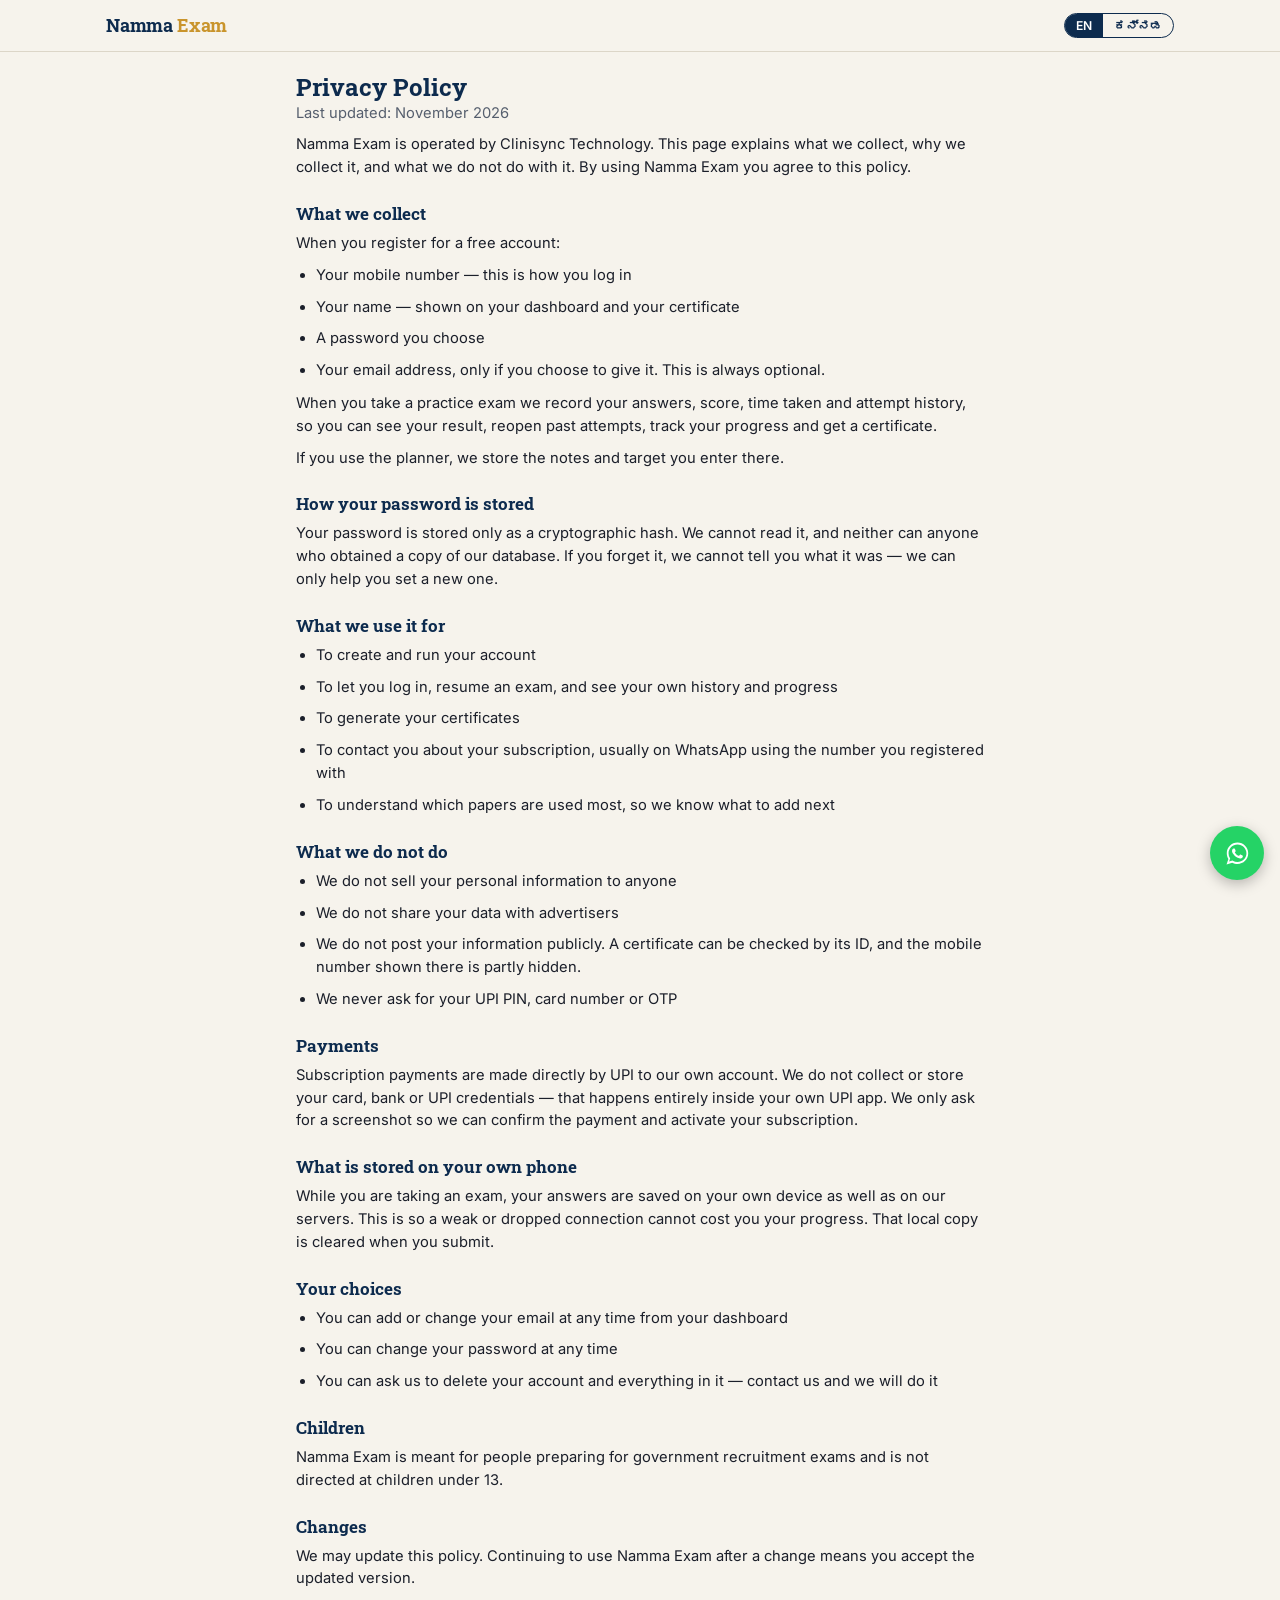
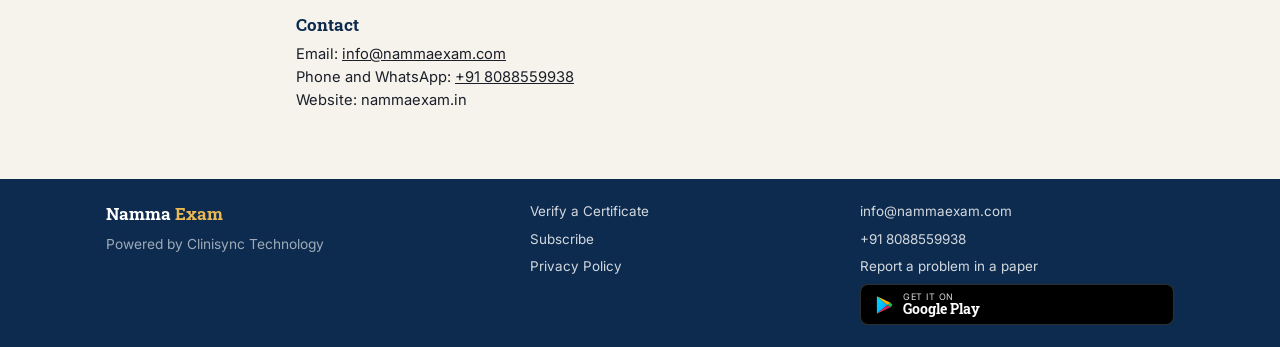
<file: privacy-policy.html>
<!DOCTYPE html>
<html lang="en">
<head>
<meta charset="UTF-8">
<meta name="viewport" content="width=device-width, initial-scale=1, viewport-fit=cover">
<title>Privacy Policy — Namma Exam</title>
<meta name="description" content="What Namma Exam collects, why, and what we do not do with it.">
<link rel="canonical" href="https://nammaexam.in/privacy-policy">
<link rel="manifest" href="manifest.json">
<meta name="theme-color" content="#0d2b4e">
<link rel="preconnect" href="https://fonts.gstatic.com" crossorigin>
<link href="https://fonts.googleapis.com/css2?family=Roboto+Slab:wght@500;700&family=Inter:wght@400;500;600;700&family=Noto+Serif+Kannada:wght@600;700&family=Noto+Sans+Kannada:wght@400;500;600&display=swap" rel="stylesheet">
<link rel="stylesheet" href="assets/styles.css">
<style>
  .doc{ max-width:720px; }
  .doc h2{ font-size:1.05rem; margin:24px 0 8px; }
  .doc p, .doc li{ font-size:0.92rem; margin-bottom:9px; }
  .doc ul{ padding-left:20px; margin-bottom:10px; }
  .updated{ font-size:0.8rem; color:var(--ink-soft); margin-bottom:20px; }
</style>
</head>
<body>

<header id="app-header"></header>

<main class="wrap doc" style="padding-top:20px; padding-bottom:30px">

  <h1>Privacy Policy</h1>
  <p class="updated">Last updated: November 2026</p>

  <p>Namma Exam is operated by Clinisync Technology. This page explains what we
     collect, why we collect it, and what we do not do with it. By using Namma
     Exam you agree to this policy.</p>

  <h2>What we collect</h2>
  <p>When you register for a free account:</p>
  <ul>
    <li>Your mobile number — this is how you log in</li>
    <li>Your name — shown on your dashboard and your certificate</li>
    <li>A password you choose</li>
    <li>Your email address, only if you choose to give it. This is always optional.</li>
  </ul>
  <p>When you take a practice exam we record your answers, score, time taken and
     attempt history, so you can see your result, reopen past attempts, track your
     progress and get a certificate.</p>
  <p>If you use the planner, we store the notes and target you enter there.</p>

  <h2>How your password is stored</h2>
  <p>Your password is stored only as a cryptographic hash. We cannot read it,
     and neither can anyone who obtained a copy of our database. If you forget
     it, we cannot tell you what it was — we can only help you set a new one.</p>

  <h2>What we use it for</h2>
  <ul>
    <li>To create and run your account</li>
    <li>To let you log in, resume an exam, and see your own history and progress</li>
    <li>To generate your certificates</li>
    <li>To contact you about your subscription, usually on WhatsApp using the number you registered with</li>
    <li>To understand which papers are used most, so we know what to add next</li>
  </ul>

  <h2>What we do not do</h2>
  <ul>
    <li>We do not sell your personal information to anyone</li>
    <li>We do not share your data with advertisers</li>
    <li>We do not post your information publicly. A certificate can be checked by
        its ID, and the mobile number shown there is partly hidden.</li>
    <li>We never ask for your UPI PIN, card number or OTP</li>
  </ul>

  <h2>Payments</h2>
  <p>Subscription payments are made directly by UPI to our own account. We do not
     collect or store your card, bank or UPI credentials — that happens entirely
     inside your own UPI app. We only ask for a screenshot so we can confirm the
     payment and activate your subscription.</p>

  <h2>What is stored on your own phone</h2>
  <p>While you are taking an exam, your answers are saved on your own device as
     well as on our servers. This is so a weak or dropped connection cannot cost
     you your progress. That local copy is cleared when you submit.</p>

  <h2>Your choices</h2>
  <ul>
    <li>You can add or change your email at any time from your dashboard</li>
    <li>You can change your password at any time</li>
    <li>You can ask us to delete your account and everything in it — contact us and we will do it</li>
  </ul>

  <h2>Children</h2>
  <p>Namma Exam is meant for people preparing for government recruitment exams
     and is not directed at children under 13.</p>

  <h2>Changes</h2>
  <p>We may update this policy. Continuing to use Namma Exam after a change means
     you accept the updated version.</p>

  <h2>Contact</h2>
  <p>
    Email: <a href="mailto:info@nammaexam.com" style="text-decoration:underline">info@nammaexam.com</a><br>
    Phone and WhatsApp: <a href="tel:+918088559938" style="text-decoration:underline">+91 8088559938</a><br>
    Website: nammaexam.in
  </p>

</main>

<footer id="app-footer"></footer>
<nav id="app-tabbar"></nav>

<script src="assets/app.js"></script>
<script>renderChrome('home', 'privacy');</script>

</body>
</html>
</file>
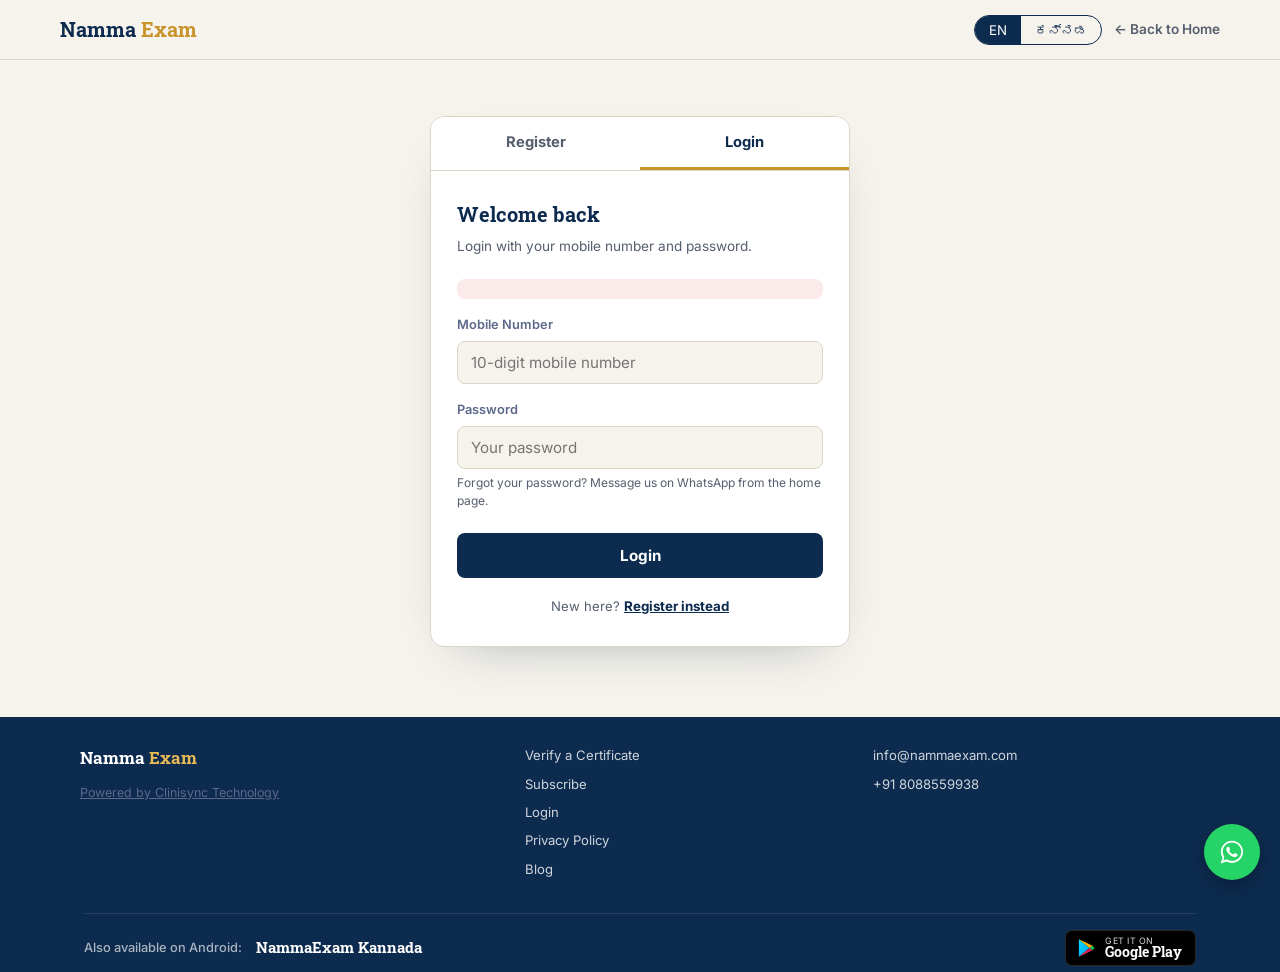
<file: progress.html>
<!DOCTYPE html>
<html lang="en">
<head>
<meta charset="UTF-8">
<meta name="viewport" content="width=device-width, initial-scale=1, viewport-fit=cover">
<title>My Progress — Namma Exam</title>
<meta name="robots" content="noindex">
<link rel="manifest" href="manifest.json">
<meta name="theme-color" content="#0d2b4e">
<link rel="preconnect" href="https://fonts.gstatic.com" crossorigin>
<link href="https://fonts.googleapis.com/css2?family=Roboto+Slab:wght@500;700&family=Inter:wght@400;500;600;700&family=Noto+Serif+Kannada:wght@600;700&family=Noto+Sans+Kannada:wght@400;500;600&display=swap" rel="stylesheet">
<link rel="stylesheet" href="assets/styles.css">
<style>
  .metrics{ display:grid; grid-template-columns:1fr 1fr; gap:9px; margin-bottom:12px; }
  .metric{ background:var(--navy-soft); border-radius:var(--radius); padding:14px; text-align:center; }
  .metric b{ display:block; font-family:var(--font-head); font-size:1.7rem; color:var(--navy); }
  .metric span{ font-size:0.7rem; color:var(--ink-soft); }

  .row{ display:flex; align-items:center; gap:9px; margin-bottom:8px; }
  .row .k{ width:112px; flex:0 0 112px; font-size:0.8rem; line-height:1.3; }
  .row .v{ width:46px; flex:0 0 46px; text-align:right; font-size:0.74rem; color:var(--ink-soft); }
  .bar{ flex:1; height:8px; background:var(--navy-soft); border-radius:999px; overflow:hidden; }
  .bar span{ display:block; height:100%; border-radius:999px; }

  .chip-focus{
    display:inline-flex; align-items:center; gap:5px;
    background:var(--red-soft); color:var(--red);
    font-size:0.76rem; padding:5px 11px; border-radius:999px; margin:0 5px 6px 0;
  }
  .big-num{ font-family:var(--font-head); font-size:1.6rem; color:var(--navy); font-weight:700; }

  .empty{ text-align:center; padding:40px 20px; }
  .empty h2{ margin-bottom:8px; }
</style>
</head>
<body>

<header id="app-header"></header>

<main class="wrap" style="padding-top:16px; padding-bottom:24px;">
  <div id="loading"></div>
  <div class="msg" id="err"></div>

  <!-- nothing attempted yet -->
  <div id="empty" class="hidden">
    <div class="card empty">
      <h2 data-en="No attempts yet" data-kn="ಇನ್ನೂ ಪ್ರಯತ್ನಗಳಿಲ್ಲ">No attempts yet</h2>
      <p class="muted" style="margin-bottom:14px"
         data-en="Take one paper and this page fills up with your strengths and weak topics."
         data-kn="ಒಂದು ಪತ್ರಿಕೆ ಬರೆಯಿರಿ, ಈ ಪುಟ ತುಂಬುತ್ತದೆ.">Take one paper and this page fills up with your strengths and weak topics.</p>
      <a class="btn btn-primary" href="browse.html" data-en="Find a paper" data-kn="ಪತ್ರಿಕೆ ಹುಡುಕಿ">Find a paper</a>
    </div>
  </div>

  <div id="content" class="hidden">

    <div class="metrics">
      <div class="metric"><b id="m-ready">0%</b><span data-en="readiness" data-kn="ಸಿದ್ಧತೆ">readiness</span></div>
      <div class="metric"><b id="m-pct">—</b><span data-en="percentile" data-kn="ಶೇಕಡಾವಾರು">percentile</span></div>
    </div>

    <!-- trend -->
    <div class="card">
      <div class="card-head">
        <span class="card-title" data-en="Score trend" data-kn="ಅಂಕಗಳ ಪ್ರವೃತ್ತಿ">Score trend</span>
        <span class="muted" id="t-improve"></span>
      </div>
      <div id="chart"></div>
      <div class="muted" id="t-summary" style="margin-top:8px"></div>
    </div>

    <!-- strengths -->
    <div class="card hidden" id="subj-card" style="margin-top:10px">
      <div class="card-title" style="margin-bottom:11px"
           data-en="Strength by subject" data-kn="ವಿಷಯವಾರು ಸಾಮರ್ಥ್ಯ">Strength by subject</div>
      <div id="subjects"></div>
    </div>

    <!-- focus topics -->
    <div class="card hidden" id="focus-card" style="margin-top:10px">
      <div class="card-title" style="margin-bottom:9px"
           data-en="Focus on these topics" data-kn="ಈ ವಿಷಯಗಳ ಮೇಲೆ ಗಮನ">Focus on these topics</div>
      <div id="focus"></div>
      <p class="muted" style="margin-top:7px; font-size:0.78rem"
         data-en="Lowest accuracy, based on everything you have attempted."
         data-kn="ನೀವು ಪ್ರಯತ್ನಿಸಿದ ಎಲ್ಲದರ ಆಧಾರದ ಮೇಲೆ.">Lowest accuracy, based on everything you have attempted.</p>
    </div>

    <!-- time -->
    <div class="card hidden" id="time-card" style="margin-top:10px">
      <div class="card-title" style="margin-bottom:9px"
           data-en="Time management" data-kn="ಸಮಯ ನಿರ್ವಹಣೆ">Time management</div>
      <div style="display:flex; align-items:baseline; gap:8px">
        <span class="big-num" id="t-avg"></span>
        <span class="muted" data-en="average per question" data-kn="ಪ್ರತಿ ಪ್ರಶ್ನೆಗೆ ಸರಾಸರಿ">average per question</span>
      </div>
      <div class="muted" id="t-insight" style="margin-top:6px"></div>
    </div>

    <!-- difficulty -->
    <div class="card hidden" id="diff-card" style="margin-top:10px">
      <div class="card-title" style="margin-bottom:11px"
           data-en="By difficulty" data-kn="ಕಷ್ಟದ ಪ್ರಕಾರ">By difficulty</div>
      <div id="diff"></div>
    </div>

    <!-- consistency -->
    <div class="card" style="margin-top:10px">
      <div class="card-title" style="margin-bottom:9px"
           data-en="Consistency" data-kn="ಸ್ಥಿರತೆ">Consistency</div>
      <div style="display:flex; gap:18px; flex-wrap:wrap">
        <div><span class="big-num" id="c-streak">0</span>
             <div class="muted" data-en="day streak" data-kn="ದಿನ ಸರಣಿ">day streak</div></div>
        <div><span class="big-num" id="c-longest">0</span>
             <div class="muted" data-en="best streak" data-kn="ಅತ್ಯುತ್ತಮ ಸರಣಿ">best streak</div></div>
        <div><span class="big-num" id="c-days">0</span>
             <div class="muted" data-en="active days" data-kn="ಸಕ್ರಿಯ ದಿನ">active days</div></div>
      </div>
    </div>

  </div>
</main>

<footer id="app-footer"></footer>
<nav id="app-tabbar"></nav>

<script src="assets/app.js"></script>
<script>
  renderChrome('progress');

  const session = Session.require();
  let P = null;

  async function load() {
    if (!session) return;
    showLoader('loading', 'Working out your progress...');
    try {
      const d = await api('get_progress_data', { p_mobile: session.mobile });
      if (!d || d.success !== true) throw new Error((d && d.error) || 'RESULT_NOT_FOUND');
      P = d;
      document.getElementById('loading').innerHTML = '';
      if (!d.hasAttempts) { document.getElementById('empty').classList.remove('hidden'); return applyLang(); }
      document.getElementById('content').classList.remove('hidden');
      render();
    } catch (e) {
      document.getElementById('loading').innerHTML = '';
      showMsg('err', errorText(e.message));
    }
  }

  function render() {
    document.getElementById('m-ready').textContent = (P.readiness || 0) + '%';

    // percentile is null below 5 students on a paper — out of two people it
    // is noise, so we say so rather than printing a misleading number
    const pc = P.percentile || {};
    document.getElementById('m-pct').textContent =
      pc.percentile === null || pc.percentile === undefined ? '—' : pc.percentile + 'th';

    renderTrend();
    renderSubjects();
    renderFocus();
    renderTime();
    renderDiff();

    const st = P.streak || {};
    document.getElementById('c-streak').textContent  = st.currentStreak || 0;
    document.getElementById('c-longest').textContent = st.longestStreak || 0;
    document.getElementById('c-days').textContent    = st.activeDays || 0;

    applyLang();
  }

  /* inline SVG line chart — no library for one sparkline */
  function renderTrend() {
    const pts = (P.trend || []).map(function (t) { return Number(t.score); });
    const box = document.getElementById('chart');
    const s = P.summary || {};

    document.getElementById('t-summary').textContent =
      'Best ' + s.bestScore + ' · Average ' + s.avgScore + ' · Latest ' + s.latestScore;

    const imp = Number(s.improvement || 0);
    const el = document.getElementById('t-improve');
    el.textContent = imp === 0 ? '' : (imp > 0 ? '+' + imp : imp) + ' since first';
    el.style.color = imp > 0 ? 'var(--green)' : imp < 0 ? 'var(--red)' : '';

    if (pts.length < 2) {
      box.innerHTML = '<p class="muted" style="padding:10px 0">Two attempts and a trend line appears here.</p>';
      return;
    }

    const W = 300, H = 70, pad = 6;
    const max = Math.max.apply(null, pts), min = Math.min.apply(null, pts);
    const span = (max - min) || 1;
    const coords = pts.map(function (v, i) {
      const x = pad + i * (W - pad * 2) / (pts.length - 1);
      const y = H - pad - ((v - min) / span) * (H - pad * 2);
      return x.toFixed(1) + ',' + y.toFixed(1);
    });
    const last = coords[coords.length - 1].split(',');

    box.innerHTML =
      '<svg viewBox="0 0 ' + W + ' ' + H + '" width="100%" height="76" preserveAspectRatio="none" aria-hidden="true">' +
        '<polyline points="' + coords.join(' ') + '" fill="none" stroke="#c9942c" ' +
        'stroke-width="2.4" stroke-linecap="round" stroke-linejoin="round"/>' +
        '<circle cx="' + last[0] + '" cy="' + last[1] + '" r="3.4" fill="#c9942c"/>' +
      '</svg>';
  }

  function renderSubjects() {
    const list = P.subjects || [];
    if (!list.length) return;              // nothing tagged yet — card stays hidden
    document.getElementById('subj-card').classList.remove('hidden');
    document.getElementById('subjects').innerHTML = list.map(function (s) {
      const a = Number(s.accuracy);
      const col = a >= 70 ? 'var(--green)' : a >= 55 ? 'var(--gold)' : 'var(--red)';
      return '<div class="row">' +
        '<span class="k">' + esc(s.subject) + '</span>' +
        '<span class="bar"><span style="width:' + a + '%;background:' + col + '"></span></span>' +
        '<span class="v">' + a + '%</span>' +
      '</div>';
    }).join('');
  }

  function renderFocus() {
    const list = P.focusTopics || [];
    if (!list.length) return;
    document.getElementById('focus-card').classList.remove('hidden');
    document.getElementById('focus').innerHTML = list.map(function (t) {
      return '<span class="chip-focus">' + esc(t.topic) + ' ' + Number(t.accuracy) + '%</span>';
    }).join('');
  }

  function renderTime() {
    const t = P.time || {};
    if (!t.avgSecondsPerQuestion) return;   // no timing captured yet
    document.getElementById('time-card').classList.remove('hidden');
    document.getElementById('t-avg').textContent = Math.round(t.avgSecondsPerQuestion) + 's';

    const ok = Number(t.avgOnCorrect || 0), bad = Number(t.avgOnWrong || 0);
    let line = '';
    if (ok && bad) {
      line = bad > ok * 1.25
        ? 'You spend longer on the ones you get wrong — eliminate more, agonise less.'
        : ok > bad * 1.25
          ? 'You answer wrong ones quickly — slowing down on those may help.'
          : 'Your pace is steady on right and wrong answers alike.';
      line += '  (' + Math.round(ok) + 's correct vs ' + Math.round(bad) + 's wrong)';
    }
    document.getElementById('t-insight').textContent = line;
  }

  function renderDiff() {
    const d = P.difficulty || {};
    const rows = [
      ['Easy',   d.easy,   'var(--green)'],
      ['Medium', d.medium, 'var(--gold)'],
      ['Hard',   d.hard,   'var(--red)'],
    ].filter(function (r) { return r[1] && Number(r[1].total) > 0; });
    if (!rows.length) return;
    document.getElementById('diff-card').classList.remove('hidden');
    document.getElementById('diff').innerHTML = rows.map(function (r) {
      const pct = Math.round(Number(r[1].correct) / Number(r[1].total) * 100);
      return '<div class="row">' +
        '<span class="k">' + r[0] + '</span>' +
        '<span class="bar"><span style="width:' + pct + '%;background:' + r[2] + '"></span></span>' +
        '<span class="v">' + pct + '%</span>' +
      '</div>';
    }).join('');
  }

  document.addEventListener('ne:lang', function () { if (P && P.hasAttempts) render(); else applyLang(); });
  load();
</script>

</body>
</html>
</file>
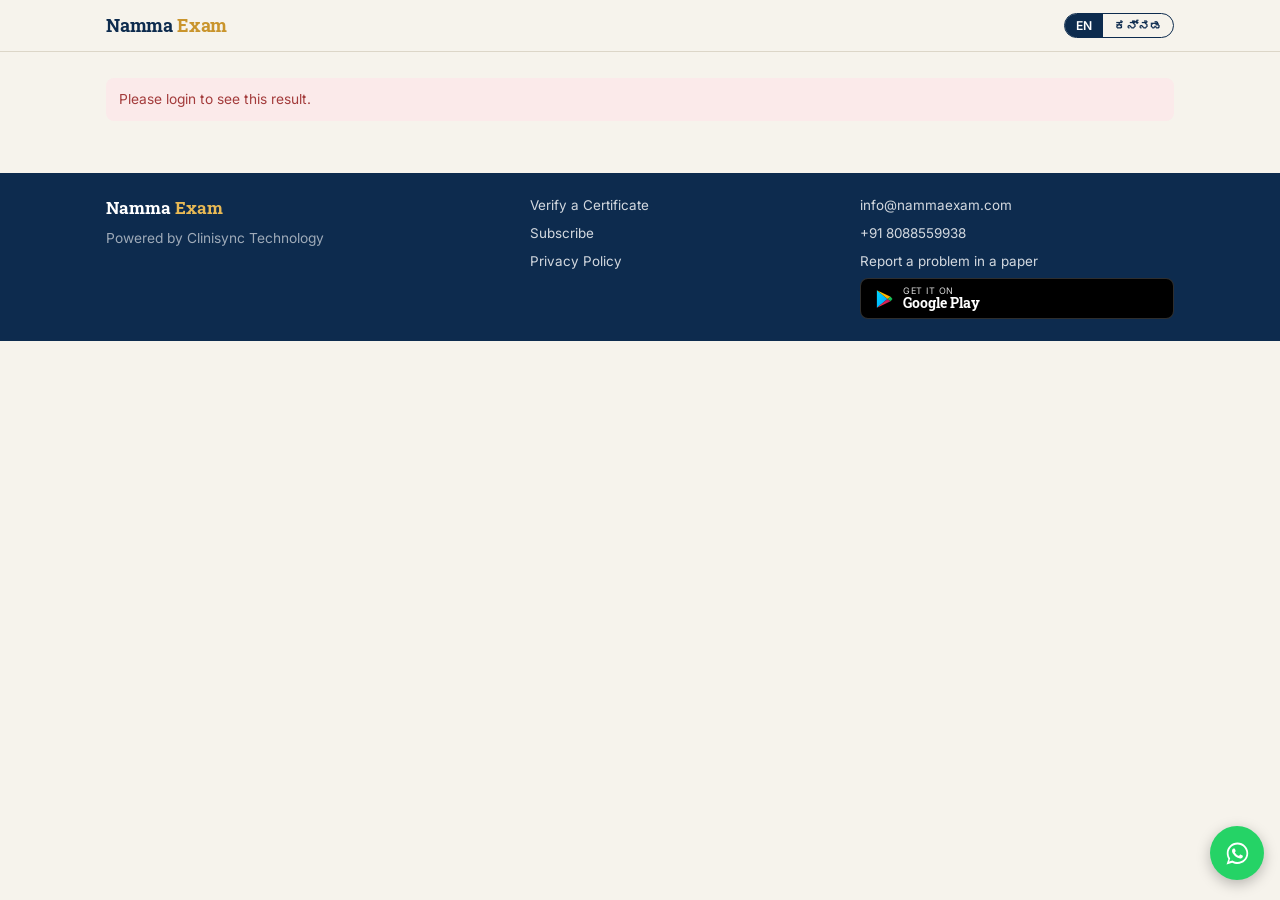
<file: result.html>
<!DOCTYPE html>
<html lang="en">
<head>
<meta charset="UTF-8">
<meta name="viewport" content="width=device-width, initial-scale=1, viewport-fit=cover">
<title>Your Result — Namma Exam</title>
<meta name="robots" content="noindex">
<link rel="manifest" href="manifest.json">
<meta name="theme-color" content="#0d2b4e">
<link rel="preconnect" href="https://fonts.gstatic.com" crossorigin>
<link href="https://fonts.googleapis.com/css2?family=Roboto+Slab:wght@500;700&family=Inter:wght@400;500;600;700&family=Noto+Serif+Kannada:wght@600;700&family=Noto+Sans+Kannada:wght@400;500;600&display=swap" rel="stylesheet">
<link rel="stylesheet" href="assets/styles.css">
<style>
  .hero{ background:var(--navy); color:#fff; border-radius:var(--radius); padding:22px 18px; text-align:center; }
  .hero .label{ font-size:0.78rem; color:rgba(255,255,255,.7); }
  .hero .score{ font-family:var(--font-head); font-size:3rem; font-weight:700; line-height:1.1; }
  .hero .outof{ font-size:0.86rem; color:rgba(255,255,255,.75); }
  .hero .pct{ display:inline-block; margin-top:8px; background:var(--gold); color:var(--navy);
              font-weight:700; padding:3px 13px; border-radius:999px; font-size:0.84rem; }

  .stats{ display:grid; grid-template-columns:repeat(4,1fr); gap:8px; margin:12px 0; }
  .stat{ background:#fff; border:1px solid var(--line); border-radius:9px; padding:11px 4px; text-align:center; }
  .stat b{ display:block; font-family:var(--font-head); font-size:1.1rem; color:var(--navy); }
  .stat span{ font-size:0.64rem; color:var(--ink-soft); }

  .actions{ display:grid; grid-template-columns:repeat(2,1fr); gap:8px; margin-bottom:16px; }

  .diff-row{ display:flex; align-items:center; gap:9px; margin-bottom:7px; font-size:0.82rem; }
  .diff-row .k{ width:66px; flex:0 0 66px; color:var(--ink-soft); }
  .diff-row .v{ width:52px; text-align:right; font-size:0.76rem; color:var(--ink-soft); }
  .bar{ flex:1; height:7px; background:var(--navy-soft); border-radius:999px; overflow:hidden; }
  .bar span{ display:block; height:100%; border-radius:999px; }

  .rfilters{ display:flex; gap:6px; margin:16px 0 10px; flex-wrap:wrap; }
  .rf{ border:1.4px solid var(--line); background:#fff; border-radius:999px;
       padding:6px 12px; font-size:0.76rem; cursor:pointer; }
  .rf.active{ background:var(--navy); color:#fff; border-color:var(--navy); }

  .ritem{ background:#fff; border:1px solid var(--line); border-radius:var(--radius);
          padding:14px; margin-bottom:9px; }
  .rq{ font-size:0.94rem; line-height:1.55; margin-bottom:10px; }
  .rq b{ color:var(--navy); }
  .rimg{ max-width:100%; border:1px solid var(--line); border-radius:8px; margin-bottom:10px; }
  .ropt{ display:flex; gap:8px; align-items:flex-start; font-size:0.86rem;
         padding:8px 10px; border-radius:8px; margin-bottom:5px; }
  .ropt.ok{ background:var(--green-soft); color:var(--green); }
  .ropt.bad{ background:var(--red-soft); color:var(--red); }
  .ropt.skip{ background:#f3f1ea; color:var(--ink-soft); }
  .rexp{ background:var(--navy-soft); color:var(--navy); border-radius:8px;
         padding:10px; font-size:0.84rem; margin-top:7px; line-height:1.5; }
  .rtag{ display:inline-block; font-size:0.66rem; background:#f3f1ea; color:var(--ink-soft);
         padding:2px 8px; border-radius:999px; margin-right:5px; }

  .pitch{ background:var(--gold); color:var(--navy); border-radius:var(--radius);
          padding:16px; text-align:center; margin:16px 0; }
</style>
</head>
<body>

<header id="app-header"></header>

<main class="wrap" style="padding-top:16px; padding-bottom:24px;">
  <div id="loading"></div>
  <div class="msg" id="err"></div>

  <div id="content" class="hidden">
    <div class="hero">
      <div class="label" data-en="Your score" data-kn="ನಿಮ್ಮ ಅಂಕ">Your score</div>
      <div class="score" id="h-score">0</div>
      <div class="outof" id="h-max"></div>
      <div class="pct" id="h-pct"></div>
    </div>

    <div class="stats">
      <div class="stat"><b id="s-correct">0</b><span data-en="Correct" data-kn="ಸರಿ">Correct</span></div>
      <div class="stat"><b id="s-wrong">0</b><span data-en="Wrong" data-kn="ತಪ್ಪು">Wrong</span></div>
      <div class="stat"><b id="s-skip">0</b><span data-en="Skipped" data-kn="ಬಿಟ್ಟದ್ದು">Skipped</span></div>
      <div class="stat"><b id="s-acc">0%</b><span data-en="Accuracy" data-kn="ನಿಖರತೆ">Accuracy</span></div>
    </div>

    <div class="actions no-print">
      <a class="btn btn-navy btn-sm" id="a-cert" href="#" data-en="Certificate" data-kn="ಪ್ರಮಾಣಪತ್ರ">Certificate</a>
      <a class="btn btn-ghost btn-sm" id="a-share" href="#" target="_blank" rel="noopener"
         data-en="Share" data-kn="ಹಂಚಿಕೊಳ್ಳಿ">Share</a>
      <button class="btn btn-ghost btn-sm" onclick="window.print()" data-en="Save as PDF" data-kn="PDF">Save as PDF</button>
      <a class="btn btn-ghost btn-sm" href="dashboard.html" data-en="Dashboard" data-kn="ಡ್ಯಾಶ್‌ಬೋರ್ಡ್">Dashboard</a>
    </div>

    <!-- difficulty, only when the paper is actually tagged -->
    <div class="card hidden" id="diff-card">
      <div class="card-title" style="margin-bottom:10px"
           data-en="By difficulty" data-kn="ಕಷ್ಟದ ಪ್ರಕಾರ">By difficulty</div>
      <div id="diff-rows"></div>
    </div>

    <div class="pitch no-print hidden" id="pitch">
      <h3 style="color:var(--navy)" data-en="Liked this?" data-kn="ಇಷ್ಟವಾಯಿತೆ?">Liked this?</h3>
      <p style="font-size:0.86rem; margin:6px 0 11px"
         data-en="Unlock every paper in every department for one year."
         data-kn="ಒಂದು ವರ್ಷಕ್ಕೆ ಎಲ್ಲಾ ಪತ್ರಿಕೆಗಳನ್ನು ಅನ್‌ಲಾಕ್ ಮಾಡಿ.">Unlock every paper in every department for one year.</p>
      <a class="btn btn-navy btn-sm" href="subscribe.html">₹49</a>
    </div>

    <!-- Also offered here, where there is no exam to interrupt and the
         student has just seen every question in the paper. -->
    <div class="msg msg-info show no-print" style="margin-top:16px; font-size:0.82rem">
      <span data-en="Found a question with no text, a missing image, or blank options?"
            data-kn="ಪಠ್ಯವಿಲ್ಲದ ಪ್ರಶ್ನೆ, ಕಾಣೆಯಾದ ಚಿತ್ರ ಅಥವಾ ಖಾಲಿ ಆಯ್ಕೆಗಳು ಸಿಕ್ಕಿವೆಯೇ?">Found a question with no text, a missing image, or blank options?</span>
      <a id="report-link" target="_blank" rel="noopener"
         style="text-decoration:underline; font-weight:700; margin-left:4px"
         data-en="Report it with a screenshot" data-kn="ಸ್ಕ್ರೀನ್‌ಶಾಟ್‌ನೊಂದಿಗೆ ವರದಿ ಮಾಡಿ">Report it with a screenshot</a>
    </div>

    <h2 style="margin-top:18px" data-en="Answer review" data-kn="ಉತ್ತರ ಪರಿಶೀಲನೆ">Answer review</h2>
    <div class="rfilters no-print">
      <button class="rf active" onclick="setRF('all',this)"     data-en="All" data-kn="ಎಲ್ಲಾ">All</button>
      <button class="rf"        onclick="setRF('wrong',this)"   data-en="Wrong only" data-kn="ತಪ್ಪು">Wrong only</button>
      <button class="rf"        onclick="setRF('skipped',this)" data-en="Skipped" data-kn="ಬಿಟ್ಟದ್ದು">Skipped</button>
    </div>
    <div id="review"></div>
  </div>
</main>

<footer id="app-footer"></footer>
<nav id="app-tabbar"></nav>

<script src="assets/app.js"></script>
<script>
  renderChrome('dash', 'result');
  document.getElementById('report-link').href = SITE.reportForm;

  const paperId = new URLSearchParams(location.search).get('paper');
  const session = Session.get();
  let R = null, rf = 'all';

  async function load() {
    showLoader('loading', 'Loading your result...');

    // The exam page stashes the submit response, so the result shows with no
    // round trip at all. Anything older is fetched — which v2 could not do:
    // its review lived only in localStorage and was gone once the tab closed.
    let stashed = null;
    try {
      const raw = localStorage.getItem('nec_last_result');
      if (raw) {
        const s = JSON.parse(raw);
        if (!paperId || s.paperId === paperId) stashed = s;
      }
    } catch (e) {}

    if (stashed) { R = stashed; return show(); }

    if (!session.mobile) {
      document.getElementById('loading').innerHTML = '';
      return showMsg('err', 'Please login to see this result.');
    }
    try {
      const d = await api('get_result', { p_mobile: session.mobile, p_paper_id: paperId });
      if (!d || d.success !== true) throw new Error((d && d.error) || 'RESULT_NOT_FOUND');
      R = d; show();
    } catch (e) {
      document.getElementById('loading').innerHTML = '';
      showMsg('err', errorText(e.message));
    }
  }

  function show() {
    document.getElementById('loading').innerHTML = '';
    document.getElementById('content').classList.remove('hidden');

    document.getElementById('h-score').textContent = R.score;
    document.getElementById('h-max').textContent =
      (lang() === 'kn' ? 'ಒಟ್ಟು ' : 'out of ') + R.maxScore;
    document.getElementById('h-pct').textContent = (R.percentage || 0) + '%';

    document.getElementById('s-correct').textContent = R.correct;
    document.getElementById('s-wrong').textContent   = R.wrong;
    document.getElementById('s-skip').textContent    = R.unattempted;
    document.getElementById('s-acc').textContent     = (R.accuracy || 0) + '%';

    const cert = document.getElementById('a-cert');
    if (R.certificateId) cert.href = 'certificate.html?id=' + encodeURIComponent(R.certificateId);
    else cert.classList.add('hidden');

    document.getElementById('a-share').href = 'https://wa.me/?text=' + encodeURIComponent(
      'I scored ' + R.score + '/' + R.maxScore + ' on Namma Exam. Try it free: ' + 'https://nammaexam.in'
    );

    renderDifficulty();
    renderReview();
    applyLang();

    // Ask about the WhatsApp group only now — a score on screen is the moment
    // someone actually wants notes and updates. Never on arrival.
    setTimeout(offerCommunity, 1200);
  }

  function renderDifficulty() {
    const rows = [
      ['Easy',   R.easyCorrect,   R.easyTotal,   'var(--green)'],
      ['Medium', R.mediumCorrect, R.mediumTotal, 'var(--gold)'],
      ['Hard',   R.hardCorrect,   R.hardTotal,   'var(--red)'],
    ].filter(function (r) { return Number(r[2]) > 0; });

    // Papers with no Easy/Medium/Hard tagging just hide this card rather
    // than showing three empty bars.
    if (!rows.length) return;
    document.getElementById('diff-card').classList.remove('hidden');
    document.getElementById('diff-rows').innerHTML = rows.map(function (r) {
      const pct = Math.round(Number(r[1]) / Number(r[2]) * 100);
      return '<div class="diff-row">' +
        '<span class="k">' + r[0] + '</span>' +
        '<span class="bar"><span style="width:' + pct + '%;background:' + r[3] + '"></span></span>' +
        '<span class="v">' + r[1] + '/' + r[2] + '</span>' +
      '</div>';
    }).join('');
  }

  function setRF(f, btn) {
    rf = f;
    document.querySelectorAll('.rf').forEach(function (b) { b.classList.remove('active'); });
    btn.classList.add('active');
    renderReview();
  }

  function renderReview() {
    const letters = ['A','B','C','D'];
    const list = (R.review || []).filter(function (it) {
      const skipped = it.given === null || it.given === undefined;
      const wrong = !skipped && Number(it.given) !== Number(it.correct);
      if (rf === 'wrong')   return wrong;
      if (rf === 'skipped') return skipped;
      return true;
    });

    const box = document.getElementById('review');
    if (!list.length) {
      box.innerHTML = '<p class="muted center" style="padding:20px">Nothing here — well done.</p>';
      return;
    }

    box.innerHTML = list.map(function (it, n) {
      const opts = [
        pick(it.optionAEn, it.optionAKn), pick(it.optionBEn, it.optionBKn),
        pick(it.optionCEn, it.optionCKn), pick(it.optionDEn, it.optionDKn),
      ];
      const skipped = it.given === null || it.given === undefined;
      const right   = !skipped && Number(it.given) === Number(it.correct);

      let body = '<div class="ritem">';
      if (it.subject) body += '<span class="rtag">' + esc(it.subject) + '</span>';
      if (it.topic)   body += '<span class="rtag">' + esc(it.topic) + '</span>';
      body += '<div class="rq"><b>' + (n + 1) + '.</b> ' + qtext(pick(it.questionEn, it.questionKn)) + '</div>';
      if (it.imageQuestion) {
        body += '<img class="rimg" src="' + esc(SITE.imageBase + it.imageQuestion) + '.png" alt="" ' +
                'onerror="this.style.display=\'none\'">';
      }

      if (skipped) {
        body += '<div class="ropt skip">' + (lang() === 'kn' ? 'ನೀವು ಉತ್ತರಿಸಲಿಲ್ಲ' : 'You did not answer') + '</div>';
        body += '<div class="ropt ok">✓ ' + letters[it.correct] + '. ' + esc(opts[it.correct] || '') + '</div>';
      } else if (right) {
        body += '<div class="ropt ok">✓ ' + letters[it.given] + '. ' + esc(opts[it.given] || '') + '</div>';
      } else {
        body += '<div class="ropt bad">✗ ' + letters[it.given] + '. ' + esc(opts[it.given] || '') + '</div>';
        body += '<div class="ropt ok">✓ ' + letters[it.correct] + '. ' + esc(opts[it.correct] || '') + '</div>';
      }

      const exp = pick(it.explanationEn, it.explanationKn);
      if (exp) body += '<div class="rexp">' + qtext(exp) + '</div>';
      return body + '</div>';
    }).join('');
  }

  document.addEventListener('ne:lang', function () { if (R) { renderReview(); applyLang(); } });
  load();
</script>

</body>
</html>
</file>
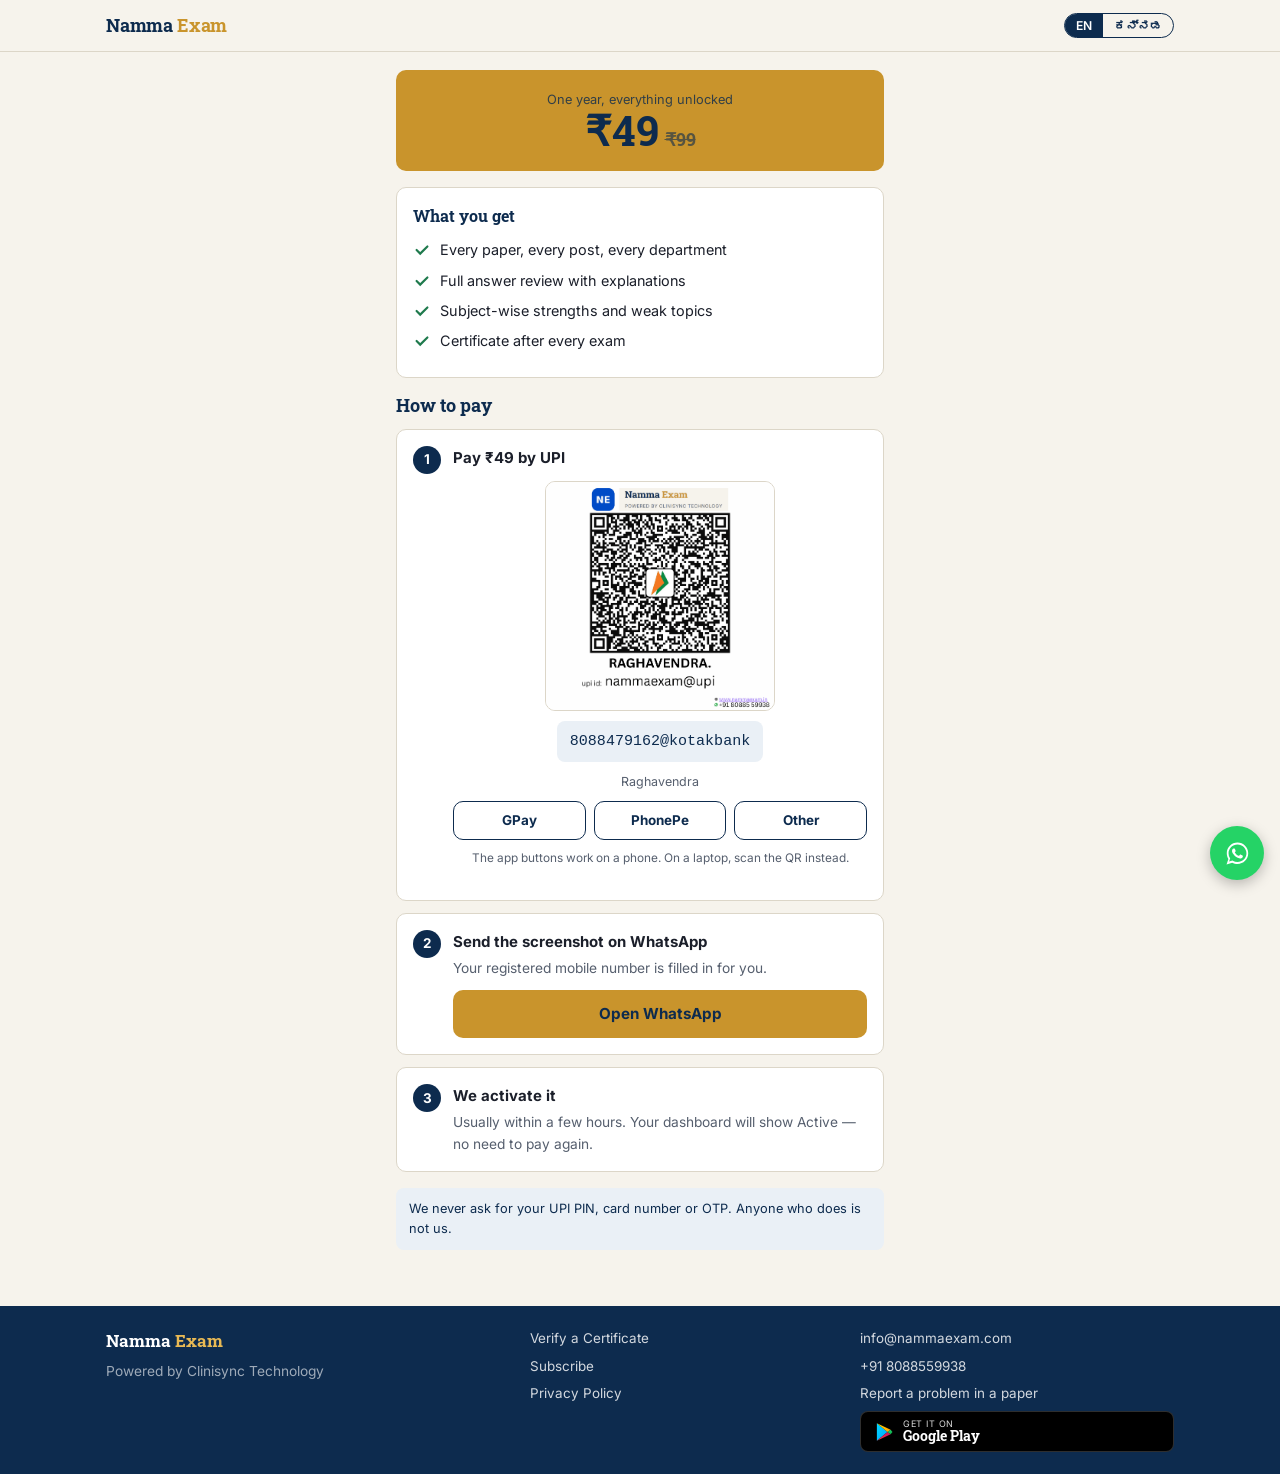
<file: subscribe.html>
<!DOCTYPE html>
<html lang="en">
<head>
<meta charset="UTF-8">
<meta name="viewport" content="width=device-width, initial-scale=1, viewport-fit=cover">
<title>Subscribe for ₹49 — Namma Exam</title>
<meta name="description" content="Unlock every Karnataka government exam paper for one year for ₹49. Pay by UPI and send the screenshot on WhatsApp.">
<link rel="canonical" href="https://nammaexam.in/subscribe">
<link rel="manifest" href="manifest.json">
<meta name="theme-color" content="#0d2b4e">
<link rel="preconnect" href="https://fonts.gstatic.com" crossorigin>
<link href="https://fonts.googleapis.com/css2?family=Roboto+Slab:wght@500;700&family=Inter:wght@400;500;600;700&family=Noto+Serif+Kannada:wght@600;700&family=Noto+Sans+Kannada:wght@400;500;600&display=swap" rel="stylesheet">
<link rel="stylesheet" href="assets/styles.css">
<style>
  .price-top{ background:var(--gold); color:var(--navy); border-radius:var(--radius);
              padding:20px; text-align:center; margin-bottom:16px; }
  .price-top .amt{ font-family:var(--font-head); font-size:2.6rem; font-weight:700; line-height:1; }
  .price-top .was{ text-decoration:line-through; opacity:.6; font-size:1.1rem; margin-left:6px; }

  .inc{ display:flex; gap:9px; align-items:flex-start; font-size:0.9rem; margin-bottom:8px; }
  .inc svg{ flex:0 0 18px; color:var(--green); margin-top:2px; }

  .stepn{ display:flex; gap:12px; margin-bottom:16px; }
  .stepn .n{ width:28px; height:28px; flex:0 0 28px; border-radius:50%;
             background:var(--navy); color:#fff; font-weight:700; font-size:0.84rem;
             display:flex; align-items:center; justify-content:center; }

  .qr{ text-align:center; }
  .qr img{ max-width:230px; margin:0 auto; border:1px solid var(--line); border-radius:10px; }
  .upi-id{ font-family:ui-monospace,Menlo,Consolas,monospace; background:var(--navy-soft);
           color:var(--navy); padding:9px 13px; border-radius:8px; display:inline-block;
           margin:10px 0; font-size:0.94rem; }
  .apps{ display:grid; grid-template-columns:repeat(3,1fr); gap:8px; margin-top:10px; }
</style>
</head>
<body>

<header id="app-header"></header>

<main class="wrap" style="padding-top:18px; padding-bottom:28px; max-width:520px">

  <div class="price-top">
    <div style="font-size:0.8rem; opacity:.8"
         data-en="One year, everything unlocked" data-kn="ಒಂದು ವರ್ಷ, ಎಲ್ಲವೂ ಅನ್‌ಲಾಕ್">One year, everything unlocked</div>
    <div class="amt">₹49<span class="was">₹99</span></div>
  </div>

  <div class="card" style="margin-bottom:16px">
    <div class="card-title" style="margin-bottom:11px"
         data-en="What you get" data-kn="ನಿಮಗೆ ಸಿಗುವುದು">What you get</div>
    <div class="inc"><svg viewBox="0 0 20 20" width="18" height="18" fill="none" stroke="currentColor" stroke-width="2.4" stroke-linecap="round"><path d="M4 10l4 4 8-8"/></svg>
      <span data-en="Every paper, every post, every department" data-kn="ಎಲ್ಲಾ ಪತ್ರಿಕೆಗಳು, ಎಲ್ಲಾ ಹುದ್ದೆಗಳು">Every paper, every post, every department</span></div>
    <div class="inc"><svg viewBox="0 0 20 20" width="18" height="18" fill="none" stroke="currentColor" stroke-width="2.4" stroke-linecap="round"><path d="M4 10l4 4 8-8"/></svg>
      <span data-en="Full answer review with explanations" data-kn="ವಿವರಣೆಗಳೊಂದಿಗೆ ಉತ್ತರ ಪರಿಶೀಲನೆ">Full answer review with explanations</span></div>
    <div class="inc"><svg viewBox="0 0 20 20" width="18" height="18" fill="none" stroke="currentColor" stroke-width="2.4" stroke-linecap="round"><path d="M4 10l4 4 8-8"/></svg>
      <span data-en="Subject-wise strengths and weak topics" data-kn="ವಿಷಯವಾರು ಸಾಮರ್ಥ್ಯ ಮತ್ತು ದುರ್ಬಲ ವಿಷಯಗಳು">Subject-wise strengths and weak topics</span></div>
    <div class="inc"><svg viewBox="0 0 20 20" width="18" height="18" fill="none" stroke="currentColor" stroke-width="2.4" stroke-linecap="round"><path d="M4 10l4 4 8-8"/></svg>
      <span data-en="Certificate after every exam" data-kn="ಪ್ರತಿ ಪರೀಕ್ಷೆಯ ನಂತರ ಪ್ರಮಾಣಪತ್ರ">Certificate after every exam</span></div>
  </div>

  <h2 style="margin-bottom:12px" data-en="How to pay" data-kn="ಪಾವತಿ ಹೇಗೆ">How to pay</h2>

  <div class="card" style="margin-bottom:12px">
    <div class="stepn">
      <span class="n">1</span>
      <div style="flex:1">
        <b data-en="Pay ₹49 by UPI" data-kn="UPI ಮೂಲಕ ₹49 ಪಾವತಿಸಿ">Pay ₹49 by UPI</b>
        <div class="qr" style="margin-top:12px">
          <img src="qrcode.png" alt="UPI QR code" onerror="this.style.display='none'">
          <div class="upi-id" id="upi-id"></div>
          <div class="muted" id="payee" style="font-size:0.78rem"></div>
          <div class="apps">
            <a class="btn btn-ghost btn-sm" id="pay-gpay">GPay</a>
            <a class="btn btn-ghost btn-sm" id="pay-phonepe">PhonePe</a>
            <a class="btn btn-ghost btn-sm" id="pay-any">Other</a>
          </div>
          <p class="muted" style="font-size:0.74rem; margin-top:9px"
             data-en="The app buttons work on a phone. On a laptop, scan the QR instead."
             data-kn="ಫೋನ್‌ನಲ್ಲಿ ಬಟನ್ ಕೆಲಸ ಮಾಡುತ್ತದೆ. ಲ್ಯಾಪ್‌ಟಾಪ್‌ನಲ್ಲಿ QR ಸ್ಕ್ಯಾನ್ ಮಾಡಿ.">The app buttons work on a phone. On a laptop, scan the QR instead.</p>
        </div>
      </div>
    </div>
  </div>

  <div class="card" style="margin-bottom:12px">
    <div class="stepn" style="margin-bottom:0">
      <span class="n">2</span>
      <div style="flex:1">
        <b data-en="Send the screenshot on WhatsApp" data-kn="ಸ್ಕ್ರೀನ್‌ಶಾಟ್ ವಾಟ್ಸಾಪ್ ಮಾಡಿ">Send the screenshot on WhatsApp</b>
        <p class="muted" style="margin:5px 0 11px"
           data-en="Your registered mobile number is filled in for you."
           data-kn="ನಿಮ್ಮ ನೋಂದಾಯಿತ ಸಂಖ್ಯೆ ತುಂಬಲಾಗಿದೆ.">Your registered mobile number is filled in for you.</p>
        <a class="btn btn-primary btn-block" id="wa-btn" target="_blank" rel="noopener"
           data-en="Open WhatsApp" data-kn="ವಾಟ್ಸಾಪ್ ತೆರೆಯಿರಿ">Open WhatsApp</a>
      </div>
    </div>
  </div>

  <div class="card">
    <div class="stepn" style="margin-bottom:0">
      <span class="n">3</span>
      <div style="flex:1">
        <b data-en="We activate it" data-kn="ನಾವು ಸಕ್ರಿಯಗೊಳಿಸುತ್ತೇವೆ">We activate it</b>
        <p class="muted" style="margin-top:5px"
           data-en="Usually within a few hours. Your dashboard will show Active — no need to pay again."
           data-kn="ಸಾಮಾನ್ಯವಾಗಿ ಕೆಲವೇ ಗಂಟೆಗಳಲ್ಲಿ. ಮತ್ತೆ ಪಾವತಿಸುವ ಅಗತ್ಯವಿಲ್ಲ.">Usually within a few hours. Your dashboard will show Active — no need to pay again.</p>
      </div>
    </div>
  </div>

  <div class="msg msg-info show" style="margin-top:16px; font-size:0.8rem"
       data-en="We never ask for your UPI PIN, card number or OTP. Anyone who does is not us."
       data-kn="ನಾವು ಎಂದಿಗೂ ನಿಮ್ಮ UPI PIN ಅಥವಾ OTP ಕೇಳುವುದಿಲ್ಲ.">We never ask for your UPI PIN, card number or OTP. Anyone who does is not us.</div>

</main>

<footer id="app-footer"></footer>
<nav id="app-tabbar"></nav>

<script src="assets/app.js"></script>
<script>
  renderChrome('dash', 'subscribe');

  /* ------------------------------------------------------------------
     PAYMENT DETAILS — confirm these before going live.
     The project notes give the real UPI ID as 8088479162@kotakbank with
     payee "Raghavendra". The v2 site that is live right now shows
     "nammaexam@upi", which is not a valid VPA format and almost certainly
     a leftover placeholder. Test with ₹1 before announcing this page.
     ------------------------------------------------------------------ */
  const UPI   = '8088479162@kotakbank';
  const PAYEE = 'Raghavendra';
  const AMOUNT = SITE.price;

  const link = 'upi://pay?pa=' + encodeURIComponent(UPI) +
               '&pn=' + encodeURIComponent(PAYEE) +
               '&am=' + AMOUNT + '&cu=INR' +
               '&tn=' + encodeURIComponent('Namma Exam subscription');

  document.getElementById('upi-id').textContent = UPI;
  document.getElementById('payee').textContent  = PAYEE;
  ['pay-gpay', 'pay-phonepe', 'pay-any'].forEach(function (id) {
    document.getElementById(id).setAttribute('href', link);
  });

  const s = Session.get();
  const msg = 'Hi, I want to subscribe to Namma Exam (Rs ' + AMOUNT + '). ' +
              'My registered mobile number is ' + (s.mobile || '[your mobile number]') + '. ' +
              'Payment screenshot attached.';
  document.getElementById('wa-btn').setAttribute(
    'href', 'https://wa.me/' + SITE.whatsapp + '?text=' + encodeURIComponent(msg));
</script>

</body>
</html>
</file>
<file: assets/styles.css>
/* ============================================================================
   NAMMA EXAM V3 — SHARED STYLESHEET
   ============================================================================
   ONE file for every page. In v2 this block was copied into 18 separate HTML
   files, so changing a colour meant 18 edits and adding view transitions
   meant 18 more. Everything visual lives here now.

   Mobile first: base styles are the phone, media queries enhance upward.
   98% of traffic is Android.
   ========================================================================= */

:root{
  --navy:#0d2b4e; --navy-2:#14396b; --navy-soft:#eaf0f6;
  --gold:#c9942c; --gold-light:#e8b954;
  --paper:#f6f3ec; --ink:#1b1f2a; --ink-soft:#565f6e;
  --green:#1f7a4d; --green-soft:#e6f3ec;
  --red:#a33b3b;   --red-soft:#fbeaea;
  --amber:#8a6100; --amber-soft:#fff3d9;
  --line:#dcd6c8;
  --radius:10px;
  --font-head:'Roboto Slab',Georgia,serif;
  --font-body:'Inter',system-ui,-apple-system,sans-serif;
  --font-head-kn:'Noto Serif Kannada',serif;
  --font-body-kn:'Noto Sans Kannada',sans-serif;
  --tabbar-h:58px;
}

*{ box-sizing:border-box; margin:0; padding:0; }

html{ -webkit-text-size-adjust:100%; }

body{
  background:var(--paper);
  color:var(--ink);
  font-family:var(--font-body);
  font-size:15px;
  line-height:1.55;
  -webkit-font-smoothing:antialiased;
  /* stops the whole page rubber-banding on Android */
  overscroll-behavior-y:contain;
}

/* Kannada swaps the whole font stack, not just a label */
body.lang-kn{ font-family:var(--font-body-kn); }
body.lang-kn h1, body.lang-kn h2, body.lang-kn h3, body.lang-kn .brand-name{
  font-family:var(--font-head-kn);
}

h1,h2,h3{ font-family:var(--font-head); color:var(--navy); line-height:1.25; }
h1{ font-size:1.5rem; }
h2{ font-size:1.15rem; }
h3{ font-size:1rem; }

a{ color:inherit; text-decoration:none; }
img{ max-width:100%; display:block; }
button,input,select,textarea{ font-family:inherit; font-size:inherit; }

.wrap{ max-width:1100px; margin:0 auto; padding:0 16px; }
.stack > * + *{ margin-top:14px; }
.muted{ color:var(--ink-soft); font-size:0.86rem; }
.center{ text-align:center; }
.hidden{ display:none !important; }

/* ---------------------------------------------------------------------------
   App chrome: no text selection, no blue tap flash. These two make a web page
   stop feeling like a web page more than anything else of their size.
   ------------------------------------------------------------------------ */
.app-header,.tabbar,.btn,.tab-btn,.opt,.card-head{
  -webkit-user-select:none; user-select:none;
  -webkit-tap-highlight-color:transparent;
}

/* ---------------------------------------------------------------------------
   PAGE TRANSITIONS
   Separate HTML pages flash white between taps, which reads as "browser".
   Chrome on Android supports cross-document view transitions; anything else
   ignores these rules entirely. No router, no single page app.
   ------------------------------------------------------------------------ */
@view-transition{ navigation:auto; }
@media (prefers-reduced-motion:no-preference){
  ::view-transition-old(root){ animation:ne-out .18s ease forwards; }
  ::view-transition-new(root){ animation:ne-in  .22s ease forwards; }
}
@keyframes ne-out{ to{ opacity:0; transform:translateY(-6px); } }
@keyframes ne-in { from{ opacity:0; transform:translateY(8px); } }

/* ============================================================================
   HEADER
   ========================================================================= */
.app-header{
  position:sticky; top:0; z-index:40;
  background:var(--paper);
  border-bottom:1px solid var(--line);
  padding-top:env(safe-area-inset-top);
}
.app-header-inner{
  display:flex; align-items:center; justify-content:space-between;
  gap:10px; padding:11px 16px; max-width:1100px; margin:0 auto;
}
.brand-name{
  font-family:var(--font-head); font-weight:700; font-size:1.15rem;
  color:var(--navy); letter-spacing:-0.01em;
}
.brand-name span{ color:var(--gold); }
.header-right{ display:flex; align-items:center; gap:8px; }

.lang-toggle{ display:inline-flex; border:1.5px solid var(--navy); border-radius:999px; overflow:hidden; }
.lang-toggle button{
  background:transparent; border:0; color:var(--navy);
  padding:4px 11px; font-size:0.76rem; font-weight:600; cursor:pointer;
}
.lang-toggle button.active{ background:var(--navy); color:#fff; }

/* ============================================================================
   BOTTOM TAB BAR
   The single biggest change from v2. Native apps navigate from the bottom;
   websites navigate from a header. Moving navigation down is read as "app"
   before a word is read.
   ========================================================================= */
.tabbar{
  position:fixed; left:0; right:0; bottom:0; z-index:50;
  display:flex; background:#fff;
  border-top:1px solid var(--line);
  padding-bottom:env(safe-area-inset-bottom);  /* clears the gesture bar */
}
.tabbar a{
  flex:1; display:flex; flex-direction:column; align-items:center; gap:3px;
  padding:8px 2px 7px;
  font-size:0.66rem; color:var(--ink-soft); font-weight:500;
  min-height:48px;                              /* thumbs, not mice */
}
.tabbar a.active{ color:var(--navy); }
.tabbar a.active .ti{ color:var(--gold); }
.tabbar .ti{ font-size:19px; line-height:1; }

body.has-tabbar{ padding-bottom:calc(var(--tabbar-h) + env(safe-area-inset-bottom)); }

/* Desktop keeps the header nav and drops the bar ... */
@media (min-width:720px){ .tabbar{ display:none; } body.has-tabbar{ padding-bottom:0; } }
/* ... but an INSTALLED app is an app at every width. This query is only true
   when running standalone, which is what lets one stylesheet serve both. */
@media (display-mode:standalone){
  .tabbar{ display:flex !important; }
  body.has-tabbar{ padding-bottom:calc(var(--tabbar-h) + env(safe-area-inset-bottom)) !important; }
  .install-only{ display:none !important; }   /* hide "get the app" inside the app */
}

/* ============================================================================
   BUTTONS
   ========================================================================= */
.btn{
  display:inline-flex; align-items:center; justify-content:center; gap:7px;
  min-height:48px; padding:12px 18px;
  border:0; border-radius:var(--radius);
  font-weight:700; font-size:0.95rem; cursor:pointer;
  transition:transform .12s ease, background .15s ease;
}
.btn:active{ transform:scale(.985); }
.btn[disabled]{ opacity:.55; cursor:default; }
.btn-primary{ background:var(--gold); color:var(--navy); }
.btn-primary:hover{ background:var(--gold-light); }
.btn-navy{ background:var(--navy); color:#fff; }
.btn-navy:hover{ background:var(--navy-2); }
.btn-ghost{ background:transparent; border:1.5px solid var(--navy); color:var(--navy); }
.btn-danger{ background:var(--red); color:#fff; }
.btn-block{ width:100%; }
.btn-sm{ min-height:38px; padding:8px 13px; font-size:0.84rem; }

/* ============================================================================
   CARDS, FORMS, BADGES
   ========================================================================= */
.card{
  background:#fff; border:1px solid var(--line);
  border-radius:var(--radius); padding:16px;
}
.card-head{ display:flex; align-items:center; justify-content:space-between; gap:10px; margin-bottom:10px; }
.card-title{ font-family:var(--font-head); font-weight:700; color:var(--navy); font-size:0.98rem; }

.field{ display:flex; flex-direction:column; gap:6px; margin-bottom:12px; }
.field label{ font-size:0.8rem; font-weight:600; color:var(--ink-soft); }
.field input, .field select, .field textarea{
  min-height:48px; padding:12px 13px;
  border:1.5px solid var(--line); border-radius:8px;
  background:#fff; color:var(--ink);
}
.field input:focus, .field select:focus, .field textarea:focus{
  outline:0; border-color:var(--navy); box-shadow:0 0 0 3px var(--navy-soft);
}
.field textarea{ min-height:90px; resize:vertical; }

.badge{
  display:inline-block; padding:3px 10px; border-radius:999px;
  font-size:0.7rem; font-weight:700; letter-spacing:.02em;
}
.badge-active{   background:var(--green-soft); color:var(--green); }
.badge-inactive{ background:#eee; color:var(--ink-soft); }
.badge-warn{     background:var(--amber-soft); color:var(--amber); }
.badge-free{     background:var(--green-soft); color:var(--green); }
.badge-locked{   background:#eee; color:var(--ink-soft); }

.msg{ padding:11px 13px; border-radius:8px; font-size:0.86rem; margin-top:10px; display:none; }
.msg.show{ display:block; }
.msg-err{ background:var(--red-soft); color:var(--red); }
.msg-ok{  background:var(--green-soft); color:var(--green); }
.msg-info{ background:var(--navy-soft); color:var(--navy); }

/* ============================================================================
   TABS (in-page)
   ========================================================================= */
.tabs{ display:flex; border-bottom:1px solid var(--line); margin-bottom:16px; }
.tab-btn{
  flex:1; background:none; border:0; cursor:pointer;
  padding:12px 8px; font-weight:700; font-size:0.9rem;
  color:var(--ink-soft); border-bottom:3px solid transparent;
}
.tab-btn.active{ color:var(--navy); border-bottom-color:var(--gold); }
.panel{ display:none; }
.panel.active{ display:block; }

/* ============================================================================
   LOADER + TOAST
   ========================================================================= */
.loader{ text-align:center; padding:44px 20px; }
.loader-bars{ width:108px; margin:0 auto 16px; }
.loader-line{ display:flex; align-items:center; gap:8px; margin-bottom:8px; }
.loader-bar{ flex:1; height:6px; background:var(--navy-soft); border-radius:999px; overflow:hidden; }
.loader-fill{ height:100%; width:0; background:var(--gold); border-radius:999px; animation:ne-fill 1.8s ease-in-out infinite; }
.loader-line:nth-child(2) .loader-fill{ animation-delay:.2s; }
.loader-line:nth-child(3) .loader-fill{ animation-delay:.4s; }
@keyframes ne-fill{ 0%{width:0} 40%{width:100%} 100%{width:100%} }
.loader-text{ font-size:0.88rem; color:var(--navy); font-weight:600; }
.loader-sub{ font-size:0.78rem; color:var(--ink-soft); min-height:18px; }

.toast{
  position:fixed; left:50%; transform:translateX(-50%) translateY(20px);
  bottom:calc(var(--tabbar-h) + 16px + env(safe-area-inset-bottom));
  background:var(--navy); color:#fff;
  padding:11px 18px; border-radius:999px; font-size:0.86rem; font-weight:600;
  opacity:0; pointer-events:none; transition:opacity .22s ease, transform .22s ease;
  z-index:80; max-width:88vw; text-align:center;
}
.toast.show{ opacity:1; transform:translateX(-50%) translateY(0); }

/* ============================================================================
   MODAL / SHEET
   ========================================================================= */
.overlay{
  position:fixed; inset:0; z-index:70;
  background:rgba(13,43,78,.55);
  display:none; align-items:flex-end; justify-content:center;
}
.overlay.show{ display:flex; }
.sheet{
  background:#fff; width:100%; max-width:460px;
  border-radius:16px 16px 0 0; padding:20px 18px;
  padding-bottom:calc(20px + env(safe-area-inset-bottom));
  animation:ne-rise .22s ease;
}
@keyframes ne-rise{ from{ transform:translateY(16px); opacity:0 } }
@media (min-width:720px){
  .overlay{ align-items:center; }
  .sheet{ border-radius:16px; }
}

/* ============================================================================
   FOOTER
   ========================================================================= */
.site-footer{ background:var(--navy); color:rgba(255,255,255,.82); margin-top:28px; }
.site-footer .wrap{ padding-top:22px; padding-bottom:22px; }
.footer-grid{ display:grid; gap:16px; }
.footer-col{ display:flex; flex-direction:column; gap:7px; font-size:0.84rem; }
.footer-col a:hover{ color:#fff; }
.footer-brand{ font-family:var(--font-head); font-weight:700; font-size:1.05rem; color:#fff; }
.footer-brand span{ color:var(--gold-light); }
@media (min-width:720px){ .footer-grid{ grid-template-columns:1.3fr 1fr 1fr; } }

/* Play Store strip — .install-only is hidden automatically inside the app */
.play-badge{
  display:inline-flex; align-items:center; gap:8px;
  background:#000; color:#fff; padding:7px 14px;
  border-radius:8px; border:1px solid rgba(255,255,255,.18);
}
.play-badge .pb-icon{ width:20px; height:20px; flex-shrink:0; }
.play-badge .pb-text{ display:flex; flex-direction:column; line-height:1.1; }
.play-badge .pb-small{ font-size:.56rem; letter-spacing:.06em; text-transform:uppercase; opacity:.85; }
.play-badge .pb-large{ font-family:var(--font-head); font-size:.86rem; font-weight:700; }

/* ============================================================================
   WHATSAPP FLOAT
   Sits above the tab bar, never behind it, and clears the gesture bar.
   Not on exam.html — that page never renders chrome.
   ========================================================================= */
.wa-float{
  position:fixed; right:16px; z-index:46;
  bottom:calc(var(--tabbar-h) + 14px + env(safe-area-inset-bottom));
  width:54px; height:54px; border-radius:50%;
  background:#25D366;
  display:flex; align-items:center; justify-content:center;
  box-shadow:0 4px 14px rgba(0,0,0,.26);
  transition:transform .14s ease;
}
.wa-float:active{ transform:scale(.93); }
/* desktop has no tab bar, so the button drops to the corner ... */
@media (min-width:720px){ .wa-float{ bottom:calc(20px + env(safe-area-inset-bottom)); } }
/* ... but the installed app always has one, at any width */
@media (display-mode:standalone){
  .wa-float{ bottom:calc(var(--tabbar-h) + 14px + env(safe-area-inset-bottom)) !important; }
}
@media print{ .wa-float{ display:none !important; } }

/* ============================================================================
   PRINT (result + certificate)
   ========================================================================= */
@media print{
  .app-header,.tabbar,.site-footer,.no-print{ display:none !important; }
  body{ background:#fff; padding-bottom:0; }
}
</file>
